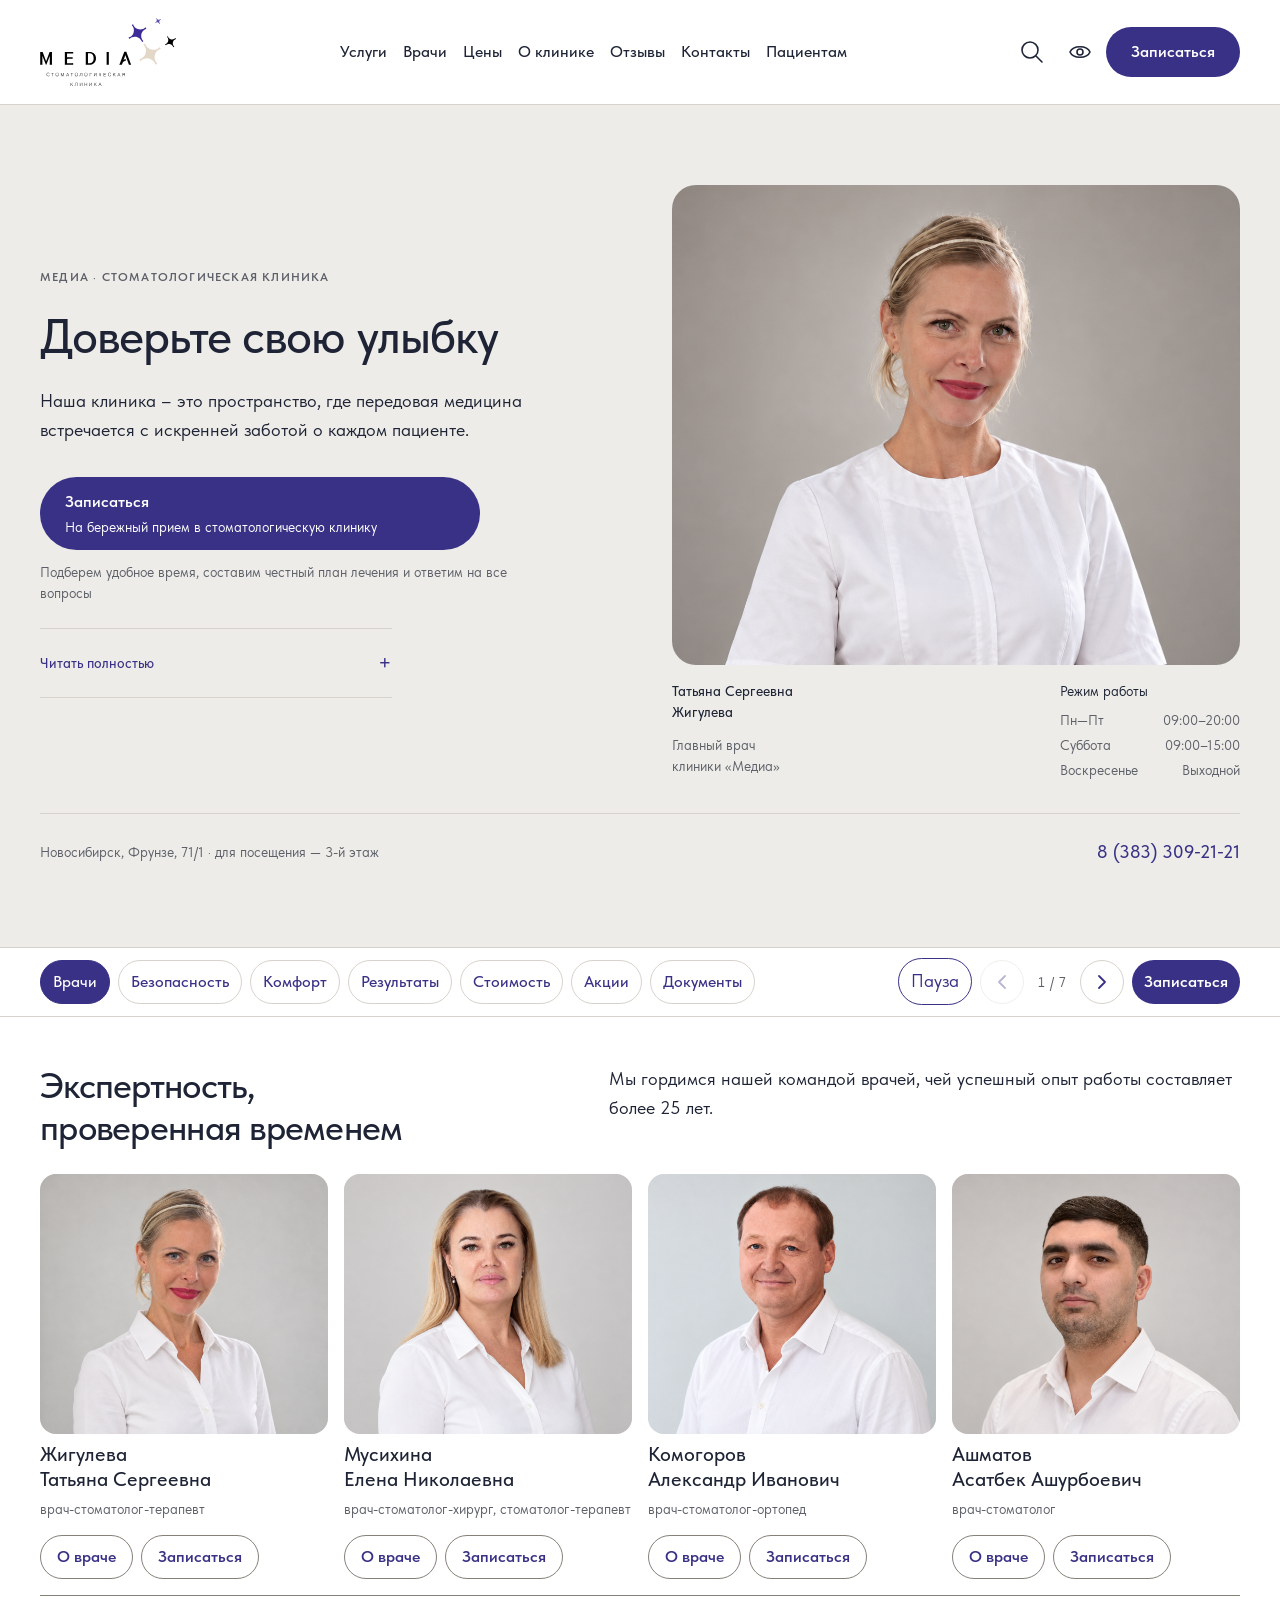
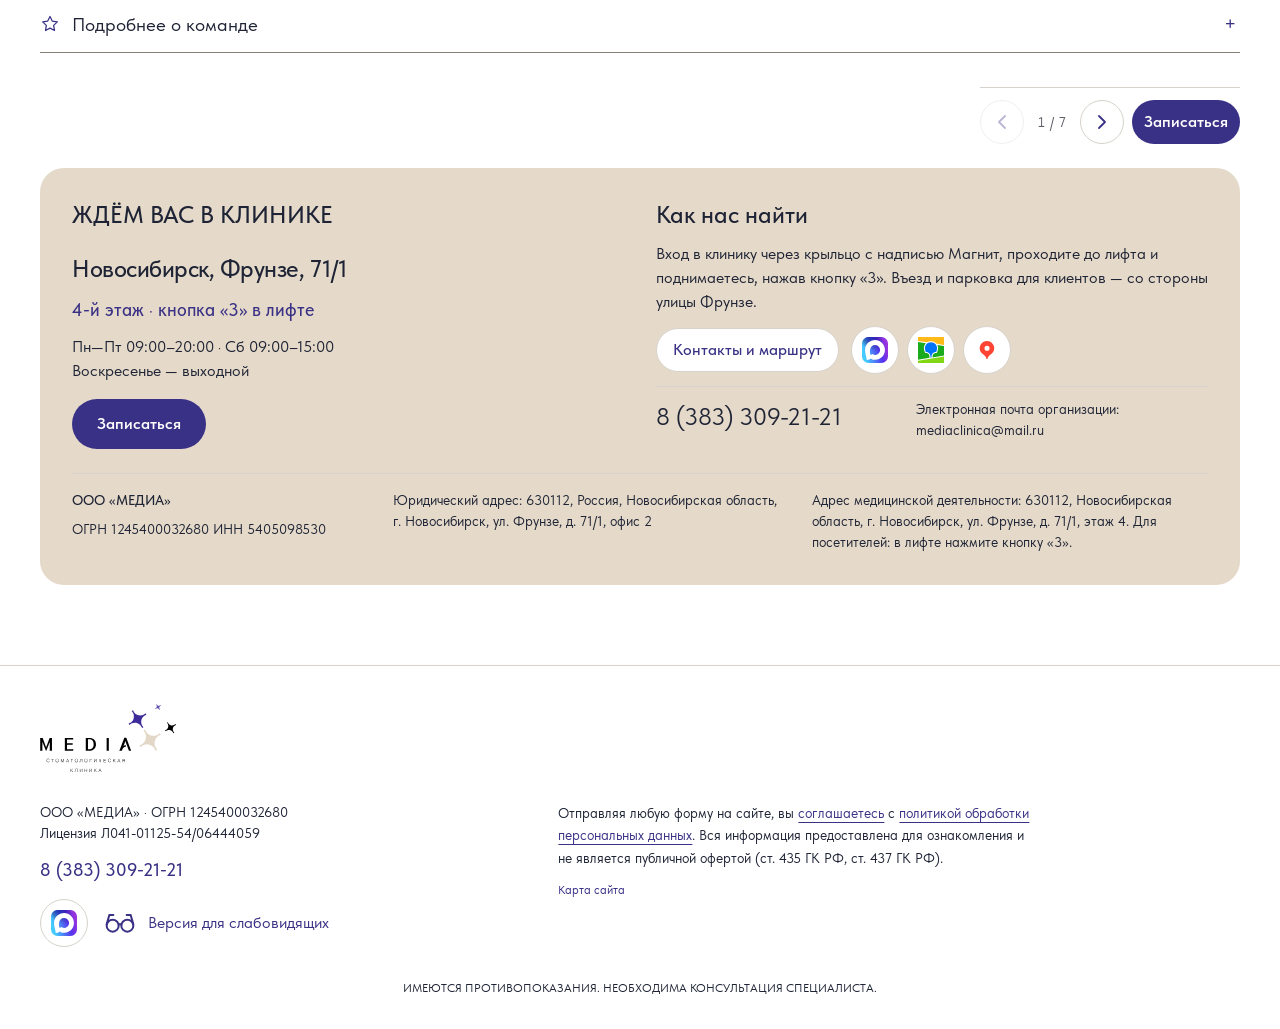
<file: index.html>
<!doctype html>
<html lang="ru"><head><meta charset="utf-8"><meta name="viewport" content="width=device-width,initial-scale=1"><meta name="robots" content="noindex,nofollow"><title>Стоматология Медиа — прототип сайта · этап 3</title><link rel="stylesheet" href="tokens.css"><link rel="stylesheet" href="page.css"><link rel="stylesheet" href="components.css?v=20261102b"><link rel="stylesheet" href="accessibility.css"></head><body>























<a class="skip" href="#main">Перейти к содержанию</a>























<header class="header"><div class="container header-inner"><button class="icon-button menu-open" aria-label="Открыть меню" aria-expanded="false" id="menu-open"><span class="menu-icon"></span></button><a href="index.html" class="brand" aria-label="Медиа — главная"><img src="media-current.svg" alt="Медиа, стоматологическая клиника" width="136" height="80"></a><nav class="desktop-nav" aria-label="Основная навигация"><a href="services.html">Услуги</a><a href="doctors.html">Врачи</a><a href="prices.html">Цены</a><a href="about.html">О клинике</a><a href="reviews.html">Отзывы</a><a href="contacts.html">Контакты</a><a href="patients.html">Пациентам</a></nav><div class="header-actions"><button class="icon-button search-open" aria-label="Поиск по сайту" id="search-open"><img src="search.svg" alt=""></button><button class="icon-button" aria-label="Настройки доступности" data-accessibility="" aria-haspopup="dialog" aria-controls="accessibility-dialog"><img src="eye.svg" alt=""></button><button class="button" data-book>Записаться</button><button class="icon-button contact-open" id="contact-open" aria-label="Связаться с клиникой" aria-haspopup="dialog" aria-controls="contact-dialog"><img src="phone.svg" alt=""></button></div></div></header>























<main id="main" data-page-id="P01"><section class="hero section" id="HP01"><div class="container"><div class="hero-grid"><div class="hero-copy"><p class="eyebrow">МЕДИА · СТОМАТОЛОГИЧЕСКАЯ КЛИНИКА</p><h1>Доверьте свою улыбку</h1><p class="lead">Наша клиника – это пространство, где передовая медицина встречается с искренней заботой о каждом пациенте.</p><button class="button hero-cta hero-book" data-book=""><span class="cta-main">Записаться</span><span class="cta-sub">На бережный прием в стоматологическую клинику</span></button><p class="small hero-caption">Подберем удобное время, составим честный план лечения и ответим на все вопросы</p><details class="greeting"><summary data-collapsible-label="Читать полностью">Читать полностью</summary><p class="original-headline">Доверьте свою улыбку профессионалам с большим опытом работы и безупречной репутацией!</p><p class="greeting">«Здравствуйте! Меня зовут Татьяна Сергеевна Жигулева, я главный врач стоматологической клиники «Медиа». Наша клиника – это пространство, где современная медицина встречается с искренней заботой о каждом пациенте. Уже более 25 лет мы помогаем взрослым людям обретать уверенность в себе, полностью избавившись от страха перед стоматологами. Мы создаем место, где ваше лечение будет абсолютно безопасным и результативным. Наша главная цель – сделать ваше лечение именно таким. Добро пожаловать в стоматологическую клинику «Медиа», где лечат с уважением и заботой!»</p></details></div><figure class="hero-figure"><img class="hero-image content-photo" src="hero-concept-color-v2.5.png" alt="Синтетический портретный концепт по референсу Жигулевой" width="1024" height="1536"><figcaption><div class="signature"><span>Татьяна Сергеевна<br>Жигулева</span><span>Главный врач<br>клиники «Медиа»</span></div><div class="hours"><span>Режим работы</span><div><b>Пн—Пт</b><span>09:00–20:00</span></div><div><b>Суббота</b><span>09:00–15:00</span></div><div><b>Воскресенье</b><span>Выходной</span></div></div></figcaption></figure></div><div class="hero-bottom"><span>Новосибирск, Фрунзе, 71/1 · для посещения — 3-й этаж</span><a href="tel:+73833092121">8 (383) 309-21-21</a></div></div></section>























<div class="story-deck" id="clinic-sections" aria-label="Разделы клиники"><div class="story-toolbar" hidden=""><div class="container"><div class="story-tabs" aria-label="Разделы клиники"><button class="story-tab" type="button" data-story-target="HP03" id="story-tab-HP03">Врачи</button><button class="story-tab" type="button" data-story-target="HP02" id="story-tab-HP02">Безопасность</button><button class="story-tab" type="button" data-story-target="HP04" id="story-tab-HP04">Комфорт</button><button class="story-tab" type="button" data-story-target="HP05" id="story-tab-HP05">Результаты</button><button class="story-tab" type="button" data-story-target="HP06" id="story-tab-HP06">Стоимость</button><button class="story-tab" type="button" data-story-target="HP07" id="story-tab-HP07">Акции</button><button class="story-tab" type="button" data-story-target="HP08" id="story-tab-HP08">Документы</button></div><div class="story-controls" data-story-controls="top"><button class="story-play" type="button" data-story-play aria-pressed="false">Пауза</button><button class="icon-button story-arrow" type="button" data-story-prev="" aria-label="Предыдущий раздел"><svg xmlns="http://www.w3.org/2000/svg" viewbox="0 0 24 24" aria-hidden="true" focusable="false"><path d="M15 6l-6 6 6 6" fill="none" stroke="currentColor" stroke-width="1.8" stroke-linecap="round" stroke-linejoin="round"></path></svg></button><span class="story-count" data-story-count="" aria-hidden="true">1 / 7</span><button class="icon-button story-arrow" type="button" data-story-next="" aria-label="Следующий раздел"><svg xmlns="http://www.w3.org/2000/svg" viewbox="0 0 24 24" aria-hidden="true" focusable="false"><path d="M9 6l6 6-6 6" fill="none" stroke="currentColor" stroke-width="1.8" stroke-linecap="round" stroke-linejoin="round"></path></svg></button><button class="button story-book" type="button" data-book="">Записаться</button></div></div></div><div class="story-viewport"><section id="HP03" class="section team-section story-slide" data-story-slide=""><div class="container"><header class="slide-heading"><div class="slide-title"><h2>Экспертность, проверенная временем</h2></div><div class="slide-intro"><p class="block-intro">Мы гордимся нашей командой врачей, чей успешный опыт работы составляет более 25 лет.</p></div></header><div class="slide-main template-doctors"><div class="doctors"><article class="doctor" aria-labelledby="doctor-name-0"><div class="doctor-photo" data-photo><img src="zhiguleva-formal-v2.6.png" alt="Жигулева Татьяна Сергеевна: синтетический деловой портрет по предоставленному фото" class="content-photo"><img src="zhiguleva.webp" alt="Жигулева Татьяна Сергеевна: предоставленный фотореференс" class="alternate content-photo"></div><h3 id="doctor-name-0">Жигулева<br> Татьяна Сергеевна</h3><p class="role">врач-стоматолог-терапевт</p><div class="doctor-actions"><button type="button" class="button secondary" data-profile-dialog="zhiguleva-dialog-0">О враче</button><button class="button secondary" data-book data-doctor="Жигулева Татьяна Сергеевна">Записаться</button></div></article><article class="doctor" aria-labelledby="doctor-name-1"><div class="doctor-photo" data-photo><img src="musikhina-formal-v2.6.png" alt="Мусихина Елена Николаевна: синтетический деловой портрет по предоставленному фото" class="content-photo"><img src="musikhina.jpg" alt="Мусихина Елена Николаевна: предоставленный фотореференс" class="alternate content-photo"></div><h3 id="doctor-name-1">Мусихина<br> Елена Николаевна</h3><p class="role">врач-стоматолог-хирург, стоматолог-терапевт</p><div class="doctor-actions"><button type="button" class="button secondary" data-profile-dialog="musikhina-dialog-0">О враче</button><button class="button secondary" data-book data-doctor="Мусихина Елена Николаевна">Записаться</button></div></article><article class="doctor" aria-labelledby="doctor-name-2"><div class="doctor-photo" data-photo><img src="komogorov-formal-v2.6.png" alt="Комогоров Александр Иванович: синтетический деловой портрет по предоставленному фото" class="content-photo"><img src="komogorov.jpg" alt="Комогоров Александр Иванович: предоставленный фотореференс" class="alternate content-photo"></div><h3 id="doctor-name-2">Комогоров<br> Александр Иванович</h3><p class="role">врач-стоматолог-ортопед</p><div class="doctor-actions"><button type="button" class="button secondary" data-profile-dialog="komogorov-dialog-0">О враче</button><button class="button secondary" data-book data-doctor="Комогоров Александр Иванович">Записаться</button></div></article><article class="doctor" aria-labelledby="doctor-name-3"><div class="doctor-photo" data-photo><img src="ashmatov-formal-v2.6.png" alt="Ашматов Асатбек Ашурбоевич: синтетический деловой портрет по предоставленному фото" class="content-photo"><img src="ashmatov.jpg" alt="Ашматов Асатбек Ашурбоевич: предоставленный фотореференс" class="alternate content-photo"></div><h3 id="doctor-name-3">Ашматов<br> Асатбек Ашурбоевич</h3><p class="role">врач-стоматолог</p><div class="doctor-actions"><button type="button" class="button secondary" data-profile-dialog="ashmatov-dialog-0">О враче</button><button class="button secondary" data-book data-doctor="Ашматов Асатбек Ашурбоевич">Записаться</button></div></article></div><details class="team-details"><summary data-collapsible-label="Подробнее о команде" class="disclosure-row"><img src="bullet-expertise.svg" alt="" class="bullet-icon disclosure-icon"><span class="disclosure-label">Подробнее о команде</span><span class="disclosure-symbol" aria-hidden="true">+</span></summary><ul class="bullet-list"><li><img src="bullet-expertise.svg" class="bullet-icon" alt=""><div class="bullet-text">Высокая квалификация: наши специалисты регулярно проходят стажировки и владеют самыми современными методиками лечения.</div></li><li><img src="bullet-expertise.svg" class="bullet-icon" alt=""><div class="bullet-text">Индивидуальный подход: мы не предлагаем шаблонных решений — для каждого пациента разрабатывается персональный, понятный и честный план лечения.</div></li><li><img src="bullet-expertise.svg" class="bullet-icon" alt=""><div class="bullet-text">Преемственность и наставничество: наши ведущие эксперты не просто лечат, но и передают свой многолетний опыт коллегам, формируя единый высочайший стандарт качества в клинике.</div></li><li><img src="bullet-expertise.svg" class="bullet-icon" alt=""><div class="bullet-text">Доверие поколений: за 25 лет работы наши первые пациенты уже приводят к нам своих взрослых детей и внуков, доверяя «Медиа» самое ценное — здоровье своей семьи.</div></li></ul></details></div></div></section>







































































<section id="HP02" class="section safety story-slide" data-story-slide=""><div class="container"><header class="slide-heading"><div class="slide-title"><h2>Абсолютная безопасность</h2></div><div class="slide-intro"><p class="block-intro">Ваше здоровье — наш главный приоритет. В нашей клинике внедрены строжайшие международные протоколы стерилизации.</p></div></header><div class="slide-main template-standard"><div class="section-visual media-figure media-figure--gallery" aria-label="Временная фотогалерея стерилизации">























<figure><img class="content-photo" src="sterile-equipment.jpg" width="1200" height="800" alt="Стоковый пример: загрузка стерилизационного оборудования"><figcaption>Стерилизационное оборудование</figcaption></figure>























<figure><img class="content-photo" src="sterile-preparation.jpg" width="1200" height="800" alt="Стоковый пример: подготовка упакованных инструментов"><figcaption>Подготовка и упаковка</figcaption></figure>























<figure><img class="content-photo" src="sterile-tools.jpg" width="1200" height="801" alt="Стоковый пример: инструменты в индивидуальной упаковке"><figcaption>Стерильные инструменты</figcaption></figure>























</div><div class="copy slide-copy"><ul class="bullet-list"><li class="disclosure-item"><div class="bullet-text"><p class="visible-point"><strong>Стерильная чистота.</strong> использование сертифицированного оборудования нового поколения и одноразовых расходных материалов для каждого пациента.</p></div></li><li class="disclosure-item"><div class="bullet-text"><p class="visible-point"><strong>Многоступенчатый контроль.</strong> каждый инструмент проходит полный цикл дезинфекции и запечатывается в индивидуальный крафт-пакет, который вскрывается строго при вас.</p></div></li></ul><a class="text-link" href="patients.html">Информация для пациентов </a></div></div></div></section>







































































<section id="HP04" class="section comfort story-slide" data-story-slide=""><div class="container"><header class="slide-heading"><div class="slide-title"><h2>Безупречный комфорт на пути к идеальной улыбке</h2></div><div class="slide-intro"><p class="block-intro">В стоматологической клинике «Медиа» мы продумали каждую деталь, чтобы лечение проходило в спокойной и комфортной обстановке.</p></div></header><div class="slide-main template-standard"><figure class="section-visual media-figure media-figure--photo" data-crop="room"><img src="room-concept-color-v2.5.png" alt="Иллюстративный концепт спокойной атмосферы приёма" class="content-photo"></figure><div class="copy slide-copy"><ul class="bullet-list"><li class="disclosure-item"><div class="bullet-text"><p class="visible-point"><strong>Лечение без страха.</strong> Индивидуально подбираем современные анестетики, чтобы минимизировать неприятные ощущения.</p></div></li><li class="disclosure-item"><div class="bullet-text"><p class="visible-point"><strong>Моделируем вашу улыбку.</strong> Вы сможете заранее оценить и согласовать форму и цвет зубов.</p></div></li><li class="disclosure-item"><div class="bullet-text"><p class="visible-point"><strong>Атмосфера релакса.</strong> Удобные анатомические кресла, уютный интерьер и просмотр фильмов во время процедур.</p></div></li><li class="disclosure-item"><div class="bullet-text"><p class="visible-point"><strong>Ценим ваше время.</strong> Принимаем по записи, без лишнего ожидания, и напоминаем о предстоящем визите.</p></div></li></ul></div></div></div></section>







































































<section id="HP05" class="section results story-slide" data-story-slide=""><div class="container"><header class="slide-heading"><div class="slide-title"><h2>Результаты преображений: улыбки, которые меняют жизнь</h2></div><div class="slide-intro"><p class="block-intro">За каждой работой — ювелирная точность, восстановленное здоровье и абсолютная уверенность пациента в себе:</p></div></header><div class="slide-main template-standard"><figure class="section-visual media-figure media-figure--photo" data-crop="smile"><img src="smile-concept-color-v2.5.png" alt="Иллюстрация эстетики улыбки; не документальный результат лечения пациента" class="content-photo"></figure><div class="results-content slide-copy"><ul class="bullet-list"><li class="disclosure-item"><div class="bullet-text"><p class="visible-point"><strong>Керамические виниры.</strong> исправление формы, маскировка сколов и создание естественного цвета, который не потускнеет со временем.</p></div></li><li class="disclosure-item"><div class="bullet-text"><p class="visible-point"><strong>Художественная реставрация.</strong> незаметное восстановление зубов после кариеса материалами премиум-класса.</p></div></li><li class="disclosure-item"><div class="bullet-text"><p class="visible-point"><strong>Безопасное отбеливание.</strong> бережное осветление эмали до 8 оттенков без повышения чувствительности.</p></div></li></ul></div></div></div></section>







































































<section id="HP06" class="section transparency information story-slide" data-story-slide=""><div class="container"><header class="slide-heading"><div class="slide-title"><h2>Честная медицина: прозрачность и открытость</h2></div><div class="slide-intro"><p class="block-intro">Мы ценим ваше доверие и строим отношения на принципах открытости. В стоматологической клинике «Медиа» вы защищены от скрытых доплат:</p></div></header><div class="slide-main template-standard"><aside class="price-panel section-visual media-figure media-figure--panel"><h3>Понятная стоимость.<br>Открытый прайс.</h3><div class="panel-links"><a class="panel-link" href="#HP03">Врачи </a><a class="panel-link" href="prices.html">Прайс</a><a class="panel-link" href="reviews.html">Отзывы пациентов </a><a class="panel-link" href="patients.html#paid">Правила оказания платных услуг </a></div></aside><div class="copy slide-copy"><ul class="bullet-list"><li class="disclosure-item"><div class="bullet-text"><p class="visible-point"><strong>Фиксированная стоимость.</strong> цена фиксируется в официальном плане лечения до начала любых манипуляций. Она не изменится, даже если курс лечения займет несколько месяцев.</p></div></li><li class="disclosure-item"><div class="bullet-text"><p class="visible-point"><strong>Поэтапная оплата.</strong> вам не нужно оплачивать всё лечение сразу. Мы предлагаем удобную оплату по факту выполненных работ или комфортные условия рассрочки.</p></div></li><li class="disclosure-item"><div class="bullet-text"><p class="visible-point"><strong>Никаких лишних услуг.</strong> наши врачи с 25-летним опытом назначают только то, что действительно необходимо для здоровья и эстетики вашей улыбки. Каждое действие аргументировано.</p></div></li></ul></div></div></div></section>







































































<section id="HP07" class="section offers story-slide" data-story-slide=""><div class="container"><header class="slide-heading"><div class="slide-title"><h2>Акции</h2></div><div class="slide-intro"><p class="offers-intro">Мы хотим, чтобы ваше знакомство со стоматологической клиникой «Медиа» было максимально приятным и выгодным:</p></div></header><div class="slide-main template-offers"><div class="offer-list"><article class="offer" data-offer-card="1"><figure class="offer-visual"><img class="offer-image content-photo" src="safety-concept-color-v2.5.png" alt="Иллюстрация предложения клиники"></figure><div class="offer-copy"><h3>Профессиональная гигиена</h3><details class="offer-details"><summary data-collapsible-label="Тест-драйв на профилактику:" aria-label="Тест-драйв на профилактику: — раскрыть условия" class="disclosure-row disclosure-plain"><span class="disclosure-label">Тест-драйв на профилактику:</span><span class="disclosure-symbol" aria-hidden="true">+</span></summary><p class="offer-short">Профессиональная гигиена</p><p>Специальные выгодные условия на комплексную профессиональную гигиену для всех! Познакомьтесь с нашими стандартами бережного ухода и оцените чистоту и свежесть с первого визита</p></details><details class="offer-details"><summary data-collapsible-label="Комплексная гигиена «Все включено»:" aria-label="Комплексная гигиена «Все включено»: — раскрыть условия" class="disclosure-row disclosure-plain"><span class="disclosure-label">Комплексная гигиена «Все включено»:</span><span class="disclosure-symbol" aria-hidden="true">+</span></summary><p class="offer-short">Очищение + ProfiFlex + фторирование</p><p>Бережное ультразвуковое очищение + ProfiFlex + фторирование по специальной фиксированной цене 4599 ₽ для новых пациентов</p></details><div class="offer-bottom"><div class="price-stack"><span class="price-context">Комплексная гигиена «Все включено»</span><strong>4 599 ₽</strong></div><button class="button" data-book data-doctor="" data-offer="Профессиональная гигиена — тест-драйв и «Все включено»">Записаться </button></div></div></article><article class="offer" data-offer-card="2"><figure class="offer-visual"><img class="offer-image content-photo" src="offer-restoration-color-v2.5.png" alt="Иллюстрация предложения клиники"></figure><div class="offer-copy"><h3>Тест-драйв «Лечение без страха»:</h3><details class="offer-details"><summary data-collapsible-label="Первое лечение кариеса" aria-label="Первое лечение кариеса — раскрыть подробности" class="disclosure-row disclosure-plain"><span class="disclosure-label">Первое лечение кариеса</span><span class="disclosure-symbol" aria-hidden="true">+</span></summary><p>Скидка 20% на лечение вашего первого кариеса! Оцените безупречное качество премиальных пломбировочных материалов, абсолютное отсутствие боли и экспертность врачей с 25-летним опытом по максимально привлекательной цене.</p></details><div class="offer-bottom"><div class="price-stack"><strong>−20%</strong></div><button class="button" data-book data-doctor="" data-offer="Тест-драйв «Лечение без страха»:">Записаться </button></div></div></article><article class="offer" aria-describedby="whitening-restriction" data-offer-card="3"><figure class="offer-visual"><img class="offer-image content-photo" src="smile-concept-color-v2.5.png" alt="Иллюстрация предложения клиники"></figure><div class="offer-copy"><h3>Тест-драйв «Белоснежная улыбка»:</h3><details class="offer-details"><summary data-collapsible-label="Экспресс-отбеливание" aria-label="Экспресс-отбеливание — раскрыть подробности" class="disclosure-row disclosure-plain"><span class="disclosure-label">Экспресс-отбеливание</span><span class="disclosure-symbol" aria-hidden="true">+</span></summary><p>Профессиональное экспресс отбеливание зоны улыбки по фиксированной цене в честь открытия 10999 ₽ вместо 17000 ₽. Попробуйте бережное осветление эмали, чтобы получить мгновенный результат!</p></details><p class="offer-restriction" id="whitening-restriction">*Имеются противопоказания. Необходима консультация специалиста.</p><div class="offer-bottom"><div class="price-stack"><del>17 000 ₽</del><strong>10 999 ₽</strong></div><button class="button" data-book data-doctor="" data-offer="Тест-драйв «Белоснежная улыбка»:">Записаться </button></div></div></article></div></div></div></section><section id="HP08" class="section official story-slide" data-story-slide=""><div class="container"><header class="slide-heading"><div class="slide-title"><h2>Официально и надежно</h2></div><div class="slide-intro"><p class="official-intro">Стоматологическая клиника «Медиа» работает на основании медицинской лицензии и соблюдает установленные требования.</p></div></header><div class="slide-main template-standard"><aside class="license-panel section-visual media-figure media-figure--panel"><span>ООО «МЕДИА»</span><h3>Лицензия на медицинскую деятельность</h3><p>Л041-01125-54/06444059<br>от 04.09.2026</p><p>Министерство здравоохранения<br>Новосибирской области</p><a class="panel-link" href="patients.html#license">Открыть выписку PDF </a><a class="panel-link" href="patients.html">Обязательная информация </a></aside><div class="copy slide-copy"><ul class="bullet-list"><li class="disclosure-item"><div class="bullet-text"><p class="visible-point"><strong>Официальная лицензия.</strong> Ознакомиться с лицензией и приложениями можно в клинике или на нашем сайте.</p></div></li><li class="disclosure-item"><div class="bullet-text"><p class="visible-point"><strong>Сертификаты качества.</strong> Используем материалы с необходимыми документами, подтверждающими их соответствие установленным требованиям.</p></div></li><li class="disclosure-item"><div class="bullet-text"><p class="visible-point"><strong>Налоговый вычет.</strong> Подготавливаем документы, необходимые для оформления налогового вычета за лечение.</p></div></li></ul></div></div></div></section></div><div class="story-bottom container" hidden=""><div class="story-controls" data-story-controls="bottom"><button class="icon-button story-arrow" type="button" data-story-prev="" aria-label="Предыдущий раздел"><svg xmlns="http://www.w3.org/2000/svg" viewbox="0 0 24 24" aria-hidden="true" focusable="false"><path d="M15 6l-6 6 6 6" fill="none" stroke="currentColor" stroke-width="1.8" stroke-linecap="round" stroke-linejoin="round"></path></svg></button><span class="story-count" data-story-count="" aria-hidden="true">1 / 7</span><button class="icon-button story-arrow" type="button" data-story-next="" aria-label="Следующий раздел"><svg xmlns="http://www.w3.org/2000/svg" viewbox="0 0 24 24" aria-hidden="true" focusable="false"><path d="M9 6l6 6-6 6" fill="none" stroke="currentColor" stroke-width="1.8" stroke-linecap="round" stroke-linejoin="round"></path></svg></button><button class="button story-book" type="button" data-book="">Записаться</button></div></div><p class="story-sr-only" data-story-status="" aria-live="polite" aria-atomic="true"></p></div><section class="section contacts-section" aria-label="Ждём вас в клинике"><div class="container"><div class="contact" id="contact"><div class="contact-primary"><span>ЖДЁМ ВАС В КЛИНИКЕ</span><h2>Новосибирск, Фрунзе, 71/1</h2><p class="floor">4-й этаж · кнопка «3» в лифте</p><p>Пн—Пт 09:00–20:00 · Сб 09:00–15:00<br>Воскресенье — выходной</p><div class="contact-actions"><button class="button" data-book data-doctor="" data-offer="">Записаться </button></div></div><div class="contact-side"><h3>Как нас найти</h3><p>Вход в клинику через крыльцо с надписью Магнит, проходите до лифта и поднимаетесь, нажав кнопку «3». Въезд и парковка для клиентов — со стороны улицы Фрунзе.</p><div class="contact-route-actions"><a class="text-link" href="contacts.html">Контакты и маршрут </a><div class="service-icons"><button class="social-circle" data-service-pending="MAX" aria-label="MAX: ссылка будет добавлена"><img src="MAX.svg" alt=""></button><button class="social-circle" data-service-pending="2ГИС" aria-label="2ГИС: ссылка будет добавлена"><img src="2gis.svg" alt=""></button><button class="social-circle" data-service-pending="Яндекс Карты" aria-label="Яндекс Карты: ссылка будет добавлена"><img src="yandex-maps.svg" alt=""></button></div></div><div class="contact-direct"><p class="contact-phone"><a href="tel:+73833092121">8 (383) 309-21-21</a></p><p>Электронная почта организации:<br><a href="mailto:mediaclinica@mail.ru">mediaclinica@mail.ru</a></p></div></div><div class="contact-requisites" aria-label="Реквизиты организации"><div class="requisites-identity"><p class="requisites-name">ООО «МЕДИА»</p><p>ОГРН 1245400032680 ИНН 5405098530</p></div><p>Юридический адрес: 630112, Россия, Новосибирская область, г. Новосибирск, ул. Фрунзе, д. 71/1, офис 2</p><p>Адрес медицинской деятельности: 630112, Новосибирская область, г. Новосибирск, ул. Фрунзе, д. 71/1, этаж 4. Для посетителей: в лифте нажмите кнопку «3».</p></div></div></div></section></main>























<footer class="site-footer"><div class="container"><div class="footer-top"><img src="media-current.svg" alt="Медиа"></div><div class="footer-bottom"><div class="footer-org">ООО «МЕДИА» · ОГРН 1245400032680<br>Лицензия Л041-01125-54/06444059<a class="footer-phone" href="tel:+73833092121">8 (383) 309-21-21</a><div class="footer-max"><button class="social-circle" data-service-pending="MAX" aria-label="MAX: ссылка будет добавлена"><img src="MAX.svg" alt=""></button><button class="accessibility-button" id="readability" aria-label="Настройки доступности" data-accessibility="" aria-haspopup="dialog" aria-controls="accessibility-dialog"><img src="accessibility-glasses.svg" alt=""><span>Версия для слабовидящих</span></button></div></div><div><div class="footer-legal-content"><p class="footer-legal">Отправляя любую форму на сайте, вы <a href="patients.html#consent">соглашаетесь</a> с <a href="privacy.html">политикой обработки персональных данных</a>. Вся информация предоставлена для ознакомления и не является публичной офертой (ст. 435 ГК РФ, ст. 437 ГК РФ).</p><a class="sitemap-link" href="sitemap.html">Карта сайта</a></div></div></div><p class="warning">ИМЕЮТСЯ ПРОТИВОПОКАЗАНИЯ. НЕОБХОДИМА КОНСУЛЬТАЦИЯ СПЕЦИАЛИСТА.</p></div></footer>







































































<dialog id="menu-dialog" aria-label="Меню сайта"><button class="close" aria-label="Закрыть меню">×</button><h2>Медиа</h2><div class="menu-tools"><button data-mobile-search class="button secondary menu-search">Поиск по сайту</button></div><nav class="mobile-nav"><a href="services.html">Услуги</a><a href="doctors.html">Врачи</a><a href="prices.html">Цены</a><a href="about.html">О клинике</a><a href="reviews.html">Отзывы</a><a href="contacts.html">Контакты</a><a href="patients.html">Пациентам</a></nav><button class="button" data-book data-doctor="" data-offer="">Записаться </button></dialog>







































































<dialog id="booking-dialog" aria-labelledby="booking-title"><button class="close" aria-label="Закрыть запись">×</button><p class="eyebrow">ДЕМОНСТРАЦИЯ ЗАПИСИ</p><h2 id="booking-title">Запись на приём</h2><p id="booking-context"></p><p>Онлайн-запись в этом макете не подключена. Для записи позвоните: <a href="tel:+73833092121">8 (383) 309-21-21</a>.</p><button class="button" id="fallback-open">Оставить заявку администратору</button><form id="fallback-form" hidden novalidate><p>Демонстрационная форма. Не вводите настоящие контактные данные.</p><label for="visitor-name">Имя</label><input id="visitor-name" name="name" autocomplete="off" placeholder="Тестовое имя" required><label for="visitor-phone">Телефон</label><input id="visitor-phone" name="phone" type="tel" autocomplete="off" placeholder="Тестовый номер" required><div class="checkbox"><input type="checkbox" name="consent" required id="demo-consent"><span><label for="demo-consent" class="consent-label">Демонстрационное согласие. </label><a class="text-link" href="patients.html#consent">Текст согласия </a> и <a class="text-link" href="privacy.html">Политика </a></span></div><p class="form-error" role="alert" id="form-error"></p><button class="button" type="submit">Проверить форму без отправки</button><p role="status" id="form-status"></p></form></dialog>







































































<dialog id="page-dialog" aria-labelledby="page-title"><button class="close" aria-label="Закрыть">×</button><p class="eyebrow">ПРОТОТИП ГЛАВНОЙ</p><h2 id="page-title"></h2><p id="page-info"></p><button class="button close-page">Вернуться к главной</button></dialog>







































































<dialog id="search-dialog" aria-labelledby="search-title"><button class="close" aria-label="Закрыть поиск">×</button><h2 id="search-title">Поиск по сайту</h2><label for="search-query">Что найти?</label><input id="search-query" type="search" placeholder="Например: гигиена"><div id="search-results" role="status"></div></dialog>







































































<dialog id="contact-dialog" aria-labelledby="contact-title"><button class="close" aria-label="Закрыть окно связи">×</button><h2 id="contact-title">Как вам удобно связаться с нами?</h2><div class="contact-choices"><button class="button secondary" data-service-pending="MAX">MAX — пока не подключён</button><a class="button" href="tel:+73833092121">Позвонить<br>8 (383) 309-21-21</a></div><p class="small">Ссылка на официальный чат MAX будет добавлена после получения от клиники.</p></dialog><dialog id="accessibility-dialog" aria-labelledby="accessibility-title"><button class="close" aria-label="Закрыть настройки доступности">×</button><h2 id="accessibility-title">Настройки доступности</h2><p class="small">Настройки общие для всех разделов и сохраняются в этом браузере.</p><form id="accessibility-form">























<label for="a11y-size">Размер текста</label><select id="a11y-size" name="size"><option value="100">100%</option><option value="125">125%</option><option value="150">150%</option><option value="200">200%</option></select>























<label for="a11y-theme">Цветовая схема</label><select id="a11y-theme" name="theme"><option value="normal">Фирменная</option><option value="light">Чёрный на белом</option><option value="dark">Белый на чёрном</option><option value="cream">Тёмно-синий на кремовом</option></select>























<label for="a11y-images">Фотографии</label><select id="a11y-images" name="images"><option value="show">Показывать</option><option value="gray">Чёрно-белые</option><option value="hide">Скрыть фотографии</option></select>























<label for="a11y-lines">Межстрочный интервал</label><select id="a11y-lines" name="lines"><option value="normal">Обычный</option><option value="wide">Увеличенный</option><option value="extra">Большой</option></select>























<label class="linear-choice" for="a11y-linear"><input id="a11y-linear" name="linear" type="checkbox">Все семь разделов одной лентой</label><p class="small">Последовательное чтение без переключения слайдов. Содержание не дублируется.</p><div class="a11y-actions"><button type="button" class="button secondary" id="a11y-reset">Сбросить настройки</button><button type="button" class="button" id="a11y-done">Готово</button></div><p id="a11y-status" role="status" class="small"></p></form></dialog><script src="app.js"></script><script src="slider.js?v=20261102b"></script><script src="final-inner.js" defer></script><script src="accessibility.js"></script><script src="frame.js"></script></body></html>
</file>
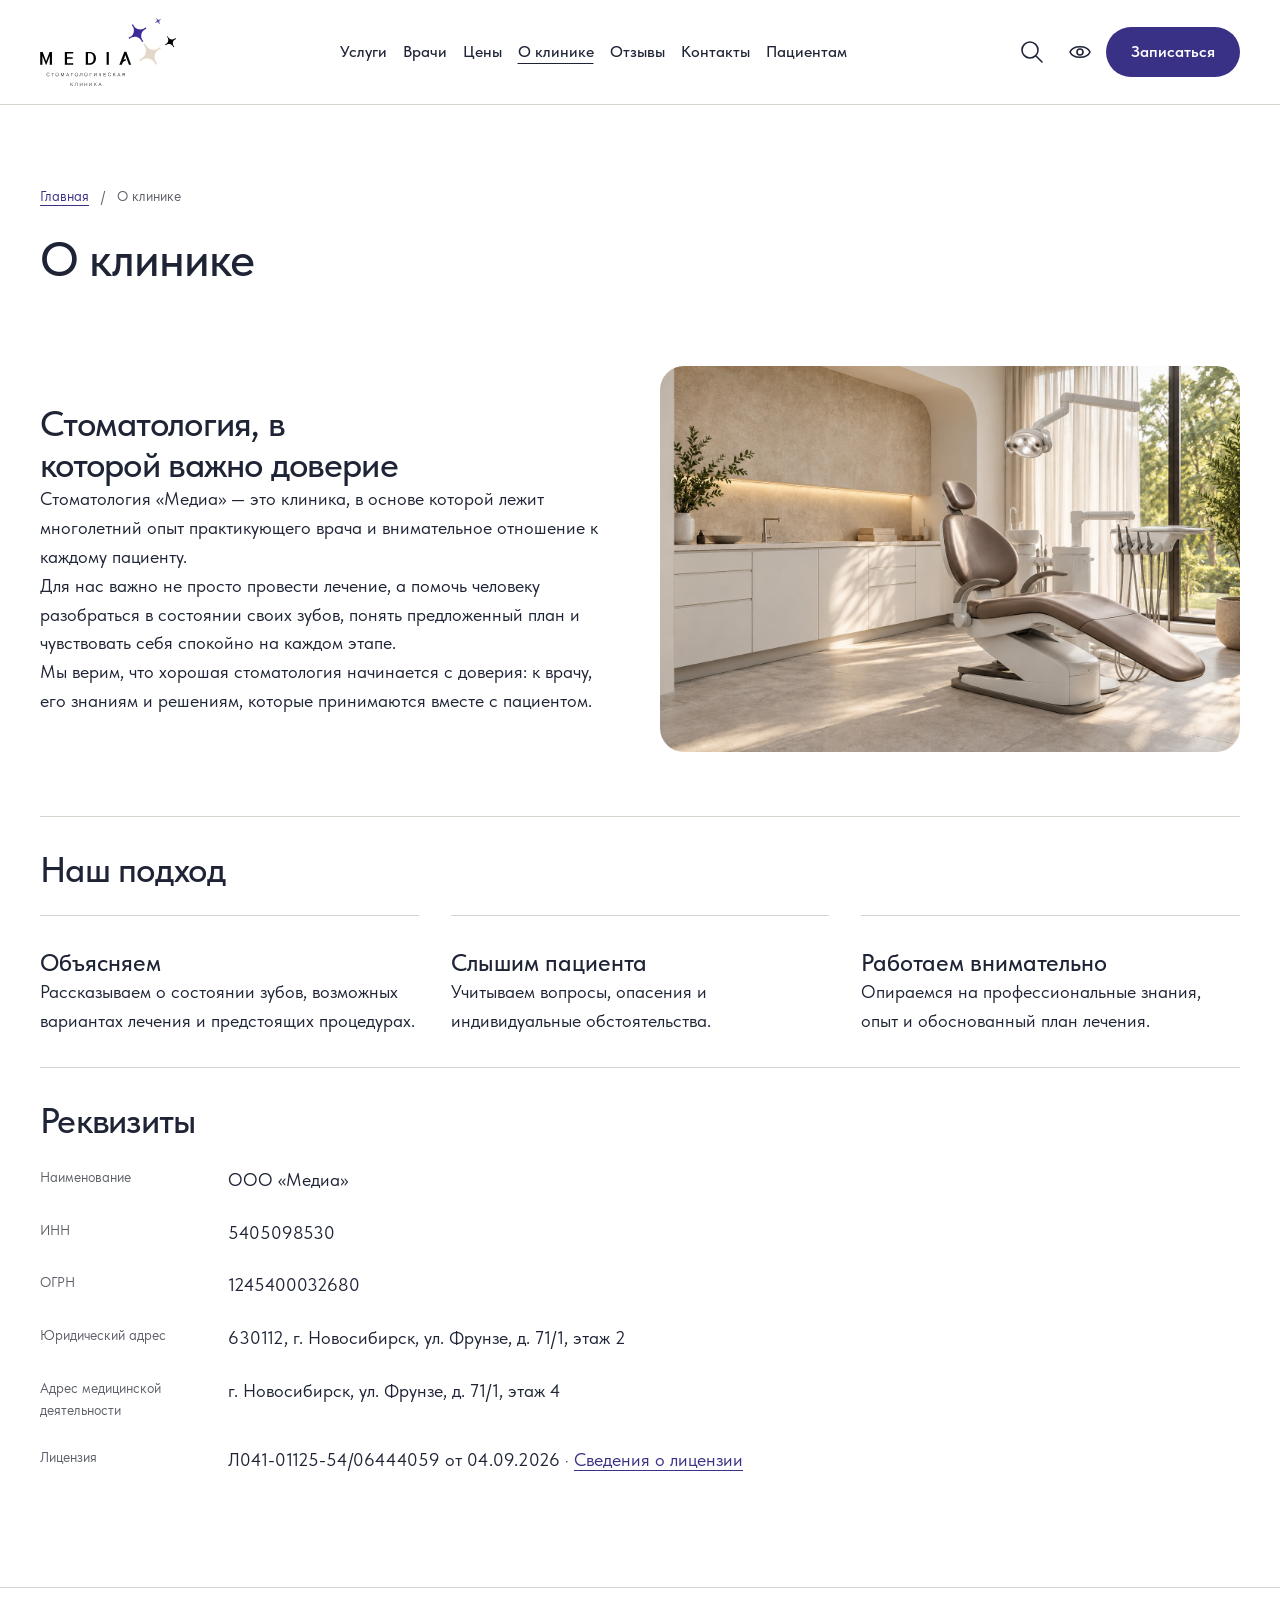
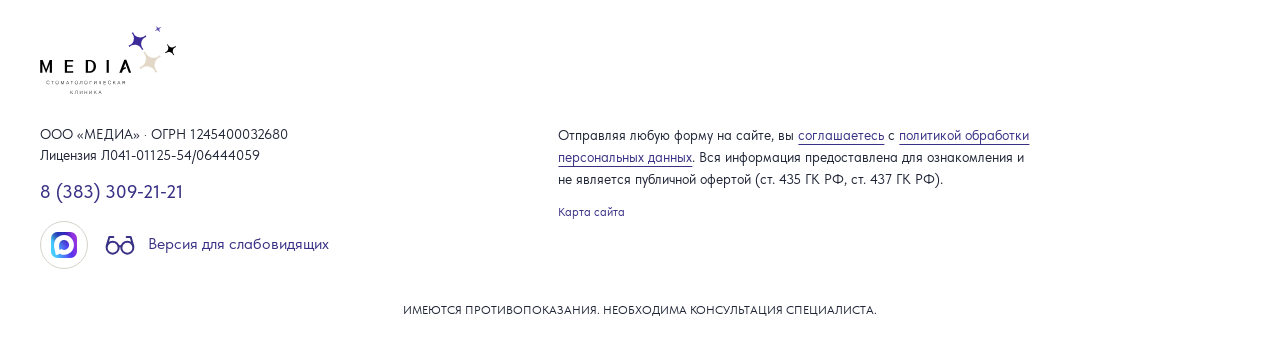
<file: about.html>
<!doctype html>
<html lang="ru"><head><meta charset="utf-8"><meta name="viewport" content="width=device-width,initial-scale=1"><meta name="robots" content="noindex,nofollow"><title>О клинике — Стоматология Медиа · прототип</title><link rel="stylesheet" href="tokens.css"><link rel="stylesheet" href="page.css"><link rel="stylesheet" href="components.css"><link rel="stylesheet" href="accessibility.css"><link rel="stylesheet" href="inner.css"><link rel="stylesheet" href="final-inner.css"></head><body>























<a class="skip" href="#main">Перейти к содержанию</a>























<header class="header"><div class="container header-inner"><button class="icon-button menu-open" aria-label="Открыть меню" aria-expanded="false" id="menu-open"><span class="menu-icon"></span></button><a href="index.html" class="brand" aria-label="Медиа — главная"><img src="media-current.svg" alt="Медиа, стоматологическая клиника" width="136" height="80"></a><nav class="desktop-nav" aria-label="Основная навигация"><a href="services.html">Услуги</a><a href="doctors.html">Врачи</a><a href="prices.html">Цены</a><a href="about.html" aria-current="page">О клинике</a><a href="reviews.html">Отзывы</a><a href="contacts.html">Контакты</a><a href="patients.html">Пациентам</a></nav><div class="header-actions"><button class="icon-button search-open" aria-label="Поиск по сайту" id="search-open"><img src="search.svg" alt=""></button><button class="icon-button" aria-label="Настройки доступности" data-accessibility="" aria-haspopup="dialog" aria-controls="accessibility-dialog"><img src="eye.svg" alt=""></button><button class="button" data-book>Записаться</button><button class="icon-button contact-open" id="contact-open" aria-label="Связаться с клиникой" aria-haspopup="dialog" aria-controls="contact-dialog"><img src="phone.svg" alt=""></button></div></div></header>























<main id="main" class="inner-main container" data-page-id="P05"><div class="page-intro" data-component="C-04"><nav class="breadcrumbs" aria-label="Хлебные крошки"><a href="index.html">Главная</a><span aria-hidden="true">/</span><span aria-current="page">О клинике</span></nav><h1>О клинике</h1></div><section class="about-story"><div><h2>Стоматология, в которой важно доверие</h2><p>Стоматология «Медиа» — это клиника, в основе которой лежит многолетний опыт практикующего врача и внимательное отношение к каждому пациенту.</p><p>Для нас важно не просто провести лечение, а помочь человеку разобраться в состоянии своих зубов, понять предложенный план и чувствовать себя спокойно на каждом этапе.</p><p>Мы верим, что хорошая стоматология начинается с доверия: к врачу, его знаниям и решениям, которые принимаются вместе с пациентом.</p></div><figure><img src="room-concept-color-v2.5.png" alt="" loading="lazy"></figure></section><section class="content-section"><h2>Наш подход</h2><div class="approach-grid"><div><h3>Объясняем</h3><p>Рассказываем о состоянии зубов, возможных вариантах лечения и предстоящих процедурах.</p></div><div><h3>Слышим пациента</h3><p>Учитываем вопросы, опасения и индивидуальные обстоятельства.</p></div><div><h3>Работаем внимательно</h3><p>Опираемся на профессиональные знания, опыт и обоснованный план лечения.</p></div></div></section><section class="content-section"><h2>Реквизиты</h2><dl class="facts"><div><dt>Наименование</dt><dd>ООО «Медиа»</dd></div><div><dt>ИНН</dt><dd>5405098530</dd></div><div><dt>ОГРН</dt><dd>1245400032680</dd></div><div><dt>Юридический адрес</dt><dd>630112, г. Новосибирск, ул. Фрунзе, д. 71/1, этаж 2</dd></div><div><dt>Адрес медицинской деятельности</dt><dd>г. Новосибирск, ул. Фрунзе, д. 71/1, этаж 4</dd></div><div><dt>Лицензия</dt><dd>Л041-01125-54/06444059 от 04.09.2026 · <a href="patients.html#license">Сведения о лицензии</a></dd></div></dl></section></main><footer class="site-footer"><div class="container"><div class="footer-top"><img src="media-current.svg" alt="Медиа"></div><div class="footer-bottom"><div class="footer-org">ООО «МЕДИА» · ОГРН 1245400032680<br>Лицензия Л041-01125-54/06444059<a class="footer-phone" href="tel:+73833092121">8 (383) 309-21-21</a><div class="footer-max"><button class="social-circle" data-service-pending="MAX" aria-label="MAX: ссылка будет добавлена"><img src="MAX.svg" alt=""></button><button class="accessibility-button" id="readability" aria-label="Настройки доступности" data-accessibility="" aria-haspopup="dialog" aria-controls="accessibility-dialog"><img src="accessibility-glasses.svg" alt=""><span>Версия для слабовидящих</span></button></div></div><div><div class="footer-legal-content"><p class="footer-legal">Отправляя любую форму на сайте, вы <a href="patients.html#consent">соглашаетесь</a> с <a href="privacy.html">политикой обработки персональных данных</a>. Вся информация предоставлена для ознакомления и не является публичной офертой (ст. 435 ГК РФ, ст. 437 ГК РФ).</p><a class="sitemap-link" href="sitemap.html">Карта сайта</a></div></div></div><p class="warning">ИМЕЮТСЯ ПРОТИВОПОКАЗАНИЯ. НЕОБХОДИМА КОНСУЛЬТАЦИЯ СПЕЦИАЛИСТА.</p></div></footer>







































































<dialog id="menu-dialog" aria-label="Меню сайта"><button class="close" aria-label="Закрыть меню">×</button><h2>Медиа</h2><div class="menu-tools"><button data-mobile-search class="button secondary menu-search">Поиск по сайту</button></div><nav class="mobile-nav"><a href="services.html">Услуги</a><a href="doctors.html">Врачи</a><a href="prices.html">Цены</a><a href="about.html" aria-current="page">О клинике</a><a href="reviews.html">Отзывы</a><a href="contacts.html">Контакты</a><a href="patients.html">Пациентам</a></nav><button class="button" data-book data-doctor="" data-offer="">Записаться </button></dialog>







































































<dialog id="booking-dialog" aria-labelledby="booking-title"><button class="close" aria-label="Закрыть запись">×</button><p class="eyebrow">ДЕМОНСТРАЦИЯ ЗАПИСИ</p><h2 id="booking-title">Запись на приём</h2><p id="booking-context"></p><p>Онлайн-запись в этом макете не подключена. Для записи позвоните: <a href="tel:+73833092121">8 (383) 309-21-21</a>.</p><button class="button" id="fallback-open">Оставить заявку администратору</button><form id="fallback-form" hidden novalidate><p>Демонстрационная форма. Не вводите настоящие контактные данные.</p><label for="visitor-name">Имя</label><input id="visitor-name" name="name" autocomplete="off" placeholder="Тестовое имя" required><label for="visitor-phone">Телефон</label><input id="visitor-phone" name="phone" type="tel" autocomplete="off" placeholder="Тестовый номер" required><div class="checkbox"><input type="checkbox" name="consent" required id="demo-consent"><span><label for="demo-consent" class="consent-label">Демонстрационное согласие. </label><a class="text-link" href="patients.html#consent">Текст согласия </a> и <a class="text-link" href="privacy.html">Политика </a></span></div><p class="form-error" role="alert" id="form-error"></p><button class="button" type="submit">Проверить форму без отправки</button><p role="status" id="form-status"></p></form></dialog>







































































<dialog id="page-dialog" aria-labelledby="page-title"><button class="close" aria-label="Закрыть">×</button><p class="eyebrow">ПРОТОТИП ГЛАВНОЙ</p><h2 id="page-title"></h2><p id="page-info"></p><button class="button close-page">Вернуться к главной</button></dialog>







































































<dialog id="search-dialog" aria-labelledby="search-title"><button class="close" aria-label="Закрыть поиск">×</button><h2 id="search-title">Поиск по сайту</h2><label for="search-query">Что найти?</label><input id="search-query" type="search" placeholder="Например: гигиена"><div id="search-results" role="status"></div></dialog>







































































<dialog id="contact-dialog" aria-labelledby="contact-title"><button class="close" aria-label="Закрыть окно связи">×</button><h2 id="contact-title">Как вам удобно связаться с нами?</h2><div class="contact-choices"><button class="button secondary" data-service-pending="MAX">MAX — пока не подключён</button><a class="button" href="tel:+73833092121">Позвонить<br>8 (383) 309-21-21</a></div><p class="small">Ссылка на официальный чат MAX будет добавлена после получения от клиники.</p></dialog><dialog id="accessibility-dialog" aria-labelledby="accessibility-title"><button class="close" aria-label="Закрыть настройки доступности">×</button><h2 id="accessibility-title">Настройки доступности</h2><p class="small">Настройки общие для всех разделов и сохраняются в этом браузере.</p><form id="accessibility-form">























<label for="a11y-size">Размер текста</label><select id="a11y-size" name="size"><option value="100">100%</option><option value="125">125%</option><option value="150">150%</option><option value="200">200%</option></select>























<label for="a11y-theme">Цветовая схема</label><select id="a11y-theme" name="theme"><option value="normal">Фирменная</option><option value="light">Чёрный на белом</option><option value="dark">Белый на чёрном</option><option value="cream">Тёмно-синий на кремовом</option></select>























<label for="a11y-images">Фотографии</label><select id="a11y-images" name="images"><option value="show">Показывать</option><option value="gray">Чёрно-белые</option><option value="hide">Скрыть фотографии</option></select>























<label for="a11y-lines">Межстрочный интервал</label><select id="a11y-lines" name="lines"><option value="normal">Обычный</option><option value="wide">Увеличенный</option><option value="extra">Большой</option></select>























<label class="linear-choice" for="a11y-linear" hidden=""><input id="a11y-linear" name="linear" type="checkbox">Все семь разделов одной лентой</label><p class="small">Последовательное чтение без переключения слайдов. Содержание не дублируется.</p><div class="a11y-actions"><button type="button" class="button secondary" id="a11y-reset">Сбросить настройки</button><button type="button" class="button" id="a11y-done">Готово</button></div><p id="a11y-status" role="status" class="small"></p></form></dialog><script src="app.js"></script><script src="accessibility.js"></script><script src="common.js"></script><script src="inner.js"></script><script src="final-inner.js" defer></script></body></html>
</file>
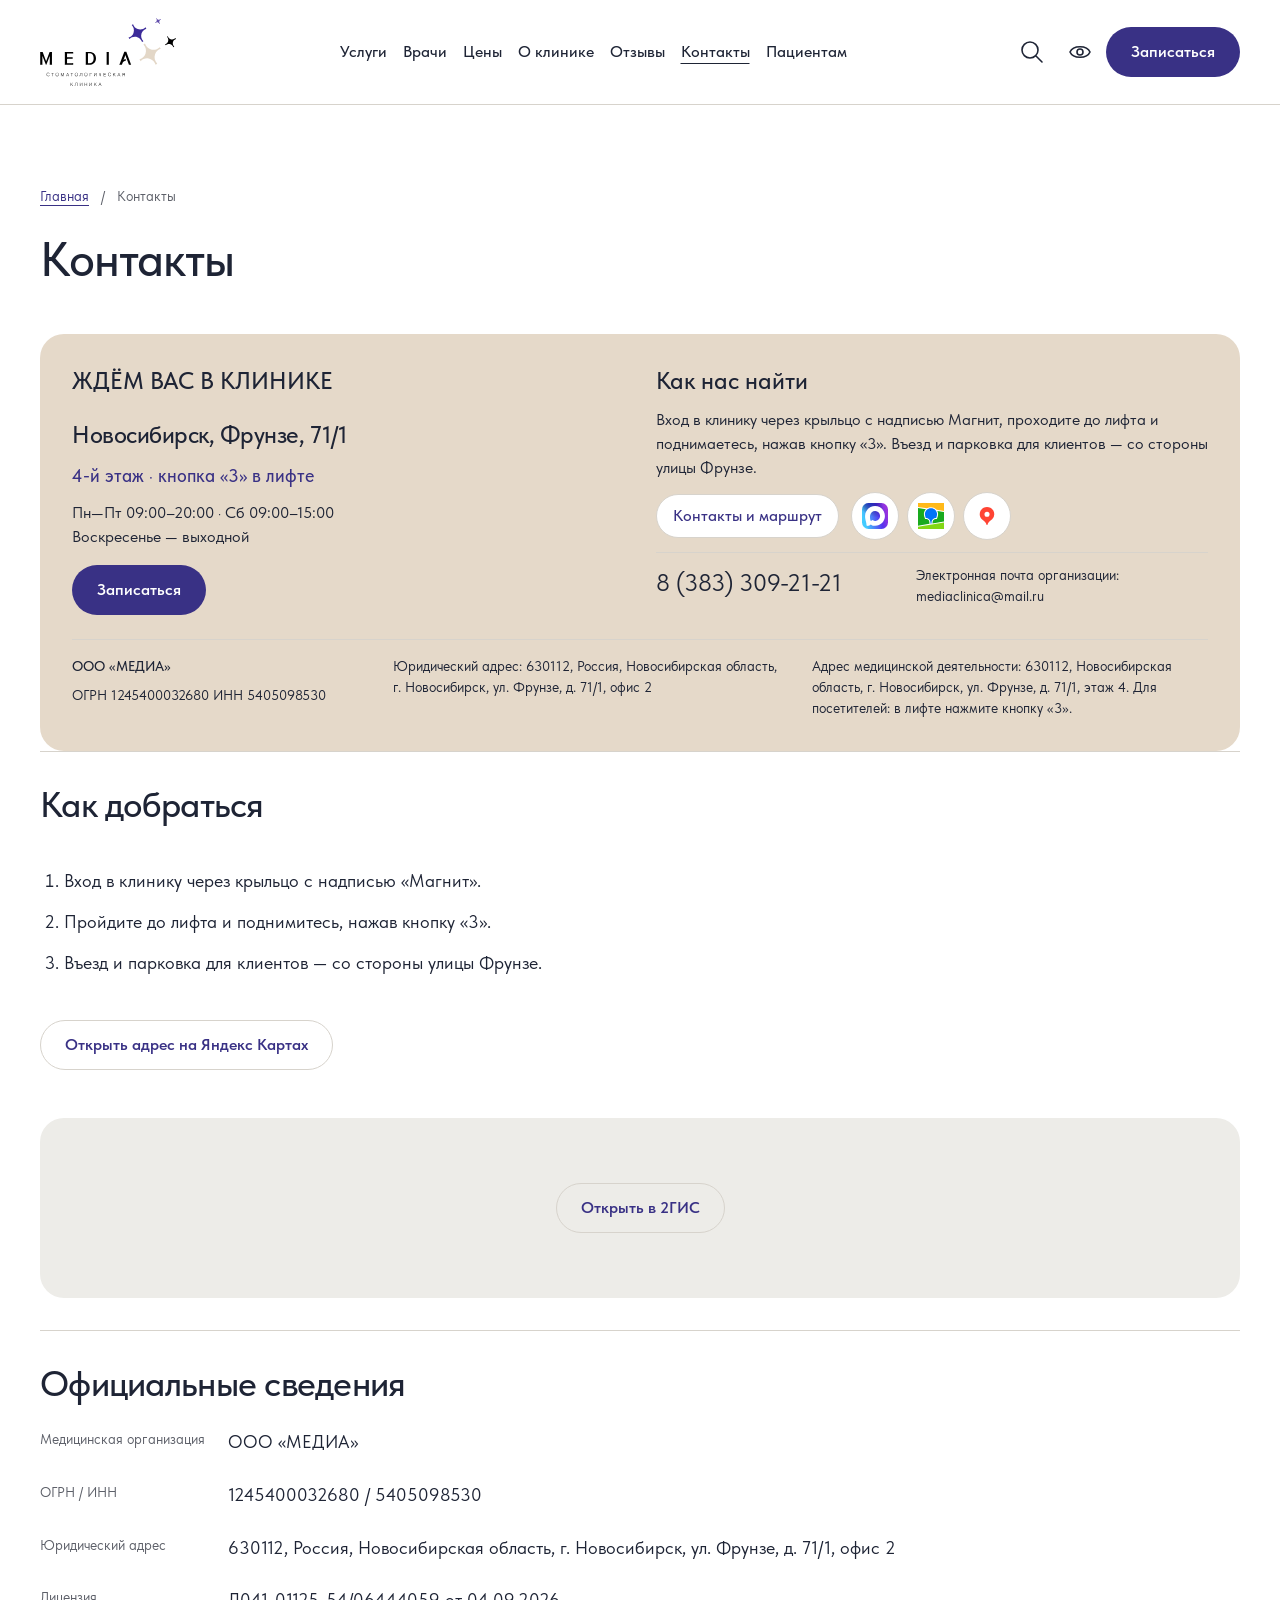
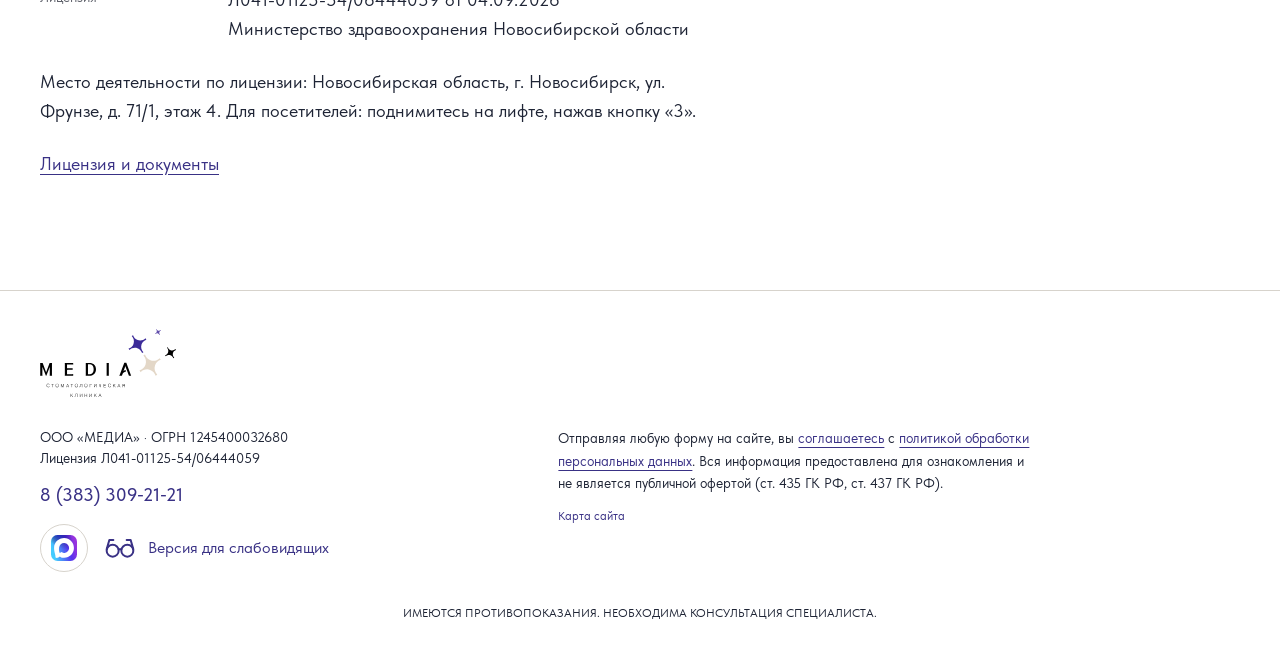
<file: contacts.html>
<!doctype html>
<html lang="ru"><head><meta charset="utf-8"><meta name="viewport" content="width=device-width,initial-scale=1"><meta name="robots" content="noindex,nofollow"><title>Контакты — Стоматология Медиа · прототип</title><link rel="stylesheet" href="tokens.css"><link rel="stylesheet" href="page.css"><link rel="stylesheet" href="components.css"><link rel="stylesheet" href="accessibility.css"><link rel="stylesheet" href="inner.css"><link rel="stylesheet" href="final-inner.css"></head><body>























<a class="skip" href="#main">Перейти к содержанию</a>























<header class="header"><div class="container header-inner"><button class="icon-button menu-open" aria-label="Открыть меню" aria-expanded="false" id="menu-open"><span class="menu-icon"></span></button><a href="index.html" class="brand" aria-label="Медиа — главная"><img src="media-current.svg" alt="Медиа, стоматологическая клиника" width="136" height="80"></a><nav class="desktop-nav" aria-label="Основная навигация"><a href="services.html">Услуги</a><a href="doctors.html">Врачи</a><a href="prices.html">Цены</a><a href="about.html">О клинике</a><a href="reviews.html">Отзывы</a><a href="contacts.html" aria-current="page">Контакты</a><a href="patients.html">Пациентам</a></nav><div class="header-actions"><button class="icon-button search-open" aria-label="Поиск по сайту" id="search-open"><img src="search.svg" alt=""></button><button class="icon-button" aria-label="Настройки доступности" data-accessibility="" aria-haspopup="dialog" aria-controls="accessibility-dialog"><img src="eye.svg" alt=""></button><button class="button" data-book>Записаться</button><button class="icon-button contact-open" id="contact-open" aria-label="Связаться с клиникой" aria-haspopup="dialog" aria-controls="contact-dialog"><img src="phone.svg" alt=""></button></div></div></header>























<main id="main" class="inner-main container" data-page-id="P07"><div class="page-intro" data-component="C-04"><nav class="breadcrumbs" aria-label="Хлебные крошки"><a href="index.html">Главная</a><span aria-hidden="true">/</span><span aria-current="page">Контакты</span></nav><h1>Контакты</h1></div><div class="contact" data-component="C-14"><div class="contact-primary"><span>ЖДЁМ ВАС В КЛИНИКЕ</span><h2>Новосибирск, Фрунзе, 71/1</h2><p class="floor">4-й этаж · кнопка «3» в лифте</p><p>Пн—Пт 09:00–20:00 · Сб 09:00–15:00<br>Воскресенье — выходной</p><div class="contact-actions"><button class="button" data-book data-doctor="" data-offer="">Записаться </button></div></div><div class="contact-side"><h3>Как нас найти</h3><p>Вход в клинику через крыльцо с надписью Магнит, проходите до лифта и поднимаетесь, нажав кнопку «3». Въезд и парковка для клиентов — со стороны улицы Фрунзе.</p><div class="contact-route-actions"><a class="text-link" href="contacts.html#route">Контакты и маршрут </a><div class="service-icons"><button class="social-circle" data-service-pending="MAX" aria-label="MAX: ссылка будет добавлена"><img src="MAX.svg" alt=""></button><button class="social-circle" data-service-pending="2ГИС" aria-label="2ГИС: ссылка будет добавлена"><img src="2gis.svg" alt=""></button><button class="social-circle" data-service-pending="Яндекс Карты" aria-label="Яндекс Карты: ссылка будет добавлена"><img src="yandex-maps.svg" alt=""></button></div></div><div class="contact-direct"><p class="contact-phone"><a href="tel:+73833092121">8 (383) 309-21-21</a></p><p>Электронная почта организации:<br><a href="mailto:mediaclinica@mail.ru">mediaclinica@mail.ru</a></p></div></div><div class="contact-requisites" aria-label="Реквизиты организации"><div class="requisites-identity"><p class="requisites-name">ООО «МЕДИА»</p><p>ОГРН 1245400032680 ИНН 5405098530</p></div><p>Юридический адрес: 630112, Россия, Новосибирская область, г. Новосибирск, ул. Фрунзе, д. 71/1, офис 2</p><p>Адрес медицинской деятельности: 630112, Новосибирская область, г. Новосибирск, ул. Фрунзе, д. 71/1, этаж 4. Для посетителей: в лифте нажмите кнопку «3».</p></div></div><section class="content-section" id="route" data-component="C-11"><h2>Как добраться</h2><ol class="evidence-list"><li>Вход в клинику через крыльцо с надписью «Магнит».</li><li>Пройдите до лифта и поднимитесь, нажав кнопку «3».</li><li>Въезд и парковка для клиентов — со стороны улицы Фрунзе.</li></ol><div class="action-links"><a class="button secondary" href="https://yandex.ru/maps/?text=%D0%9D%D0%BE%D0%B2%D0%BE%D1%81%D0%B8%D0%B1%D0%B8%D1%80%D1%81%D0%BA%20%D0%A4%D1%80%D1%83%D0%BD%D0%B7%D0%B5%2071/1">Открыть адрес на Яндекс Картах</a></div><div class="map-slot"><a class="button secondary" href="https://2gis.ru/novosibirsk/firm/70000001118914927" target="_blank" rel="noopener noreferrer">Открыть в 2ГИС</a></div></section><section class="content-section" id="legal-address" data-component="C-11"><h2>Официальные сведения</h2><dl class="facts"><div><dt>Медицинская организация</dt><dd>ООО «МЕДИА»</dd></div><div><dt>ОГРН / ИНН</dt><dd>1245400032680 / 5405098530</dd></div><div><dt>Юридический адрес</dt><dd>630112, Россия, Новосибирская область, г. Новосибирск, ул. Фрунзе, д. 71/1, офис 2</dd></div><div><dt>Лицензия</dt><dd>Л041-01125-54/06444059 от 04.09.2026<br>Министерство здравоохранения Новосибирской области</dd></div></dl><p>Место деятельности по лицензии: Новосибирская область, г. Новосибирск, ул. Фрунзе, д. 71/1, этаж 4. Для посетителей: поднимитесь на лифте, нажав кнопку «3».</p><a class="text-link" href="patients.html#license">Лицензия и документы</a></section></main><footer class="site-footer"><div class="container"><div class="footer-top"><img src="media-current.svg" alt="Медиа"></div><div class="footer-bottom"><div class="footer-org">ООО «МЕДИА» · ОГРН 1245400032680<br>Лицензия Л041-01125-54/06444059<a class="footer-phone" href="tel:+73833092121">8 (383) 309-21-21</a><div class="footer-max"><button class="social-circle" data-service-pending="MAX" aria-label="MAX: ссылка будет добавлена"><img src="MAX.svg" alt=""></button><button class="accessibility-button" id="readability" aria-label="Настройки доступности" data-accessibility="" aria-haspopup="dialog" aria-controls="accessibility-dialog"><img src="accessibility-glasses.svg" alt=""><span>Версия для слабовидящих</span></button></div></div><div><div class="footer-legal-content"><p class="footer-legal">Отправляя любую форму на сайте, вы <a href="patients.html#consent">соглашаетесь</a> с <a href="privacy.html">политикой обработки персональных данных</a>. Вся информация предоставлена для ознакомления и не является публичной офертой (ст. 435 ГК РФ, ст. 437 ГК РФ).</p><a class="sitemap-link" href="sitemap.html">Карта сайта</a></div></div></div><p class="warning">ИМЕЮТСЯ ПРОТИВОПОКАЗАНИЯ. НЕОБХОДИМА КОНСУЛЬТАЦИЯ СПЕЦИАЛИСТА.</p></div></footer>







































































<dialog id="menu-dialog" aria-label="Меню сайта"><button class="close" aria-label="Закрыть меню">×</button><h2>Медиа</h2><div class="menu-tools"><button data-mobile-search class="button secondary menu-search">Поиск по сайту</button></div><nav class="mobile-nav"><a href="services.html">Услуги</a><a href="doctors.html">Врачи</a><a href="prices.html">Цены</a><a href="about.html">О клинике</a><a href="reviews.html">Отзывы</a><a href="contacts.html" aria-current="page">Контакты</a><a href="patients.html">Пациентам</a></nav><button class="button" data-book data-doctor="" data-offer="">Записаться </button></dialog>







































































<dialog id="booking-dialog" aria-labelledby="booking-title"><button class="close" aria-label="Закрыть запись">×</button><p class="eyebrow">ДЕМОНСТРАЦИЯ ЗАПИСИ</p><h2 id="booking-title">Запись на приём</h2><p id="booking-context"></p><p>Онлайн-запись в этом макете не подключена. Для записи позвоните: <a href="tel:+73833092121">8 (383) 309-21-21</a>.</p><button class="button" id="fallback-open">Оставить заявку администратору</button><form id="fallback-form" hidden novalidate><p>Демонстрационная форма. Не вводите настоящие контактные данные.</p><label for="visitor-name">Имя</label><input id="visitor-name" name="name" autocomplete="off" placeholder="Тестовое имя" required><label for="visitor-phone">Телефон</label><input id="visitor-phone" name="phone" type="tel" autocomplete="off" placeholder="Тестовый номер" required><div class="checkbox"><input type="checkbox" name="consent" required id="demo-consent"><span><label for="demo-consent" class="consent-label">Демонстрационное согласие. </label><a class="text-link" href="patients.html#consent">Текст согласия </a> и <a class="text-link" href="privacy.html">Политика </a></span></div><p class="form-error" role="alert" id="form-error"></p><button class="button" type="submit">Проверить форму без отправки</button><p role="status" id="form-status"></p></form></dialog>







































































<dialog id="page-dialog" aria-labelledby="page-title"><button class="close" aria-label="Закрыть">×</button><p class="eyebrow">ПРОТОТИП ГЛАВНОЙ</p><h2 id="page-title"></h2><p id="page-info"></p><button class="button close-page">Вернуться к главной</button></dialog>







































































<dialog id="search-dialog" aria-labelledby="search-title"><button class="close" aria-label="Закрыть поиск">×</button><h2 id="search-title">Поиск по сайту</h2><label for="search-query">Что найти?</label><input id="search-query" type="search" placeholder="Например: гигиена"><div id="search-results" role="status"></div></dialog>







































































<dialog id="contact-dialog" aria-labelledby="contact-title"><button class="close" aria-label="Закрыть окно связи">×</button><h2 id="contact-title">Как вам удобно связаться с нами?</h2><div class="contact-choices"><button class="button secondary" data-service-pending="MAX">MAX — пока не подключён</button><a class="button" href="tel:+73833092121">Позвонить<br>8 (383) 309-21-21</a></div><p class="small">Ссылка на официальный чат MAX будет добавлена после получения от клиники.</p></dialog><dialog id="accessibility-dialog" aria-labelledby="accessibility-title"><button class="close" aria-label="Закрыть настройки доступности">×</button><h2 id="accessibility-title">Настройки доступности</h2><p class="small">Настройки общие для всех разделов и сохраняются в этом браузере.</p><form id="accessibility-form">























<label for="a11y-size">Размер текста</label><select id="a11y-size" name="size"><option value="100">100%</option><option value="125">125%</option><option value="150">150%</option><option value="200">200%</option></select>























<label for="a11y-theme">Цветовая схема</label><select id="a11y-theme" name="theme"><option value="normal">Фирменная</option><option value="light">Чёрный на белом</option><option value="dark">Белый на чёрном</option><option value="cream">Тёмно-синий на кремовом</option></select>























<label for="a11y-images">Фотографии</label><select id="a11y-images" name="images"><option value="show">Показывать</option><option value="gray">Чёрно-белые</option><option value="hide">Скрыть фотографии</option></select>























<label for="a11y-lines">Межстрочный интервал</label><select id="a11y-lines" name="lines"><option value="normal">Обычный</option><option value="wide">Увеличенный</option><option value="extra">Большой</option></select>























<label class="linear-choice" for="a11y-linear" hidden=""><input id="a11y-linear" name="linear" type="checkbox">Все семь разделов одной лентой</label><p class="small">Последовательное чтение без переключения слайдов. Содержание не дублируется.</p><div class="a11y-actions"><button type="button" class="button secondary" id="a11y-reset">Сбросить настройки</button><button type="button" class="button" id="a11y-done">Готово</button></div><p id="a11y-status" role="status" class="small"></p></form></dialog><script src="app.js"></script><script src="accessibility.js"></script><script src="common.js"></script><script src="inner.js"></script><script src="final-inner.js" defer></script></body></html>
</file>
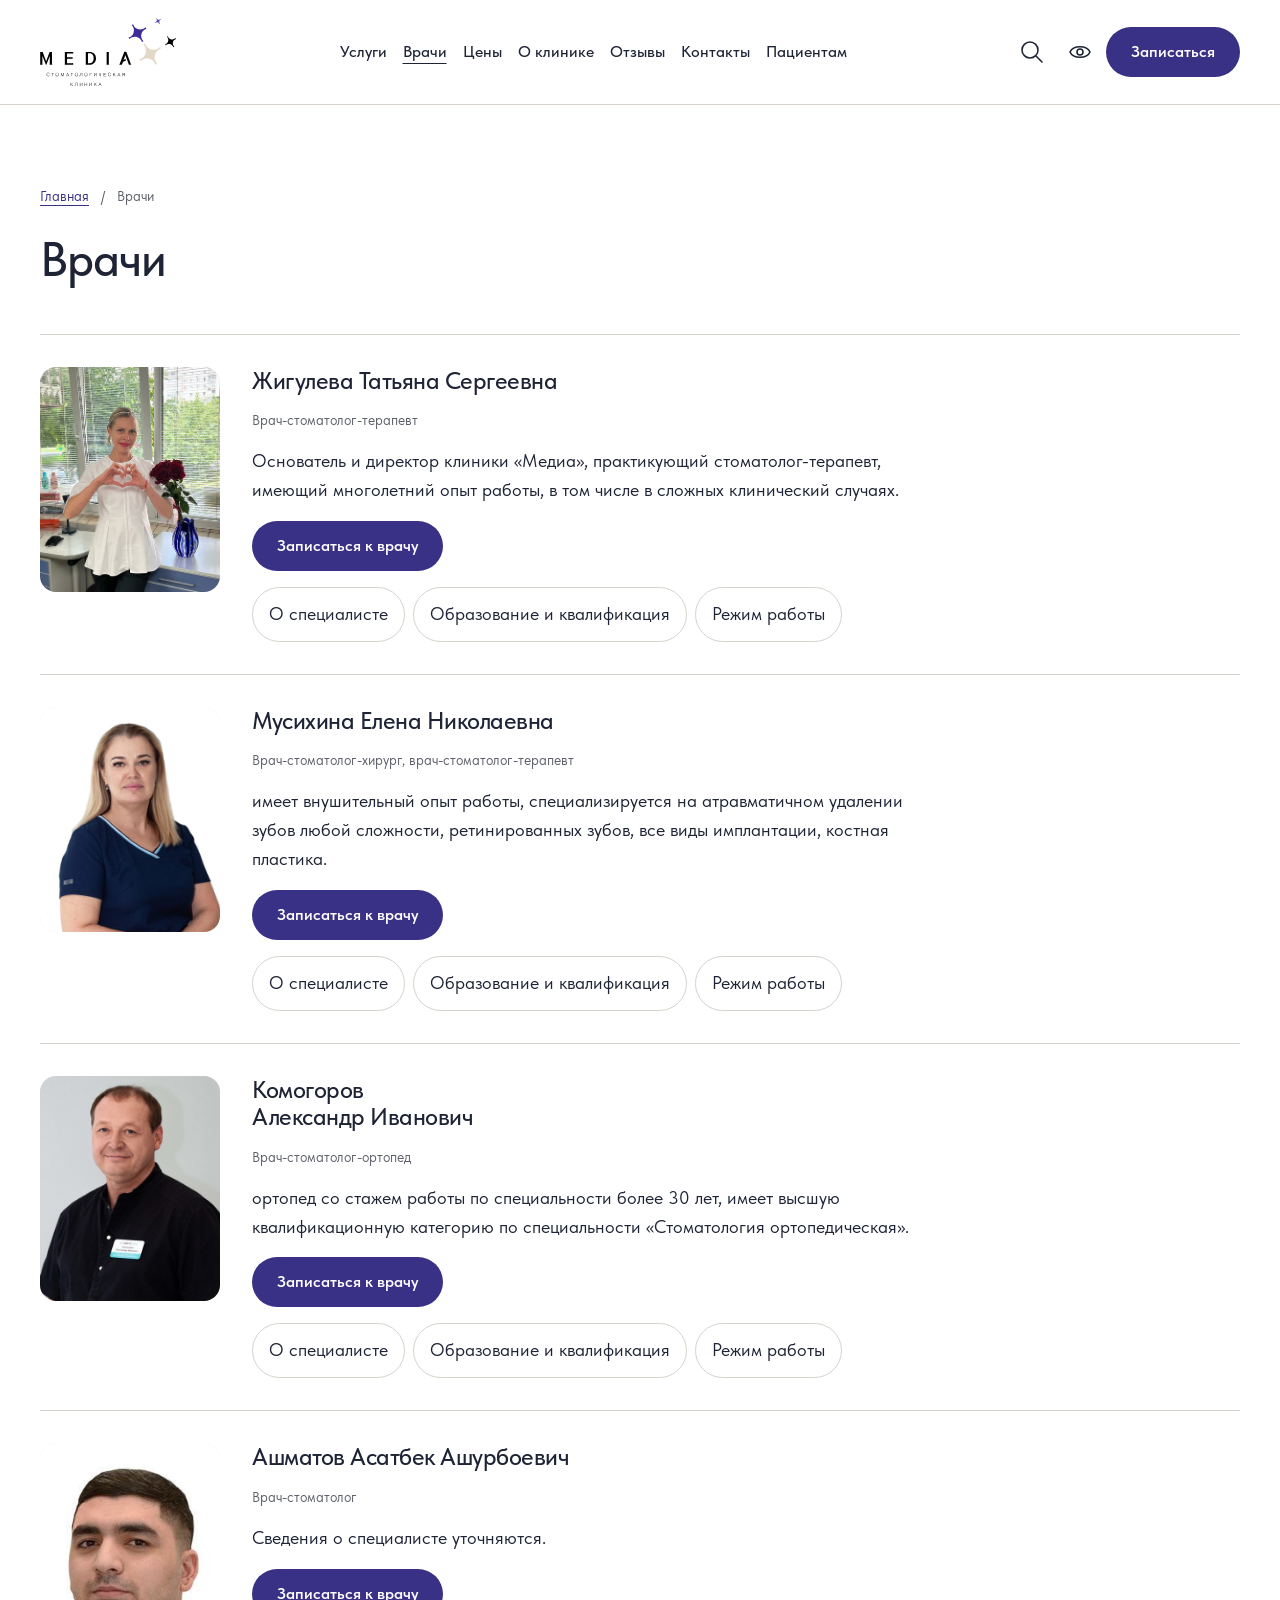
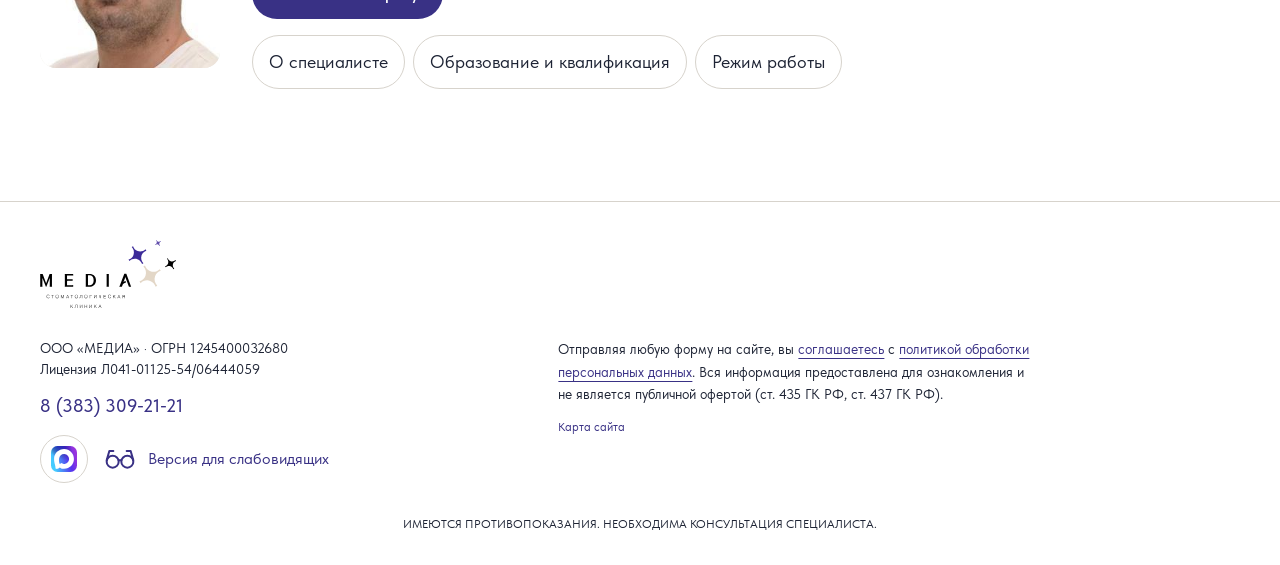
<file: doctors.html>
<!doctype html>
<html lang="ru"><head><meta charset="utf-8"><meta name="viewport" content="width=device-width,initial-scale=1"><meta name="robots" content="noindex,nofollow"><title>Врачи — Стоматология Медиа · прототип</title><link rel="stylesheet" href="tokens.css"><link rel="stylesheet" href="page.css"><link rel="stylesheet" href="components.css"><link rel="stylesheet" href="accessibility.css"><link rel="stylesheet" href="inner.css"><link rel="stylesheet" href="content-fixes.css"><link rel="stylesheet" href="final-inner.css"></head><body>























<a class="skip" href="#main">Перейти к содержанию</a>























<header class="header"><div class="container header-inner"><button class="icon-button menu-open" aria-label="Открыть меню" aria-expanded="false" id="menu-open"><span class="menu-icon"></span></button><a href="index.html" class="brand" aria-label="Медиа — главная"><img src="media-current.svg" alt="Медиа, стоматологическая клиника" width="136" height="80"></a><nav class="desktop-nav" aria-label="Основная навигация"><a href="services.html">Услуги</a><a href="doctors.html" aria-current="page">Врачи</a><a href="prices.html">Цены</a><a href="about.html">О клинике</a><a href="reviews.html">Отзывы</a><a href="contacts.html">Контакты</a><a href="patients.html">Пациентам</a></nav><div class="header-actions"><button class="icon-button search-open" aria-label="Поиск по сайту" id="search-open"><img src="search.svg" alt=""></button><button class="icon-button" aria-label="Настройки доступности" data-accessibility="" aria-haspopup="dialog" aria-controls="accessibility-dialog"><img src="eye.svg" alt=""></button><button class="button" data-book>Записаться</button><button class="icon-button contact-open" id="contact-open" aria-label="Связаться с клиникой" aria-haspopup="dialog" aria-controls="contact-dialog"><img src="phone.svg" alt=""></button></div></div></header>























<main id="main" class="inner-main container" data-page-id="P03"><div class="page-intro" data-component="C-04"><nav class="breadcrumbs" aria-label="Хлебные крошки"><a href="index.html">Главная</a><span aria-hidden="true">/</span><span aria-current="page">Врачи</span></nav><h1>Врачи</h1></div><article class="doctor-profile" id="zhiguleva" data-component="C-06" data-requirements="R13 R18"><figure class="profile-photo"><img class="content-photo" src="zhiguleva.webp" alt="Жигулева Татьяна Сергеевна — предоставленное фото" loading="lazy"></figure><div class="profile-copy"><h2>Жигулева Татьяна Сергеевна</h2><p class="small">Врач-стоматолог-терапевт</p><p class="profile-teaser">Основатель и директор клиники «Медиа», практикующий стоматолог-терапевт, имеющий многолетний опыт работы, в том числе в сложных клинический случаях.</p><div class="action-links"><button class="button" data-book data-doctor="Жигулева Татьяна Сергеевна">Записаться к врачу</button></div></div><div class="profile-disclosures"><button type="button" class="profile-pill" data-profile-dialog="zhiguleva-dialog-0">О специалисте</button><button type="button" class="profile-pill" data-profile-dialog="zhiguleva-dialog-1">Образование и квалификация</button><button type="button" class="profile-pill" data-profile-dialog="zhiguleva-dialog-2">Режим работы</button></div></article><article class="doctor-profile" id="musikhina" data-component="C-06" data-requirements="R13 R18"><figure class="profile-photo"><img class="content-photo" src="musikhina.jpg" alt="Мусихина Елена Николаевна — предоставленное фото" loading="lazy"></figure><div class="profile-copy"><h2>Мусихина Елена Николаевна</h2><p class="small">Врач-стоматолог-хирург, врач-стоматолог-терапевт</p><p class="profile-teaser">имеет внушительный опыт работы, специализируется на атравматичном удалении зубов любой сложности, ретинированных зубов, все виды имплантации, костная пластика.</p><div class="action-links"><button class="button" data-book data-doctor="Мусихина Елена Николаевна">Записаться к врачу</button></div></div><div class="profile-disclosures"><button type="button" class="profile-pill" data-profile-dialog="musikhina-dialog-0">О специалисте</button><button type="button" class="profile-pill" data-profile-dialog="musikhina-dialog-1">Образование и квалификация</button><button type="button" class="profile-pill" data-profile-dialog="musikhina-dialog-2">Режим работы</button></div></article><article class="doctor-profile" id="komogorov" data-component="C-06" data-requirements="R13 R18"><figure class="profile-photo"><img class="content-photo" src="komogorov.jpg" alt="Комогоров Александр Иванович — предоставленное фото" loading="lazy"></figure><div class="profile-copy"><h2>Комогоров Александр Иванович</h2><p class="small">Врач-стоматолог-ортопед</p><p class="profile-teaser">ортопед со стажем работы по специальности более 30 лет, имеет высшую квалификационную категорию по специальности «Стоматология ортопедическая».</p><div class="action-links"><button class="button" data-book data-doctor="Комогоров Александр Иванович">Записаться к врачу</button></div></div><div class="profile-disclosures"><button type="button" class="profile-pill" data-profile-dialog="komogorov-dialog-0">О специалисте</button><button type="button" class="profile-pill" data-profile-dialog="komogorov-dialog-1">Образование и квалификация</button><button type="button" class="profile-pill" data-profile-dialog="komogorov-dialog-2">Режим работы</button></div></article><article class="doctor-profile" id="ashmatov" data-component="C-06" data-requirements="R13 R18"><figure class="profile-photo"><img class="content-photo" src="ashmatov.jpg" alt="Ашматов Асатбек Ашурбоевич — предоставленное фото" loading="lazy"></figure><div class="profile-copy"><h2>Ашматов Асатбек Ашурбоевич</h2><p class="small">Врач-стоматолог</p><p class="profile-teaser">Сведения о специалисте уточняются.</p><div class="action-links"><button class="button" data-book data-doctor="Ашматов Асатбек Ашурбоевич">Записаться к врачу</button></div></div><div class="profile-disclosures"><button type="button" class="profile-pill" data-profile-dialog="ashmatov-dialog-0">О специалисте</button><button type="button" class="profile-pill" data-profile-dialog="ashmatov-dialog-1">Образование и квалификация</button><button type="button" class="profile-pill" data-profile-dialog="ashmatov-dialog-2">Режим работы</button></div></article></main><footer class="site-footer"><div class="container"><div class="footer-top"><img src="media-current.svg" alt="Медиа"></div><div class="footer-bottom"><div class="footer-org">ООО «МЕДИА» · ОГРН 1245400032680<br>Лицензия Л041-01125-54/06444059<a class="footer-phone" href="tel:+73833092121">8 (383) 309-21-21</a><div class="footer-max"><button class="social-circle" data-service-pending="MAX" aria-label="MAX: ссылка будет добавлена"><img src="MAX.svg" alt=""></button><button class="accessibility-button" id="readability" aria-label="Настройки доступности" data-accessibility="" aria-haspopup="dialog" aria-controls="accessibility-dialog"><img src="accessibility-glasses.svg" alt=""><span>Версия для слабовидящих</span></button></div></div><div><div class="footer-legal-content"><p class="footer-legal">Отправляя любую форму на сайте, вы <a href="patients.html#consent">соглашаетесь</a> с <a href="privacy.html">политикой обработки персональных данных</a>. Вся информация предоставлена для ознакомления и не является публичной офертой (ст. 435 ГК РФ, ст. 437 ГК РФ).</p><a class="sitemap-link" href="sitemap.html">Карта сайта</a></div></div></div><p class="warning">ИМЕЮТСЯ ПРОТИВОПОКАЗАНИЯ. НЕОБХОДИМА КОНСУЛЬТАЦИЯ СПЕЦИАЛИСТА.</p></div></footer>







































































<dialog id="menu-dialog" aria-label="Меню сайта"><button class="close" aria-label="Закрыть меню">×</button><h2>Медиа</h2><div class="menu-tools"><button data-mobile-search class="button secondary menu-search">Поиск по сайту</button></div><nav class="mobile-nav"><a href="services.html">Услуги</a><a href="doctors.html" aria-current="page">Врачи</a><a href="prices.html">Цены</a><a href="about.html">О клинике</a><a href="reviews.html">Отзывы</a><a href="contacts.html">Контакты</a><a href="patients.html">Пациентам</a></nav><button class="button" data-book data-doctor="" data-offer="">Записаться </button></dialog>







































































<dialog id="booking-dialog" aria-labelledby="booking-title"><button class="close" aria-label="Закрыть запись">×</button><p class="eyebrow">ДЕМОНСТРАЦИЯ ЗАПИСИ</p><h2 id="booking-title">Запись на приём</h2><p id="booking-context"></p><p>Онлайн-запись в этом макете не подключена. Для записи позвоните: <a href="tel:+73833092121">8 (383) 309-21-21</a>.</p><button class="button" id="fallback-open">Оставить заявку администратору</button><form id="fallback-form" hidden novalidate><p>Демонстрационная форма. Не вводите настоящие контактные данные.</p><label for="visitor-name">Имя</label><input id="visitor-name" name="name" autocomplete="off" placeholder="Тестовое имя" required><label for="visitor-phone">Телефон</label><input id="visitor-phone" name="phone" type="tel" autocomplete="off" placeholder="Тестовый номер" required><div class="checkbox"><input type="checkbox" name="consent" required id="demo-consent"><span><label for="demo-consent" class="consent-label">Демонстрационное согласие. </label><a class="text-link" href="patients.html#consent">Текст согласия </a> и <a class="text-link" href="privacy.html">Политика </a></span></div><p class="form-error" role="alert" id="form-error"></p><button class="button" type="submit">Проверить форму без отправки</button><p role="status" id="form-status"></p></form></dialog>







































































<dialog id="page-dialog" aria-labelledby="page-title"><button class="close" aria-label="Закрыть">×</button><p class="eyebrow">ПРОТОТИП ГЛАВНОЙ</p><h2 id="page-title"></h2><p id="page-info"></p><button class="button close-page">Вернуться к главной</button></dialog>







































































<dialog id="search-dialog" aria-labelledby="search-title"><button class="close" aria-label="Закрыть поиск">×</button><h2 id="search-title">Поиск по сайту</h2><label for="search-query">Что найти?</label><input id="search-query" type="search" placeholder="Например: гигиена"><div id="search-results" role="status"></div></dialog>







































































<dialog id="contact-dialog" aria-labelledby="contact-title"><button class="close" aria-label="Закрыть окно связи">×</button><h2 id="contact-title">Как вам удобно связаться с нами?</h2><div class="contact-choices"><button class="button secondary" data-service-pending="MAX">MAX — пока не подключён</button><a class="button" href="tel:+73833092121">Позвонить<br>8 (383) 309-21-21</a></div><p class="small">Ссылка на официальный чат MAX будет добавлена после получения от клиники.</p></dialog><dialog id="accessibility-dialog" aria-labelledby="accessibility-title"><button class="close" aria-label="Закрыть настройки доступности">×</button><h2 id="accessibility-title">Настройки доступности</h2><p class="small">Настройки общие для всех разделов и сохраняются в этом браузере.</p><form id="accessibility-form">























<label for="a11y-size">Размер текста</label><select id="a11y-size" name="size"><option value="100">100%</option><option value="125">125%</option><option value="150">150%</option><option value="200">200%</option></select>























<label for="a11y-theme">Цветовая схема</label><select id="a11y-theme" name="theme"><option value="normal">Фирменная</option><option value="light">Чёрный на белом</option><option value="dark">Белый на чёрном</option><option value="cream">Тёмно-синий на кремовом</option></select>























<label for="a11y-images">Фотографии</label><select id="a11y-images" name="images"><option value="show">Показывать</option><option value="gray">Чёрно-белые</option><option value="hide">Скрыть фотографии</option></select>























<label for="a11y-lines">Межстрочный интервал</label><select id="a11y-lines" name="lines"><option value="normal">Обычный</option><option value="wide">Увеличенный</option><option value="extra">Большой</option></select>























<label class="linear-choice" for="a11y-linear" hidden=""><input id="a11y-linear" name="linear" type="checkbox">Все семь разделов одной лентой</label><p class="small">Последовательное чтение без переключения слайдов. Содержание не дублируется.</p><div class="a11y-actions"><button type="button" class="button secondary" id="a11y-reset">Сбросить настройки</button><button type="button" class="button" id="a11y-done">Готово</button></div><p id="a11y-status" role="status" class="small"></p></form></dialog><script src="app.js"></script><script src="accessibility.js"></script><script src="common.js"></script><script src="inner.js"></script><script src="final-inner.js" defer></script></body></html>
</file>
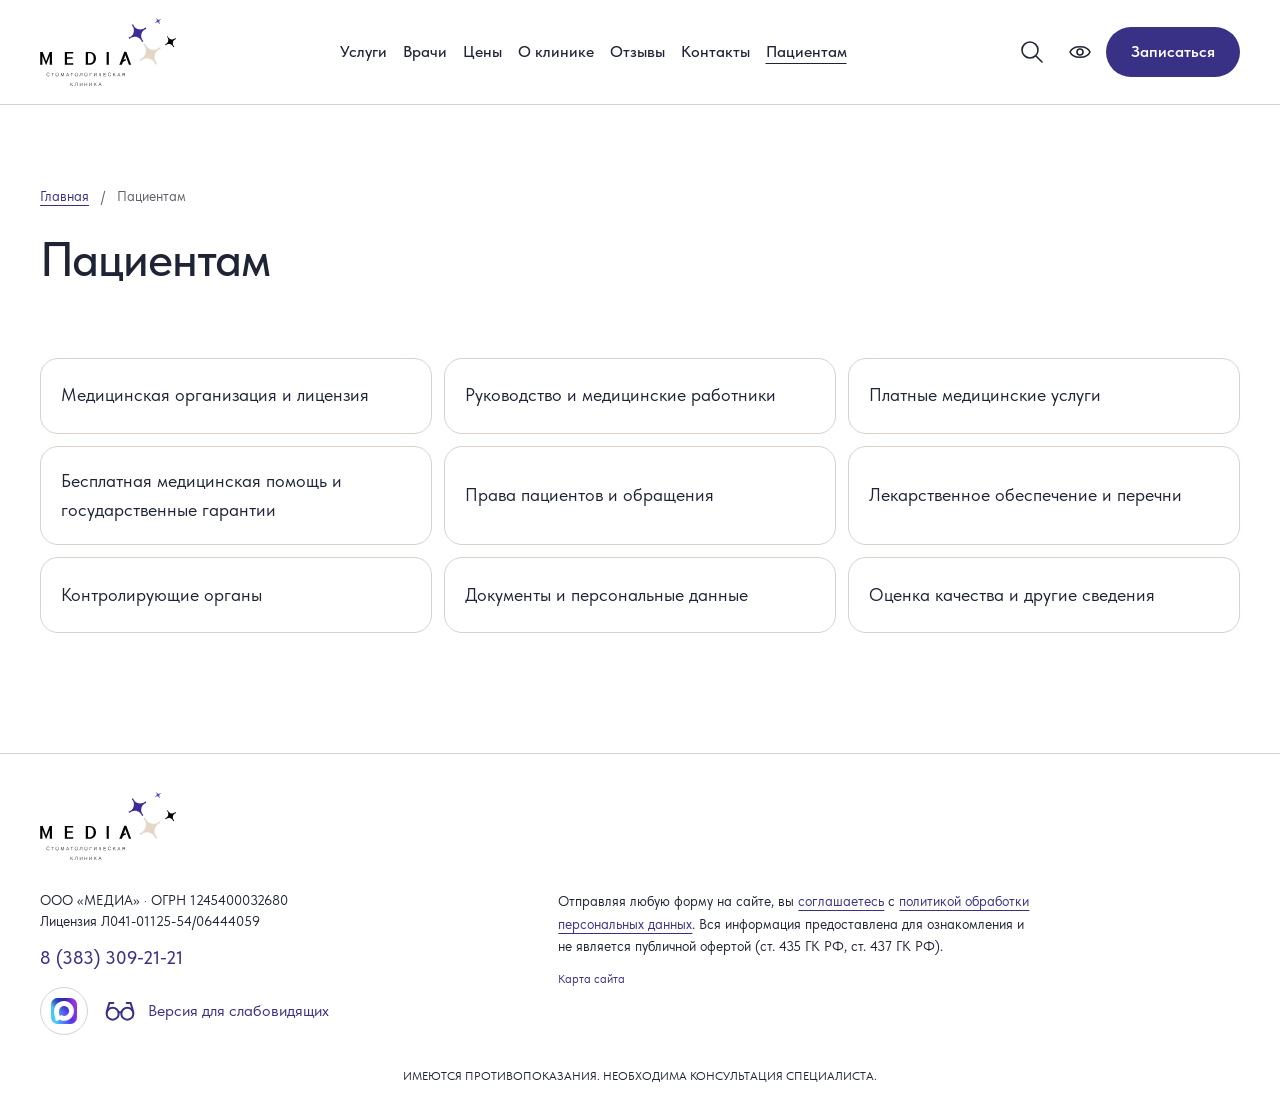
<file: patients.html>
<!doctype html>
<html lang="ru"><head><meta charset="utf-8"><meta name="viewport" content="width=device-width,initial-scale=1"><meta name="robots" content="noindex,nofollow"><title>Пациентам — Стоматология Медиа · прототип</title><link rel="stylesheet" href="tokens.css"><link rel="stylesheet" href="page.css"><link rel="stylesheet" href="components.css"><link rel="stylesheet" href="accessibility.css"><link rel="stylesheet" href="inner.css"><link rel="stylesheet" href="final-inner.css"><link rel="stylesheet" href="final-inner.css"><link rel="stylesheet" href="critical-inner.css"></head><body>























<a class="skip" href="#main">Перейти к содержанию</a>























<header class="header"><div class="container header-inner"><button class="icon-button menu-open" aria-label="Открыть меню" aria-expanded="false" id="menu-open"><span class="menu-icon"></span></button><a href="index.html" class="brand" aria-label="Медиа — главная"><img src="media-current.svg" alt="Медиа, стоматологическая клиника" width="136" height="80"></a><nav class="desktop-nav" aria-label="Основная навигация"><a href="services.html">Услуги</a><a href="doctors.html">Врачи</a><a href="prices.html">Цены</a><a href="about.html">О клинике</a><a href="reviews.html">Отзывы</a><a href="contacts.html">Контакты</a><a href="patients.html" aria-current="page">Пациентам</a></nav><div class="header-actions"><button class="icon-button search-open" aria-label="Поиск по сайту" id="search-open"><img src="search.svg" alt=""></button><button class="icon-button" aria-label="Настройки доступности" data-accessibility="" aria-haspopup="dialog" aria-controls="accessibility-dialog"><img src="eye.svg" alt=""></button><button class="button" data-book>Записаться</button><button class="icon-button contact-open" id="contact-open" aria-label="Связаться с клиникой" aria-haspopup="dialog" aria-controls="contact-dialog"><img src="phone.svg" alt=""></button></div></div></header>























<main id="main" class="inner-main container" data-page-id="P08"><div class="page-intro" data-component="C-04"><nav class="breadcrumbs" aria-label="Хлебные крошки"><a href="index.html">Главная</a><span aria-hidden="true">/</span><span aria-current="page">Пациентам</span></nav><h1>Пациентам</h1></div><div class="patient-groups"><nav class="patient-nav" aria-label="Разделы для пациентов"><button class="patient-card" type="button" data-patient-dialog="patient-org" aria-haspopup="dialog" aria-controls="patient-org">Медицинская организация и лицензия</button><button class="patient-card" type="button" data-patient-dialog="patient-team" aria-haspopup="dialog" aria-controls="patient-team">Руководство и медицинские работники</button><button class="patient-card" type="button" data-patient-dialog="patient-paid-care" aria-haspopup="dialog" aria-controls="patient-paid-care">Платные медицинские услуги</button><button class="patient-card" type="button" data-patient-dialog="patient-free" aria-haspopup="dialog" aria-controls="patient-free">Бесплатная медицинская помощь и государственные гарантии</button><button class="patient-card" type="button" data-patient-dialog="patient-patient-rights" aria-haspopup="dialog" aria-controls="patient-patient-rights">Права пациентов и обращения</button><button class="patient-card" type="button" data-patient-dialog="patient-drugs" aria-haspopup="dialog" aria-controls="patient-drugs">Лекарственное обеспечение и перечни</button><button class="patient-card" type="button" data-patient-dialog="patient-authorities" aria-haspopup="dialog" aria-controls="patient-authorities">Контролирующие органы</button><button class="patient-card" type="button" data-patient-dialog="patient-patient-docs" aria-haspopup="dialog" aria-controls="patient-patient-docs">Документы и персональные данные</button><button class="patient-card" type="button" data-patient-dialog="patient-quality" aria-haspopup="dialog" aria-controls="patient-quality">Оценка качества и другие сведения</button></nav><dialog id="patient-org" class="patient-modal" aria-labelledby="patient-org-title"><div class="patient-modal-shell"><header class="patient-modal-header"><h2 id="patient-org-title">Медицинская организация и лицензия</h2><button type="button" class="patient-modal-close" aria-label="Закрыть">×</button></header><div class="patient-modal-body"><section class="content-section" id="organization" data-component="C-11" data-section-id="P08-S01"><h2>Организация и управление</h2><dl class="facts"><div><dt>Медицинская организация</dt><dd>ООО «МЕДИА»</dd></div><div><dt>ОГРН / ИНН</dt><dd>1245400032680 / 5405098530</dd></div><div><dt>Юридический адрес</dt><dd>630112, Россия, Новосибирская область, г. Новосибирск, ул. Фрунзе, д. 71/1, офис 2</dd></div><div><dt>Лицензия</dt><dd>Л041-01125-54/06444059 от 04.09.2026<br>Министерство здравоохранения Новосибирской области</dd></div></dl><p>Пн—Пт 09:00–20:00 · Сб 09:00–15:00 · Воскресенье — выходной.</p><p><a href="tel:+73833092121">8 (383) 309-21-21</a> · <a href="mailto:mediaclinica@mail.ru">mediaclinica@mail.ru</a></p><a class="text-link" href="contacts.html">Контакты и схема проезда</a><p>Генеральный директор — Жигулева Татьяна Сергеевна. Порядок обращений и часы личного приёма: <a class="text-link" href="#appeals-document">ознакомиться</a>.</p></section><section class="content-section" id="license" data-component="C-11" data-section-id="P08-S02"><h2>Лицензия и медицинская деятельность</h2><p>Л041-01125-54/06444059 от 04.09.2026. Министерство здравоохранения Новосибирской области.</p><p>Официальное место медицинской деятельности: г. Новосибирск, ул. Фрунзе, 71/1, этаж 4.</p><p>Для посетителей: поднимитесь на лифте, нажав кнопку «3».</p></section></div></div></dialog><dialog id="patient-team" class="patient-modal" aria-labelledby="patient-team-title"><div class="patient-modal-shell"><header class="patient-modal-header"><h2 id="patient-team-title">Руководство и медицинские работники</h2><button type="button" class="patient-modal-close" aria-label="Закрыть">×</button></header><div class="patient-modal-body"><section class="content-section" id="staff" data-component="C-11" data-section-id="P08-S06"><h2>Медицинские работники</h2><p>Сведения о медицинских работниках находятся на уточнении.</p><a class="text-link" href="doctors.html">Специалисты клиники</a></section></div></div></dialog><dialog id="patient-paid-care" class="patient-modal" aria-labelledby="patient-paid-care-title"><div class="patient-modal-shell"><header class="patient-modal-header"><h2 id="patient-paid-care-title">Платные медицинские услуги</h2><button type="button" class="patient-modal-close" aria-label="Закрыть">×</button></header><div class="patient-modal-body"><section class="content-section" id="paid" data-component="C-11" data-section-id="P08-S04"><h2>Платная помощь и документы договора</h2><p><a class="text-link" href="#paid-notice">Информация о платной и бесплатной медицинской помощи</a></p><p><a class="text-link" href="prices.html">Услуги и цены</a></p><p>Документы договора и условия оплаты уточняйте в клинике по телефону <a href="tel:+73833092121">8 (383) 309-21-21</a>.</p></section><section class="content-section" id="prices" data-component="C-11" data-section-id="P08-S05"><h2>Услуги и цены</h2><p>Полный текст исходного прайса, все строки, цены, коды и оговорки доступны без регистрации. Применимость для ООО «МЕДИА» подтверждена собственником.</p><a class="text-link" href="prices.html">Перейти к полному прайсу</a><br><a class="text-link" href="services.html">Направления помощи</a></section><section class="content-section" id="booking" data-component="C-11" data-section-id="P08-S07"><h2>Запись и подготовка к приёму</h2><p>Для записи позвоните по телефону <a href="tel:+73833092121">8 (383) 309-21-21</a>. Онлайн-запись в этом прототипе демонстрационная.</p><button class="button" data-book data-offer="Первичный приём">Записаться на приём</button><p>Порядок подготовки к приёму уточните при записи по телефону 8 (383) 309-21-21.</p></section></div></div></dialog><dialog id="patient-free" class="patient-modal" aria-labelledby="patient-free-title"><div class="patient-modal-shell"><header class="patient-modal-header"><h2 id="patient-free-title">Бесплатная медицинская помощь и государственные гарантии</h2><button type="button" class="patient-modal-close" aria-label="Закрыть">×</button></header><div class="patient-modal-body"><section class="content-section" id="free-care" data-component="C-11" data-section-id="P08-S08"><h2>Бесплатная помощь, ОМС и качество</h2><details open id="paid-notice"><summary>Информация о платной и бесплатной медицинской помощи</summary><div class="legal-text"><h3>Уважаемые пациенты</h3><p>ООО «Медиа» оказывает платные стоматологические услуги на основании лицензии № Л041-01125-54/06444059, дата предоставления — 04.09.2026.</p><p>Адрес медицинской деятельности: 630112, Новосибирская область, г. Новосибирск, ул. Фрунзе, д. 71/1, этаж 4.</p><p>ООО «Медиа» не участвует в реализации территориальной программы государственных гарантий</p><p>Порядок предоставления платных медицинских услуг регулируется статьей 84 Федерального закона № 323-ФЗ и Правилами, утвержденными постановлением Правительства РФ от 30.05.2026 № 659.</p><p>До заключения договора пациенту предоставляется информация о возможности получения соответствующих видов и объемов медицинской помощи бесплатно в рамках программы государственных гарантий и территориальной программы государственных гарантий.</p><p>Пациент вправе обратиться за бесплатной помощью в медицинскую организацию, участвующую в соответствующей программе, с учетом предусмотренных ею условий.</p><h3>Где ознакомиться с программой и получить информацию</h3><p>Программа государственных гарантий на текущий год: <a href="http://government.ru/docs/57499/">http://government.ru/docs/57499/</a></p><p>Территориальная программа Новосибирской области на текущий год: <a href="https://www.nso.ru/npa/74900">https://www.nso.ru/npa/74900</a></p><p>Медицинская организация для получения стоматологической помощи по программе:</p><p>Стоматологическая поликлиника №9 по адресу: г. Новосибирск, ул.​ Кошурникова, 10, этаж 1</p><p>Условия записи уточняйте по телефону: +7 (383) 278‒49‒19</p><p>График работы:
Понедельник -пятница с 08:00 до 20:00</p><p>Суббота с 09:00 до 15:00</p><p>Воскресенье Выходной</p><p>Дополнительная информация о записи и стоимости услуг ООО «Медиа»:</p><p>медиаклиника.рф; 8 (383) 309-21-21; mediaclinica@mail.ru</p></div></details></section><section class="content-section" id="screening-hospital" data-component="C-11" data-section-id="P08-S09"><h2>Дополнительные сведения</h2><p>Информация о диспансеризации и госпитализации уточняется.</p></section></div></div></dialog><dialog id="patient-patient-rights" class="patient-modal" aria-labelledby="patient-patient-rights-title"><div class="patient-modal-shell"><header class="patient-modal-header"><h2 id="patient-patient-rights-title">Права пациентов и обращения</h2><button type="button" class="patient-modal-close" aria-label="Закрыть">×</button></header><div class="patient-modal-body"><section class="content-section" id="rights" data-component="C-11" data-section-id="P08-S03"><h2>Права пациентов и правила клиники</h2><p>Права пациентов и правила клиники уточняйте по телефону 8 (383) 309-21-21.</p></section></div></div></dialog><dialog id="patient-drugs" class="patient-modal" aria-labelledby="patient-drugs-title"><div class="patient-modal-shell"><header class="patient-modal-header"><h2 id="patient-drugs-title">Лекарственное обеспечение и перечни</h2><button type="button" class="patient-modal-close" aria-label="Закрыть">×</button></header><div class="patient-modal-body"><section class="content-section" id="medicines" data-component="C-11" data-section-id="P08-S10"><h2>Лекарственные перечни</h2><ol class="evidence-list"><li>Перечень жизненно необходимых и важнейших лекарственных препаратов.</li><li>Перечень лекарственных препаратов для отдельных заболеваний и после трансплантации.</li><li>Перечень препаратов, включая назначаемые по решению врачебных комиссий.</li><li>Препараты для бесплатного отпуска и отпуска со скидкой 50% по постановлению № 890.</li></ol><p>Сведения о лекарственных перечнях уточняются.</p><div><p><a href="https://www.consultant.ru/document/cons_doc_LAW_522588/">Перечень ЖНВЛП на 2026 год</a></p><p><a href="https://base.garant.ru/413404928/">Территориальная программа Новосибирской области на 2026 год</a></p></div></section></div></div></dialog><dialog id="patient-authorities" class="patient-modal" aria-labelledby="patient-authorities-title"><div class="patient-modal-shell"><header class="patient-modal-header"><h2 id="patient-authorities-title">Контролирующие органы</h2><button type="button" class="patient-modal-close" aria-label="Закрыть">×</button></header><div class="patient-modal-body"><section class="content-section" id="supervision" data-component="C-11" data-section-id="P08-S11"><h2>Контролирующие органы</h2><p>Контактные сведения контролирующих органов уточняются.</p><div class="authority-grid"><article><h3>Министерство здравоохранения Российской Федерации</h3><p>127994, Москва, Рахмановский пер., д. 3</p><p>+7 (495) 628-44-53</p><a href="https://minzdrav.gov.ru/">minzdrav.gov.ru</a></article><article><h3>Росздравнадзор</h3><p>109012, Москва, Славянская площадь, д. 4, стр. 1</p><p>8 (800) 550-99-03</p><a href="https://roszdravnadzor.gov.ru/">roszdravnadzor.gov.ru</a></article><article><h3>Министерство здравоохранения Новосибирской области</h3><p>Новосибирск, Красный проспект, д. 18</p><p>+7 (383) 296-97-14</p><a href="https://zdrav.nso.ru/">zdrav.nso.ru</a></article><article><h3>Территориальный орган Росздравнадзора по Новосибирской области</h3><p>630007, Новосибирск, Красный проспект, д. 11</p><p>+7 (383) 223-23-15</p><a href="https://54reg.roszdravnadzor.gov.ru/">54reg.roszdravnadzor.gov.ru</a></article><article><h3>Управление Роспотребнадзора по Новосибирской области</h3><p>630132, Новосибирск, ул. Челюскинцев, д. 7а</p><p>+7 (383) 220-26-78</p><a href="https://54.rospotrebnadzor.ru/">54.rospotrebnadzor.ru</a></article></div></section></div></div></dialog><dialog id="patient-patient-docs" class="patient-modal" aria-labelledby="patient-patient-docs-title"><div class="patient-modal-shell"><header class="patient-modal-header"><h2 id="patient-patient-docs-title">Документы и персональные данные</h2><button type="button" class="patient-modal-close" aria-label="Закрыть">×</button></header><div class="patient-modal-body"><section class="content-section" id="documents" data-component="C-11" data-section-id="P08-S14"><h2>Документы и персональные данные</h2><ul class="document-list"><li><a class="text-link" href="documents/01_policy_organization.txt">Политика обработки персональных данных ООО «Медиа» · TXT</a></li><li><a class="text-link" href="documents/02_appeals.txt">Порядок приёма и рассмотрения обращений · TXT</a></li><li><a class="text-link" href="documents/03_paid_services_notice.txt">Информация о платной и бесплатной медицинской помощи · TXT</a></li><li><a class="text-link" href="documents/05_policy_website.txt">Политика обработки персональных данных на сайте · TXT</a></li><li><a class="text-link" href="documents/06_consent_website.txt">Согласие на обработку персональных данных · TXT</a></li></ul><p><a class="text-link" href="privacy.html">Полный текст политики сайта</a></p><p><a class="text-link" href="#consent">Отдельное согласие на обработку данных</a></p><details open id="organization-policy"><summary>Политика обработки персональных данных ООО «Медиа»</summary><div class="legal-text"><h3>1 Введение</h3><p>Настоящая Политика определяет цели, правовые основания и порядок обработки персональных данных в ООО «Медиа», права субъектов персональных данных и обязанности Оператора. Политика предназначена для ознакомления пациентов, их представителей, посетителей сайта, работников и иных лиц, сведения которых обрабатывает Оператор.</p><p>Оператор: Общество с ограниченной ответственностью «Медиа» (ООО «Медиа»).</p><p>ИНН: 5405098530. ОГРН: 1245400032680.</p><p>Юридический адрес: 630112, Новосибирская область, г.о. город Новосибирск, г. Новосибирск, ул. Фрунзе, д. 71/1, офис 2</p><p>Адрес медицинской деятельности по предоставленным сведениям: 630112, Новосибирская область, г. Новосибирск, ул. Фрунзе, д. 71/1, этаж 4.</p><p>Сайт: https://медиаклиника.рф.</p><p>Электронная почта: mediaclinica@mail.ru</p><p>Телефон: 8 (383) 309-21-21</p><p>Политика применяется к автоматизированной и неавтоматизированной обработке персональных данных. Она не заменяет согласия, документы о врачебной тайне и локальные документы, определяющие конкретные меры защиты информации.</p><p>Правовая основа: Федеральный закон от 27.07.2006 № 152-ФЗ «О персональных данных», Федеральный закон от 21.11.2011 № 323-ФЗ «Об основах охраны здоровья граждан в Российской Федерации», трудовое, налоговое, гражданское и архивное законодательство в применимой части.</p><h3>2 Основные понятия</h3><p>Персональные данные — сведения, которые прямо или косвенно относятся к определенному либо определяемому физическому лицу. Оператор определяет цели обработки, состав данных и действия с ними.</p><p>Обработка включает получение, запись, систематизацию, накопление, хранение, уточнение, извлечение, использование, предоставление, блокирование, удаление и уничтожение данных. Передача определенному получателю и распространение неограниченному кругу лиц являются разными действиями и требуют самостоятельной оценки правовых оснований.</p><p>Сведения о здоровье относятся к специальной категории персональных данных. Сведения, составляющие врачебную тайну, защищаются также в соответствии с законодательством об охране здоровья граждан.</p><h3>3 Принципы обработки</h3><p>Оператор обрабатывает персональные данные законно и для заранее определенных целей. Состав сведений ограничивается тем, что необходимо для соответствующей цели. Не допускаются несовместимое объединение баз данных, избыточный сбор и использование данных в целях, не связанных с основанием их получения.</p><p>Оператор обеспечивает точность и актуальность сведений, ограничивает доступ работников их должностными обязанностями и прекращает обработку после достижения цели, если дальнейшее хранение не требуется по закону или иному применимому основанию.</p><p>Само посещение сайта или ознакомление с настоящей Политикой не рассматривается как согласие на любые операции с персональными данными.</p><h3>4 Цели и категории данных</h3><p>Обращения и предварительная запись</p><p>Субъекты: заявители и лица, желающие записаться на прием. Данные: имя, контактный телефон, при необходимости электронная почта, выбранный врач, желаемые дата и время приема, содержание организационного обращения. Цели: ответ на запрос, согласование записи и организационное сопровождение приема.</p><p>Основания: согласие, когда оно необходимо, а также действия по инициативе субъекта для заключения договора в случаях, предусмотренных законом. Паспортные данные, СНИЛС и медицинские документы не запрашиваются в обычной форме обратного звонка.</p><p>Медицинская помощь и исполнение договора</p><p>Субъекты: пациенты, законные представители и заказчики медицинских услуг. Данные: идентификационные и контактные сведения, сведения о полномочиях представителей, договоре и расчетах, состоянии здоровья, обследовании и лечении — в объеме, необходимом для медицинской помощи и исполнения требований законодательства.</p><p>Основания: договор, обязанности медицинской организации и применимые основания обработки сведений о здоровье. Если для отдельного действия требуется согласие, оно оформляется в установленной законом форме. Согласие на обратный звонок не заменяет документы, необходимые для медицинского вмешательства.</p><p>Кадровое и договорное делопроизводство</p><p>Субъекты: работники, бывшие работники, соискатели, представители контрагентов; родственники работников — только в случаях, предусмотренных законом. Состав данных определяется трудовыми, налоговыми и иными обязанностями, конкретной вакансией либо договором. Избыточные сведения не собираются.</p><p>Сайт и технические сведения</p><p>Субъекты: посетители сайта медиаклиника.рф. Сведения и цели обработки определяются фактически подключенными сервисами. Состав cookie, журналов доступа, аналитики и получателей раскрывается в политике сайта. Неподключенные сервисы не включаются в документ как действующие.</p><h3>5 Условия обработки и передачи</h3><p>Данные поступают от субъекта, его уполномоченного представителя или из иных источников при наличии законного основания. Обработка производится на бумажных носителях и в информационных системах с доступом только уполномоченных лиц.</p><p>Обработка на основании согласия осуществляется в пределах его целей, состава данных, действий и срока. Согласие оформляется отдельно от иных подтверждаемых или подписываемых документов. Оператор сохраняет доказательства получения согласия и примененную редакцию текста.</p><p>Передача данных государственным органам и другим получателям производится при наличии установленного законом основания. Передача обработчику по поручению Оператора оформляется договором с определением состава данных, целей, операций, требований к защите и конфиденциальности.</p><p>При сборе данных граждан Российской Федерации обеспечивается соблюдение требований законодательства о локализации баз данных. До начала использования сервиса Оператор проверяет расположение баз и договорные условия поставщика.</p><p>Распространение данных пациентов, отзывов с персональными данными, фотографий и сведений о лечении не допускается лишь на том основании, что сведения ранее появились в интернете. Для публикации устанавливается надлежащее правовое основание.</p><h3>6 Хранение и уничтожение</h3><p>Сроки устанавливаются отдельно по целям и видам документов. Для медицинской, кадровой, бухгалтерской и договорной документации применяются обязательные сроки хранения. Для заявок и технических данных устанавливаются сроки, соответствующие их назначению.</p><p>Бумажные носители хранятся с ограничением доступа. Электронные данные защищаются разграничением прав и иными необходимыми мерами. Порядок работы с резервными копиями должен учитывать установленные сроки хранения.</p><p>При достижении цели, утрате основания либо обоснованном требовании субъекта данные блокируются, уточняются или уничтожаются в предусмотренных законом случаях и сроках. Отзыв согласия не отменяет хранение, обязательное по закону. Уничтожение подтверждается в установленном порядке.</p><h3>7 Защита персональных данных</h3><p>Оператор назначает ответственного за организацию обработки персональных данных, утверждает необходимые локальные документы, определяет круг допущенных работников и организует их ознакомление с правилами обработки.</p><p>Меры защиты включают определение угроз, управление доступом, учет носителей, защиту информационных систем, обнаружение инцидентов, восстановление данных и контроль соблюдения требований. Конкретные меры определяются для фактических систем Оператора и закрепляются во внутренних документах.</p><p>При выявлении неправомерного доступа или передачи данных Оператор организует расследование, принимает меры по устранению последствий и выполняет обязанности по уведомлению уполномоченных органов в случаях и сроки, установленные законом.</p><h3>8 Права субъектов и порядок обращения</h3><p>Субъект вправе получить сведения об обработке своих данных, потребовать уточнения, блокирования или уничтожения данных при наличии оснований, отозвать согласие и обжаловать действия Оператора в Роскомнадзор или суд.</p><p>Запрос направляется по электронной почте mediaclinica@mail.ru либо по адресу 630112, Новосибирская область, г.о. город Новосибирск, г. Новосибирск, ул. Фрунзе, д. 71/1, офис 2.</p><p>Для получения сведений, составляющих врачебную тайну, Оператор проверяет личность заявителя и полномочия представителя. Для обычного организационного обращения избыточные документы не запрашиваются.</p><p>Оператор рассматривает запросы и предоставляет информацию в сроки, установленные Федеральным законом № 152-ФЗ. Ограничение доступа или отказ должны иметь законное основание. Произвольный единый срок ответа для всех видов обращений не применяется.</p><h3>9 Ответственность и актуализация</h3><p>Лица, нарушившие требования к обработке и защите данных, несут ответственность в соответствии с законодательством Российской Федерации. Политика пересматривается при изменении процессов обработки, сервисов или нормативных требований.</p><p>Действующая утвержденная редакция размещается в открытом доступе на сайте медиаклиника.рф и предоставляется для ознакомления в клинике. Изменение Политики не заменяет получение нового согласия, если оно необходимо для новой цели обработки.</p></div></details></section><section class="content-section" id="consent" data-component="C-11"><h2>Согласие на обработку персональных данных</h2><div class="legal-text"><p>Я свободно, своей волей и в своем интересе даю Общество с ограниченной ответственностью «Медиа» (ООО «Медиа») согласие на обработку предоставленных мной персональных данных для ответа на мое организационное обращение, обратного звонка и согласования предварительной записи на прием.</p><p>Юридический адрес Оператора 630112, Россия, Новосибирская область, г. Новосибирск, ул. Фрунзе, д. 71/1, офис 2</p><p>ИНН: 5405098530. ОГРН: 1245400032680. Сайт: https://медиаклиника.рф.</p><p>Контакт для вопросов об обработке данных 8 (383) 309-21-21</p><p>Состав данных: имя и номер телефона; электронная почта, выбранный врач, желаемые дата и время приема — только если я заполняю соответствующие поля. Содержание обращения используется только в объеме, необходимом для ответа на организационный вопрос.</p><p>В рамках этого согласия я не передаю сведения о здоровье, медицинские документы, паспортные данные и СНИЛС. Для обработки таких сведений при необходимости используются отдельные основания и документы.</p><p>Разрешенные действия: получение, запись, систематизация, накопление, хранение, уточнение, извлечение, использование для связи со мной, блокирование, удаление и уничтожение данных. Обработка осуществляется с применением средств автоматизации и без их использования.</p><p>Согласие не разрешает публикацию моих данных в открытом доступе, передачу для самостоятельного рекламного использования третьими лицами либо отправку рекламных сообщений.</p><p>Срок действия: до завершения обработки обращения и согласования записи, но не более 5 лет с момента предоставления согласия. Если после обращения заключается договор, обработка для исполнения договора и обязательного хранения документов осуществляется на соответствующих законных основаниях.</p><p>Я могу отозвать согласие, направив заявление на mediaclinica@mail.ru или по адресу 630112, Россия, Новосибирская область, г. Новосибирск, ул. Фрунзе, д. 71/1, офис 2. В заявлении указываю имя и контактные данные, позволяющие определить мою заявку. Оператор прекращает обработку и уничтожает данные в предусмотренных законом случаях и сроках. При наличии другого законного основания допускается дальнейшая обработка в его пределах.</p><p>Согласие оформляется отдельно от Политики и иных подтверждаемых документов. Я могу ознакомиться с Политикой на сайте медиаклиника.рф до отправки заявки.</p></div></section></div></div></dialog><dialog id="patient-quality" class="patient-modal" aria-labelledby="patient-quality-title"><div class="patient-modal-shell"><header class="patient-modal-header"><h2 id="patient-quality-title">Оценка качества и другие сведения</h2><button type="button" class="patient-modal-close" aria-label="Закрыть">×</button></header><div class="patient-modal-body"><section class="content-section" id="feedback" data-component="C-11" data-section-id="P08-S13"><h2>Отзывы, обращения и оценка условий</h2><details open id="appeals-document"><summary>Порядок приёма и рассмотрения обращений</summary><div class="legal-text"><h3>1 Куда направить обращение</h3><p>Пациенты, их представители и заказчики услуг могут направить предложение, заявление или жалобу в ООО «Медиа»:</p><p>лично через администратора по адресу: 630112, Новосибирская область, г. Новосибирск, ул. Фрунзе, д. 71/1, этаж 4;</p><p>письмом по адресу: 630112, Новосибирская область, г.о. город Новосибирск, г. Новосибирск, ул. Фрунзе, д. 71/1, офис 2;</p><p>по электронной почте: mediaclinica@mail.ru</p><p>на личном приеме у руководителя: Жигулевой Татьяны Сергеевны, в часы работы клиники по предварительной записи.</p><p>Телефон для уточнения порядка обращения: 8 (383) 309-21-21. Для посетителей: в здании следует подняться на лифте на 3-й этаж.</p><h3>2 Что указать в обращении</h3><p>Обращение составляется в свободной форме. Рекомендуется указать ФИО заявителя, способ и адрес для ответа, суть вопроса и желаемый результат рассмотрения. Для бумажного обращения указываются дата и подпись.</p><p>Если вопрос касается конкретного приема, можно указать дату посещения и ФИО врача. При необходимости прилагаются подтверждающие документы. Не следует направлять через открытую форму сайта лишние паспортные сведения, медицинские снимки и иные чувствительные данные.</p><p>Представитель указывает сведения о своих полномочиях. Перед передачей медицинской информации клиника проверяет личность и полномочия получателя. Состав подтверждающих сведений зависит от характера запроса.</p><h3>3 Как рассматривается обращение</h3><p>Обращение регистрируется и передается ответственному сотруднику. При необходимости клиника запрашивает уточнения, изучает документы и готовит ответ по существу. Ответ направляется способом, который позволяет соблюсти конфиденциальность и требования закона.</p><p>Срок зависит от содержания требования. Претензии потребителей рассматриваются с учетом сроков, установленных Законом РФ «О защите прав потребителей». Запросы о персональных данных — в сроки Федерального закона № 152-ФЗ; запросы медицинских документов — по применимому специальному порядку.</p><p>Единый срок «30 дней для всех обращений» настоящим документом не устанавливается. Применимость Федерального закона № 59-ФЗ оценивается с учетом статуса организации и характера обращения; правила для государственных органов автоматически не переносятся на частную клинику.</p><p>Если отсутствует контакт для ответа, клиника не может направить индивидуальный ответ, но вправе использовать содержание сообщения для внутренней проверки. Отсутствие отдельных необязательных реквизитов само по себе не является основанием игнорировать потребительское требование.</p><h3>4 Конфиденциальность и дальнейшее обращение</h3><p>Сведения об обращении доступны только сотрудникам, которым они необходимы для рассмотрения вопроса. Публикация обращения или медицинских сведений в открытом доступе не производится без надлежащего основания.</p><p>Заявитель вправе обратиться в компетентные государственные органы или суд. Внутреннее обращение в клинику не ограничивает это право. Актуальные контакты надзорных органов размещаются в разделе «Пациентам» сайта.</p><h3>5 Ответственные лица</h3><p>Ответственный за прием и регистрацию Генеральный директор Жигулева Татьяна Сергеевна.</p><p>Ответственный за рассмотрение жалоб на медицинскую помощь: Главный врач Жигулева Татьяна Сергеевна</p><p>График личного приема:</p><p>Понедельник, среда 15:00-20:00                                                                                  
Вторник, четверг, суббота 9:00-15:00
Воскресенье Выходной.</p><p>Адрес электронной почты для обращений: mediaclinica@mail.ru</p><p>Правовая основа: законодательство о защите прав потребителей, Федеральные законы № 323-ФЗ и № 152-ФЗ; Правила платных медицинских услуг, утвержденные постановлением Правительства РФ от 30.05.2026 № 659; специальные правила выдачи медицинских документов и ознакомления с ними в действующей редакции.</p></div></details><p><a class="text-link" href="reviews.html">Отзывы на независимых площадках</a></p></section><section class="content-section" id="vacancies" data-component="C-11" data-section-id="P08-S12"><h2>Вакансии</h2><p>Информацию о вакансиях уточняйте по телефону 8 (383) 309-21-21.</p></section></div></div></dialog></div></main><footer class="site-footer"><div class="container"><div class="footer-top"><img src="media-current.svg" alt="Медиа"></div><div class="footer-bottom"><div class="footer-org">ООО «МЕДИА» · ОГРН 1245400032680<br>Лицензия Л041-01125-54/06444059<a class="footer-phone" href="tel:+73833092121">8 (383) 309-21-21</a><div class="footer-max"><button class="social-circle" data-service-pending="MAX" aria-label="MAX: ссылка будет добавлена"><img src="MAX.svg" alt=""></button><button class="accessibility-button" id="readability" aria-label="Настройки доступности" data-accessibility="" aria-haspopup="dialog" aria-controls="accessibility-dialog"><img src="accessibility-glasses.svg" alt=""><span>Версия для слабовидящих</span></button></div></div><div><div class="footer-legal-content"><p class="footer-legal">Отправляя любую форму на сайте, вы <a href="patients.html#consent">соглашаетесь</a> с <a href="privacy.html">политикой обработки персональных данных</a>. Вся информация предоставлена для ознакомления и не является публичной офертой (ст. 435 ГК РФ, ст. 437 ГК РФ).</p><a class="sitemap-link" href="sitemap.html">Карта сайта</a></div></div></div><p class="warning">ИМЕЮТСЯ ПРОТИВОПОКАЗАНИЯ. НЕОБХОДИМА КОНСУЛЬТАЦИЯ СПЕЦИАЛИСТА.</p></div></footer>







































































<dialog id="menu-dialog" aria-label="Меню сайта"><button class="close" aria-label="Закрыть меню">×</button><h2>Медиа</h2><div class="menu-tools"><button data-mobile-search class="button secondary menu-search">Поиск по сайту</button></div><nav class="mobile-nav"><a href="services.html">Услуги</a><a href="doctors.html">Врачи</a><a href="prices.html">Цены</a><a href="about.html">О клинике</a><a href="reviews.html">Отзывы</a><a href="contacts.html">Контакты</a><a href="patients.html" aria-current="page">Пациентам</a></nav><button class="button" data-book data-doctor="" data-offer="">Записаться </button></dialog>







































































<dialog id="booking-dialog" aria-labelledby="booking-title"><button class="close" aria-label="Закрыть запись">×</button><p class="eyebrow">ДЕМОНСТРАЦИЯ ЗАПИСИ</p><h2 id="booking-title">Запись на приём</h2><p id="booking-context"></p><p>Онлайн-запись в этом макете не подключена. Для записи позвоните: <a href="tel:+73833092121">8 (383) 309-21-21</a>.</p><button class="button" id="fallback-open">Оставить заявку администратору</button><form id="fallback-form" hidden novalidate><p>Демонстрационная форма. Не вводите настоящие контактные данные.</p><label for="visitor-name">Имя</label><input id="visitor-name" name="name" autocomplete="off" placeholder="Тестовое имя" required><label for="visitor-phone">Телефон</label><input id="visitor-phone" name="phone" type="tel" autocomplete="off" placeholder="Тестовый номер" required><div class="checkbox"><input type="checkbox" name="consent" required id="demo-consent"><span><label for="demo-consent" class="consent-label">Демонстрационное согласие. </label><a class="text-link" href="patients.html#consent">Текст согласия </a> и <a class="text-link" href="privacy.html">Политика </a></span></div><p class="form-error" role="alert" id="form-error"></p><button class="button" type="submit">Проверить форму без отправки</button><p role="status" id="form-status"></p></form></dialog>







































































<dialog id="page-dialog" aria-labelledby="page-title"><button class="close" aria-label="Закрыть">×</button><p class="eyebrow">ПРОТОТИП ГЛАВНОЙ</p><h2 id="page-title"></h2><p id="page-info"></p><button class="button close-page">Вернуться к главной</button></dialog>







































































<dialog id="search-dialog" aria-labelledby="search-title"><button class="close" aria-label="Закрыть поиск">×</button><h2 id="search-title">Поиск по сайту</h2><label for="search-query">Что найти?</label><input id="search-query" type="search" placeholder="Например: гигиена"><div id="search-results" role="status"></div></dialog>







































































<dialog id="contact-dialog" aria-labelledby="contact-title"><button class="close" aria-label="Закрыть окно связи">×</button><h2 id="contact-title">Как вам удобно связаться с нами?</h2><div class="contact-choices"><button class="button secondary" data-service-pending="MAX">MAX — пока не подключён</button><a class="button" href="tel:+73833092121">Позвонить<br>8 (383) 309-21-21</a></div><p class="small">Ссылка на официальный чат MAX будет добавлена после получения от клиники.</p></dialog><dialog id="accessibility-dialog" aria-labelledby="accessibility-title"><button class="close" aria-label="Закрыть настройки доступности">×</button><h2 id="accessibility-title">Настройки доступности</h2><p class="small">Настройки общие для всех разделов и сохраняются в этом браузере.</p><form id="accessibility-form">























<label for="a11y-size">Размер текста</label><select id="a11y-size" name="size"><option value="100">100%</option><option value="125">125%</option><option value="150">150%</option><option value="200">200%</option></select>























<label for="a11y-theme">Цветовая схема</label><select id="a11y-theme" name="theme"><option value="normal">Фирменная</option><option value="light">Чёрный на белом</option><option value="dark">Белый на чёрном</option><option value="cream">Тёмно-синий на кремовом</option></select>























<label for="a11y-images">Фотографии</label><select id="a11y-images" name="images"><option value="show">Показывать</option><option value="gray">Чёрно-белые</option><option value="hide">Скрыть фотографии</option></select>























<label for="a11y-lines">Межстрочный интервал</label><select id="a11y-lines" name="lines"><option value="normal">Обычный</option><option value="wide">Увеличенный</option><option value="extra">Большой</option></select>























<label class="linear-choice" for="a11y-linear" hidden=""><input id="a11y-linear" name="linear" type="checkbox">Все семь разделов одной лентой</label><p class="small">Последовательное чтение без переключения слайдов. Содержание не дублируется.</p><div class="a11y-actions"><button type="button" class="button secondary" id="a11y-reset">Сбросить настройки</button><button type="button" class="button" id="a11y-done">Готово</button></div><p id="a11y-status" role="status" class="small"></p></form></dialog><script src="app.js"></script><script src="accessibility.js"></script><script src="common.js"></script><script src="inner.js"></script><script src="final-inner.js" defer></script><script src="final-inner.js" defer></script><script src="critical-inner.js" defer></script></body></html>
</file>
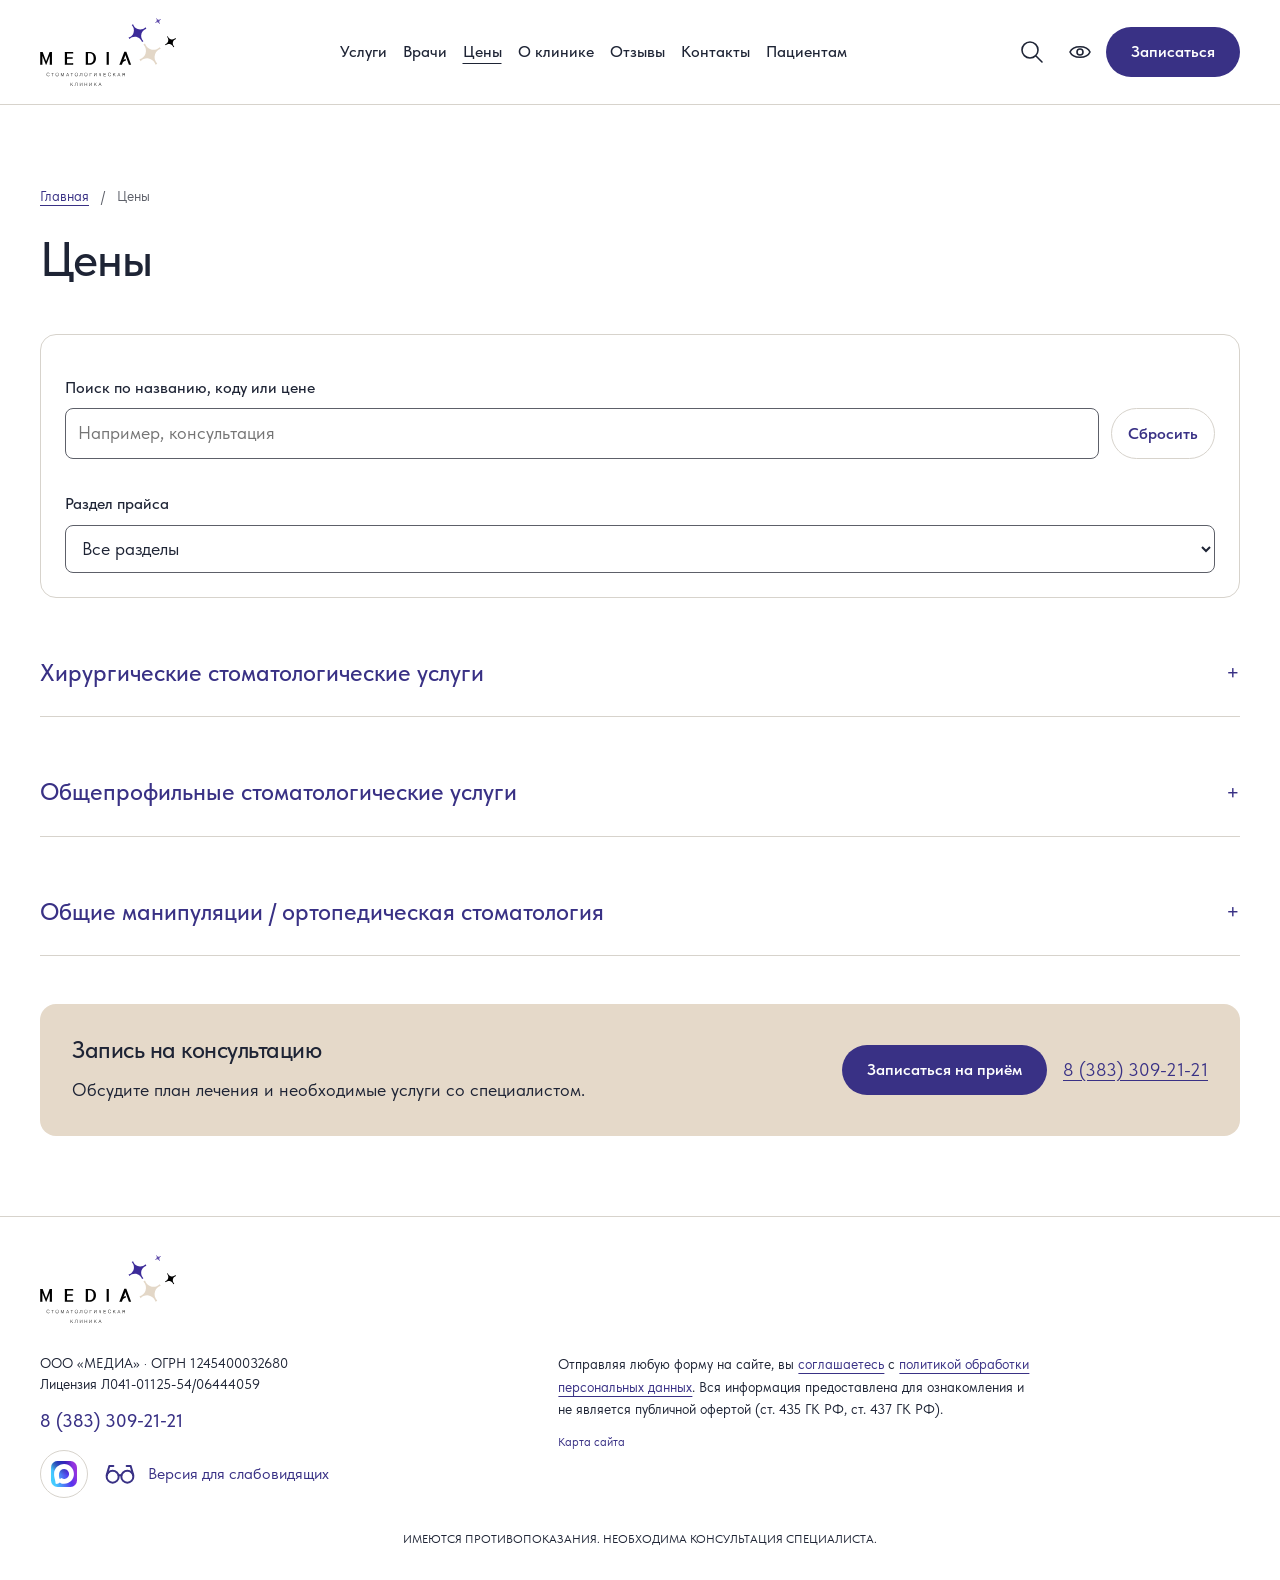
<file: prices.html>
<!doctype html>
<html lang="ru"><head><meta charset="utf-8"><meta name="viewport" content="width=device-width,initial-scale=1"><meta name="robots" content="noindex,nofollow"><title>Цены — Стоматология Медиа · прототип</title><link rel="stylesheet" href="tokens.css"><link rel="stylesheet" href="page.css"><link rel="stylesheet" href="components.css"><link rel="stylesheet" href="accessibility.css"><link rel="stylesheet" href="inner.css"><link rel="stylesheet" href="content-fixes.css"><link rel="stylesheet" href="final-inner.css"><link rel="stylesheet" href="critical-inner.css"></head><body>























<a class="skip" href="#main">Перейти к содержанию</a>























<header class="header"><div class="container header-inner"><button class="icon-button menu-open" aria-label="Открыть меню" aria-expanded="false" id="menu-open"><span class="menu-icon"></span></button><a href="index.html" class="brand" aria-label="Медиа — главная"><img src="media-current.svg" alt="Медиа, стоматологическая клиника" width="136" height="80"></a><nav class="desktop-nav" aria-label="Основная навигация"><a href="services.html">Услуги</a><a href="doctors.html">Врачи</a><a href="prices.html" aria-current="page">Цены</a><a href="about.html">О клинике</a><a href="reviews.html">Отзывы</a><a href="contacts.html">Контакты</a><a href="patients.html">Пациентам</a></nav><div class="header-actions"><button class="icon-button search-open" aria-label="Поиск по сайту" id="search-open"><img src="search.svg" alt=""></button><button class="icon-button" aria-label="Настройки доступности" data-accessibility="" aria-haspopup="dialog" aria-controls="accessibility-dialog"><img src="eye.svg" alt=""></button><button class="button" data-book>Записаться</button><button class="icon-button contact-open" id="contact-open" aria-label="Связаться с клиникой" aria-haspopup="dialog" aria-controls="contact-dialog"><img src="phone.svg" alt=""></button></div></div></header>























<main id="main" class="inner-main container" data-page-id="P04"><div class="page-intro" data-component="C-04"><nav class="breadcrumbs" aria-label="Хлебные крошки"><a href="index.html">Главная</a><span aria-hidden="true">/</span><span aria-current="page">Цены</span></nav><h1>Цены</h1></div><div class="filter-panel" data-component="C-09"><div><label for="price-search">Поиск по названию, коду или цене</label><div class="field-row"><input id="price-search" type="search" placeholder="Например, консультация"><button class="button secondary" id="price-reset">Сбросить</button></div></div><div><label for="price-category">Раздел прайса</label><select id="price-category"><option value="">Все разделы</option><option value="price-1">Хирургические услуги</option><option value="price-2">Общепрофильные услуги</option><option value="price-3">Общие манипуляции / ортопедия</option></select></div></div><p id="price-empty" class="empty-result" hidden>Ничего не найдено. Измените запрос или сбросьте фильтры.</p><section class="price-group" id="price-1" data-component="C-08" data-requirements="R09 R10"><details class="price-accordion point-details"><summary data-collapsible-label="Хирургические стоматологические услуги" aria-expanded="false"><span class="disclosure-label">Хирургические стоматологические услуги</span></summary><table class="price-table"><caption class="story-sr-only">Хирургические стоматологические услуги. Стоимость в рублях.</caption><thead><tr><th scope="col">Код услуги</th><th scope="col">Наименование услуги</th><th scope="col">Цена, ₽</th></tr></thead><tbody class="price-subgroup"><tr data-source-row="T01-R002"><td>02.06.01</td><td>Прием (осмотр, консультация) врача-стоматолога-хирурга первичный</td><td>1000</td></tr><tr data-source-row="T01-R003"><td>02.06.02</td><td>Прием (осмотр, консультация) врача – стоматолога-хирурга повторный</td><td>750</td></tr><tr data-source-row="T01-R004"><td>02.06.02</td><td>Прием врача стоматолога-хирурга</td><td>750</td></tr><tr data-source-row="T01-R005"><td>02.06.03</td><td>Прицельная внутриротовая контактная рентгенография</td><td>650</td></tr><tr data-source-row="T01-R006"><td>02.06.04</td><td>Аппликационная анастезия</td><td>200</td></tr><tr data-source-row="T01-R007"><td>02.06.05</td><td>Инфильтрационная анастезия</td><td>700</td></tr><tr data-source-row="T01-R008"><td>02.06.06</td><td>Проводниковая анастезия</td><td>900</td></tr><tr data-source-row="T01-R009"><td>02.06.04</td><td>Инъекционное введение лекарственных препаратов в челюстно-лицевую область</td><td>500</td></tr><tr data-source-row="T01-R010"><td>02.06.08</td><td>Удаление зуба, подвижной стенки</td><td>1500</td></tr><tr data-source-row="T01-R011"><td>02.06.09</td><td>Удаление временного зуба</td><td>1500</td></tr><tr data-source-row="T01-R012"><td>02.06.10</td><td>Удаление постоянного зуба однокорневого</td><td>3900</td></tr><tr data-source-row="T01-R013"><td>02.06.11</td><td>Удаление постоянного зуба многокорневого</td><td>5900</td></tr><tr data-source-row="T01-R014"><td>02.06.12</td><td>Операция удаления ретинированного, дистопированного или сверхкомплектного зуба</td><td>8900</td></tr><tr data-source-row="T01-R015"><td>02.06.13</td><td>Удаление зуба сложное с разъединением корней, 1-я категория сложности</td><td>7000</td></tr><tr data-source-row="T01-R016"><td>02.06.09.01</td><td>Удаление зуба сложное с разъединением корней, 2-я категория сложности</td><td>15000</td></tr><tr data-source-row="T01-R017"><td>02.06.14</td><td>Отсроченный кюретаж лунки удаленного зуба</td><td>450</td></tr><tr data-source-row="T01-R018"><td>02.06.15</td><td>Лечение перикоронита (промывание, рассечение и/или иссечение капюшона)</td><td>2700</td></tr><tr data-source-row="T01-R019"><td>02.06.16</td><td>Вскрытие и дренирование одонтогенного обсцесса</td><td>900</td></tr><tr data-source-row="T01-R020"><td>02.06.17</td><td>Вскрытие подслизистого или поднадкостничного очага воспаления в полости рта</td><td>750</td></tr><tr data-source-row="T01-R021"><td>02.06.18</td><td>Хирургическая обработка раны или инфицированной  ткани</td><td>500</td></tr><tr data-source-row="T01-R022"><td>02.06.19</td><td>Цистотомия или цистэктомия</td><td>4500</td></tr><tr data-source-row="T01-R023"><td>02.06.20</td><td>Гингивэктомия в области 1 зуба</td><td>1000</td></tr><tr data-source-row="T01-R024"><td>02.06.21</td><td>Резекция верхушки корня фронтального зуба</td><td>6000</td></tr><tr data-source-row="T01-R025"><td>02.06.22</td><td>Резекция верхушки корня бокового зуба</td><td>10000</td></tr><tr data-source-row="T01-R026"><td>02.06.23</td><td>Закрытый кюретаж при заболеваниях пародонта в области 1 зуба</td><td>1000</td></tr><tr data-source-row="T01-R027"><td>02.06.24</td><td>Открытый кюретаж при заболеваниях пародонта в области 1 зуба</td><td>2000</td></tr><tr data-source-row="T01-R028"><td>02.06.25</td><td>Наложение шва (1-3) на слизистую оболочку рта</td><td>1500</td></tr><tr data-source-row="T01-R029"><td>02.06.26</td><td>Снятие послеоперационных швов (лигатур)</td><td>400</td></tr><tr data-source-row="T01-R030"><td>02.06.27</td><td>Введение лекарственных препаратов в пародонтальный карман в области 1 зуба</td><td>300</td></tr><tr data-source-row="T01-R031"><td>02.06.28</td><td>Пластика перфорации верхнечелюстной пазухи</td><td>5000</td></tr><tr data-source-row="T01-R032"><td>02.06.29</td><td>Вестибулопластика</td><td>22000</td></tr><tr data-source-row="T01-R033"><td>02.06.30</td><td>Костная пластика челюстно-лицевой области, остеогингивопластика сегмента челюсти аутокостью</td><td>18000</td></tr><tr data-source-row="T01-R034"><td>02.06.31</td><td>Костная пластика челюстно-лицевой области с применением биодеградируемых материалов (0,25г)</td><td>5000</td></tr><tr data-source-row="T01-R035"><td>02.06.32</td><td>Костная пластика челюстно-лицевой области с применением биодеградируемых материалов (0,5г)</td><td>8500</td></tr><tr data-source-row="T01-R036"><td>02.06.33</td><td>Костная пластика челюстно-лицевой области с применением биодеградируемых материалов (1г)</td><td>15000</td></tr><tr data-source-row="T01-R037"><td>02.06.34</td><td>Пластика мягких тканей ЧЛО с использованием биодеградируемых материалов 10*20</td><td>10000</td></tr><tr data-source-row="T01-R038"><td>02.06.35</td><td>Пластика мягких тканей ЧЛО с использованием биодеградируемых материалов 20*30</td><td>20000</td></tr><tr data-source-row="T01-R039"><td>02.06.36</td><td>Пластика мягких тканей ЧЛО с использованием биодеградируемых материалов 30*40</td><td>30000</td></tr><tr data-source-row="T01-R040"><td>02.06.37</td><td>Внутрикостная дентальная имплантация, хирургический шаблон (1ед)</td><td>20000</td></tr><tr data-source-row="T01-R041"><td>02.06.38</td><td>Синус-лифтинг (костная пластика, остеопластика) открытый</td><td>13000</td></tr><tr data-source-row="T01-R042"><td>02.06.39</td><td>Синус-лифтинг (костная пластика, остеопластика) закрытый</td><td>10000</td></tr><tr data-source-row="T01-R043"><td>02.06.40</td><td>Протезирование зуба с использованием имплантата, установка формирователя десны</td><td>4000/5500</td></tr><tr data-source-row="T01-R044"><td>02.06.41</td><td>Внутрикостная дентальная имплантация, Оsstem</td><td>29600</td></tr><tr data-source-row="T01-R045"><td>02.06.42</td><td>Внутрикостная дентальная имплантация, Neobiotech</td><td>29600</td></tr><tr data-source-row="T01-R046"><td>02.06.43</td><td>Удаление импланта, трансплантата</td><td>4500</td></tr><tr data-source-row="T01-R047"><td>02.06.44</td><td>Формирование собственного сгустка и мембраны с помощью АПРФ</td><td>5500</td></tr><tr data-source-row="T01-R048"><td>02.06.45</td><td>Внутрикостная дентальная имплантация ASTRA TECH</td><td>45650</td></tr><tr data-source-row="T01-R049"><td>02.06.46</td><td>Костная смесь Bio-Oss spongiosa (L) 1-2 мм, 0,5 гр (открытый синус)</td><td>15580</td></tr><tr data-source-row="T01-R050"><td>02.06.47</td><td>Мембрана Evolution Std, резорбируемая 20*20 (открытый синус)</td><td>17770</td></tr></tbody></table></details></section><section class="price-group" id="price-2" data-component="C-08" data-requirements="R09 R10"><details class="price-accordion point-details"><summary data-collapsible-label="Общепрофильные стоматологические услуги" aria-expanded="false"><span class="disclosure-label">Общепрофильные стоматологические услуги</span></summary><table class="price-table"><caption class="story-sr-only">Общепрофильные стоматологические услуги. Стоимость в рублях.</caption><thead><tr><th scope="col">Код услуги</th><th scope="col">Наименование услуги</th><th scope="col">Цена, ₽</th></tr></thead><tbody class="price-subgroup"><tr data-source-row="T02-R003"><td>01.01.02</td><td>Приём (осмотр, консультация) врача-стоматолога-терапевта первичный</td><td>2000</td></tr><tr data-source-row="T02-R004"><td>01.01.02</td><td>Приём (осмотр, консультация) врача-стоматолога-терапевта повторный</td><td>750</td></tr><tr data-source-row="T02-R005"><td>01.01.03</td><td>Профилактический приём (осмотр, консультация) врача-стоматолога</td><td>750</td></tr><tr data-source-row="T02-R006"><td>01.01.04</td><td>Приём (осмотр, консультация) врача-стоматолога первичный (предоперационное обследование)</td><td>1000</td></tr><tr data-source-row="T02-R007"><td>01.01.05</td><td>Прицельная внутриротовая контактная рентгенография</td><td>650</td></tr><tr data-source-row="T02-R008"><td>01.01.07</td><td>Аппликационная анестезия</td><td>200</td></tr><tr data-source-row="T02-R009"><td>01.01.08</td><td>Инфильтрационная анестезия</td><td>700</td></tr><tr data-source-row="T02-R010"><td>01.01.09</td><td>Проводниковая анестезия</td><td>900</td></tr></tbody><tbody class="price-subgroup"><tr class="price-subheading"><th colspan="3" scope="rowgroup">ТЕРАПЕВТИЧЕСКИЕ СТОМАТОЛОГИЧЕСКИЕ УСЛУГИ</th></tr><tr data-source-row="T02-R012"><td>01.02.01</td><td>Восстановление зуба пломбой I, V, VI класс по Блэку с использованием материалов из фотополимеров, объём поражения коронки 1/5 – 1/4</td><td>2800</td></tr><tr data-source-row="T02-R013"><td>01.02.02</td><td>Восстановление зуба пломбой I, V, VI класс по Блэку с использованием материалов из фотополимеров, объём поражения коронки 1/3</td><td>4200</td></tr><tr data-source-row="T02-R014"><td>01.02.03</td><td>Восстановление зуба пломбой с нарушением контактного пункта II, III класс по Блэку с использованием материалов из фотополимеров, объём поражения коронки от 1/3 до 1/2</td><td>5100</td></tr><tr data-source-row="T02-R015"><td>01.02.04</td><td>Восстановление зуба пломбой II-IV класс по Блэку с использованием материалов из фотополимеров, объем поражения коронки &gt;1/2</td><td>6500</td></tr><tr data-source-row="T02-R016"><td>01.02.05</td><td>Восстановление зуба пломбой IV класс по Блэку с использованием материалов из фотополимеров, эстетическая реставрация</td><td>10300</td></tr><tr data-source-row="T02-R017"><td>01.02.06</td><td>Восстановление зуба пломбой, кариес депульпированного зуба</td><td>6500</td></tr><tr data-source-row="T02-R018"><td>01.02.07</td><td>Восстановление зуба пломбой, глубокий кариес</td><td>7000</td></tr><tr data-source-row="T02-R019"><td>01.02.08</td><td>Наложение временной пломбы, лечение глубокого кариеса</td><td>3800</td></tr><tr data-source-row="T02-R020"><td>01.02.09</td><td>Восстановление зуба пломбой I, II, III, V, VI класс по Блэку с использованием стоматологических цементов</td><td>3700</td></tr><tr data-source-row="T02-R021"><td>01.02.10</td><td>Восстановление зуба пломбой I, II, III, V, VI класс по Блэку с использованием материалов химического отверждения</td><td>2800</td></tr></tbody><tbody class="price-subgroup"><tr class="price-subheading"><th colspan="3" scope="rowgroup">ЭНДОДОНТИЧЕСКОЕ ЛЕЧЕНИЕ</th></tr><tr data-source-row="T02-R023"><td>01.03.01</td><td>Инструментальная и медикаментозная обработка хорошо проходимого корневого канала</td><td>2820</td></tr><tr data-source-row="T02-R024"><td>01.03.02</td><td>Инструментальная и медикаментозная обработка плохо проходимого корневого канала</td><td>3440</td></tr><tr data-source-row="T02-R025"><td>01.03.03</td><td>Инструментальная и медикаментозная обработка корневого канала, неполная/частичная</td><td>1300</td></tr><tr data-source-row="T02-R026"><td>01.03.04</td><td>Ультразвуковое расширение корневого канала зуба</td><td>650</td></tr><tr data-source-row="T02-R027"><td>01.03.05</td><td>Временное пломбирование лекарственным препаратом корневого канала</td><td>1950</td></tr><tr data-source-row="T02-R028"><td>01.03.06</td><td>Пломбирование корневого канала зуба гуттаперчивыми штифтами, горячей гуттаперчей</td><td>2070</td></tr><tr data-source-row="T02-R029"><td>01.03.07</td><td>Пломбирование корневого канала зуба пастой</td><td>1100</td></tr><tr data-source-row="T02-R030"><td>01.03.08</td><td>Распломбировка корневого канала ранее леченного пастой</td><td>2300</td></tr><tr data-source-row="T02-R031"><td>01.03.09</td><td>Распломбировка корневого канала ранее леченного фосфат-цементом/ резорцин-формальдегидным методом, гуттаперчей</td><td>3000</td></tr><tr data-source-row="T02-R032"><td>01.03.10</td><td>Закрытие перфорации стенки корневого канала зуба</td><td>1100</td></tr></tbody><tbody class="price-subgroup"><tr class="price-subheading"><th colspan="3" scope="rowgroup">ДОПОЛНИТЕЛЬНЫЙ ВИДЫ РАБОТ</th></tr><tr data-source-row="T02-R034"><td>01.04.01</td><td>Наложение девитализирующей пасты</td><td>700</td></tr><tr data-source-row="T02-R035"><td>01.04.02</td><td>Наложение временной пасты</td><td>700</td></tr><tr data-source-row="T02-R036"><td>01.04.03</td><td>Восстановление зуба пломбой, коррекция пломбы</td><td>1800</td></tr><tr data-source-row="T02-R037"><td>01.04.04</td><td>Избирательное полирование зуба, пломбы</td><td>1100</td></tr><tr data-source-row="T02-R038"><td>01.04.05</td><td>Сошлифовывание твердых тканей зуба</td><td>1000</td></tr><tr data-source-row="T02-R039"><td>01.04.06</td><td>Восстановление зуба пломбой I, V, VI класс по Блэку с использованием материалов из фотополимеров, изготовление культи зуба</td><td>3300</td></tr><tr data-source-row="T02-R040"><td>01.04.07</td><td>Восстановление зуба пломбировочными материалами с использованием анкерных штифтов</td><td>3800</td></tr><tr data-source-row="T02-R041"><td>01.04.08</td><td>Фиксация внутриканального штифта/вкладки</td><td>3600</td></tr><tr data-source-row="T02-R042"><td>01.04.09</td><td>Удаление внутриканального штифта/вкладки, фрагментов эндодонтических инструментов из к/к</td><td>4000</td></tr><tr data-source-row="T02-R043"><td>01.04.10</td><td>Коррекция маргинальной десны</td><td>2100</td></tr><tr data-source-row="T02-R044"><td>01.04.11 </td><td>Запечатывание фиссуры зуба герметиком</td><td>2000</td></tr><tr data-source-row="T02-R045"><td>01.04.12</td><td>Обучение гигиене полости рта</td><td>500</td></tr><tr data-source-row="T02-R046"><td>01.04.13</td><td>Трепанация зуба, искусственной коронки</td><td>1300</td></tr><tr data-source-row="T02-R047"><td>01.04.14</td><td>Определение прикуса, изготовление силиконового ключа</td><td>250</td></tr></tbody><tbody class="price-subgroup"><tr class="price-subheading"><th colspan="3" scope="rowgroup">СЕАНС WHITENING KIT</th></tr><tr data-source-row="T02-R049"><td>01.05.01</td><td>Коррекция фронтальной группы зубов системой Universal Whitening Kit</td><td>16250</td></tr><tr data-source-row="T02-R050"><td>01.05.02</td><td>Коррекция фронтальной группы зубов системой Universal Whitening Kit , 1 челюсть</td><td>8150</td></tr><tr data-source-row="T02-R051"><td>01.05.03</td><td>Коррекция системой Universal Whitening Kit</td><td>4000</td></tr></tbody><tbody class="price-subgroup"><tr class="price-subheading"><th colspan="3" scope="rowgroup">ПАРОДОНТОЛОГИЧЕСКИЕ УСЛУГИ</th></tr><tr data-source-row="T02-R053"><td>01.05.03</td><td>Профессиональная гигиена полости рта и зубов, 1-я категория сложности</td><td>4900</td></tr><tr data-source-row="T02-R054"><td>01.05.04</td><td>Профессиональная гигиена полости рта и зубов, 2-я категория сложности</td><td>6500</td></tr><tr data-source-row="T02-R055"><td>01.05.05</td><td>Удаление наддесневых и поддесневых зубных отложений, вся полость рта</td><td>2600</td></tr><tr data-source-row="T02-R056"><td>01.05.06</td><td>Удаление наддесневых и поддесневых зубных отложений, 1 челюсть</td><td>1400</td></tr><tr data-source-row="T02-R057"><td>01.05.07</td><td>Профессиональная гигиена полости рта и зубов, воздушно-абразивная обработка, вся полость</td><td>2400</td></tr><tr data-source-row="T02-R058"><td>01.05.08</td><td>Профессиональная гигиена полости рта и зубов, воздушно-абразивная обработка, 1 челюсть</td><td>1300</td></tr><tr data-source-row="T02-R059"><td>01.05.09</td><td>Профессиональная гигиена полости рта и зубов, воздушно-абразивная обработка 1 зуба</td><td>300</td></tr><tr data-source-row="T02-R060"><td>01.05.10 </td><td>Профессиональная гигиена полости рта и зубов, чистка зубов профессиональными щетками и пастами, вся полость рта</td><td>1300</td></tr><tr data-source-row="T02-R061"><td>01.05.11</td><td>Профессиональная гигиена полости рта и зубов, чистка зубов профессиональными щетками и пастами, 1 челюсть</td><td>650</td></tr><tr data-source-row="T02-R062"><td>01.05.12</td><td>Местное применение реминерализующих препаратов в области зуба (фторсодержащий препарат)</td><td>200</td></tr><tr data-source-row="T02-R063"><td>01.05.13</td><td>Глубокое фторирование эмали зуба, вся полость рта</td><td>1300</td></tr><tr data-source-row="T02-R064"><td>01.05.14</td><td>Глубокое фторирование эмали зуба, 1 челюсть</td><td>650</td></tr><tr data-source-row="T02-R065"><td>01.05.15</td><td>Глубокое фторирование эмали зуба или применение десенситайзера </td><td>440</td></tr><tr data-source-row="T02-R066"><td>01.05.16</td><td>Ультразвуковое удаление наддесневых и поддесневых зубных отложений в области зуба</td><td>300</td></tr><tr data-source-row="T02-R067"><td>01.05.17</td><td>Аппликация лекарственного препарата на слизистую оболочку полости рта, десневая повязка в области 1 зуба</td><td>150</td></tr><tr data-source-row="T02-R068"><td>01.05.18</td><td>Введение лекарственных препаратов в пародонтальный карман в области 1 зуба</td><td>300</td></tr><tr data-source-row="T02-R069"><td>01.05.19</td><td>Инъекционное введение лекарственных препаратов в челюстно-лицевую область</td><td>500</td></tr><tr data-source-row="T02-R070"><td>01.05.20</td><td>Местное применение реминерализирующих препаратов в области зуба (фторсодержащий препарат) вся полость рта</td><td>1450</td></tr><tr data-source-row="T02-R071"><td>01.05.21</td><td>Иммобилизация зубного ряда шиной SIA </td><td>6680</td></tr></tbody></table></details></section><section class="price-group" id="price-3" data-component="C-08" data-requirements="R09 R10"><details class="price-accordion point-details"><summary data-collapsible-label="Общие манипуляции / ортопедическая стоматология" aria-expanded="false"><span class="disclosure-label">Общие манипуляции / ортопедическая стоматология</span></summary><table class="price-table"><caption class="story-sr-only">Общие манипуляции / ортопедическая стоматология. Стоимость в рублях.</caption><thead><tr><th scope="col">Код услуги</th><th scope="col">Наименование услуги</th><th scope="col">Цена, ₽</th></tr></thead><tbody class="price-subgroup"><tr data-source-row="T03-R002"><td>03.01.01</td><td>Приём (осмотр, консультация) врача-стоматолога-ортопеда первичный</td><td>800</td></tr><tr data-source-row="T03-R003"><td>03.01.02</td><td>Приём (осмотр, консультация) врача-стоматолога-ортопеда первичный, планирование лечения с изучением контрольно-диагностических моделей, ОПТГ, КЛКТ</td><td>1200</td></tr><tr data-source-row="T03-R004"><td>03.01.05</td><td>Прицельная внутриротовая контактная рентгенография</td><td>650</td></tr><tr data-source-row="T03-R005"><td>03.01.07</td><td>Аппликационная анестезия</td><td>200</td></tr><tr data-source-row="T03-R006"><td>03.01.08</td><td>Инфильтрационная анестезия</td><td>700</td></tr><tr data-source-row="T03-R007"><td>03.01.09</td><td>Проводниковая анестезия</td><td>900</td></tr><tr data-source-row="T03-R008"><td>03.01.03</td><td>Снятие оттиска с одной челюсти силиконовый «С»</td><td>1045</td></tr><tr data-source-row="T03-R009"><td>03.01.04</td><td>Снятие оттиска с одной челюсти силиконовый «А» двуслойный</td><td>1320</td></tr><tr data-source-row="T03-R010"><td>03.01.06</td><td>Снятие оттиска с одной челюсти, индивидуальная ложка</td><td>3850</td></tr><tr data-source-row="T03-R011"><td>03.01.07</td><td>Определение прикуса восковым шаблоном</td><td>1100</td></tr><tr data-source-row="T03-R012"><td>03.01.08</td><td>Услуги по изготовлению ортопедической конструкции стоматологической, фиксация на СИЦ (1 ед.)</td><td>770</td></tr><tr data-source-row="T03-R013"><td>03.01.09</td><td>Услуги по изготовлению ортопедической конструкции стоматологической, фиксация на временный цемент (1 ед.)</td><td>110</td></tr><tr data-source-row="T03-R014"><td>03.01.10</td><td>Протезирование зуба с использованием имплантата, фиксация 1 ед.</td><td>900</td></tr><tr data-source-row="T03-R015"><td>03.01.11</td><td>Услуги по изготовлению ортопедической конструкции стоматологической, фиксация на цемент двойного отверждения (1 ед.)</td><td>1815</td></tr><tr data-source-row="T03-R016"><td>03.01.12</td><td>Повторная фиксация на постоянный цемент несъемных ортопедических конструкций, 1 ед.</td><td>1250</td></tr><tr data-source-row="T03-R017"><td>03.01.13</td><td>Услуги по изготовлению ортопедической конструкции стоматологической, коррекция зубного протеза изготовленная в другой клинике (или после истечения срока годности)</td><td>2000</td></tr><tr data-source-row="T03-R018"><td>03.01.14</td><td>Снятие несъёмной ортопедической конструкции штампованной, 1 ед.</td><td>500</td></tr><tr data-source-row="T03-R019"><td>03.01.15</td><td>Снятие несъемной ортопедической конструкции литой, 1 ед.</td><td>1000</td></tr><tr data-source-row="T03-R020"><td>03.01.16</td><td>Снятие несъемной ортопедической конструкции металлокерамической, 1 ед.</td><td>1300</td></tr><tr data-source-row="T03-R021"><td>03.01.17</td><td>Определение виды смыкания зубных рядов с помощью лицевой дуги</td><td>2750</td></tr><tr data-source-row="T03-R022"><td>03.01.18</td><td>Восстановление зуба штифтовым зубом</td><td>4500</td></tr><tr data-source-row="T03-R023"><td>стм.орт.прч.07</td><td>Услуги по изготовлению ортопедической конструкции стоматологической (изготовление силиконового ключа)</td><td>1100</td></tr><tr data-source-row="T03-R024"><td>стм.орт.прч.09</td><td>Определение прикуса (фиксация прикуса при помощи силиконового регистратора)</td><td>950</td></tr><tr data-source-row="T03-R025"><td>стм.орт.прч.20</td><td>Определение прикуса (использование лицевой дуги и артикулятора)</td><td>1650</td></tr><tr data-source-row="T03-R026"><td>стм.орт.прч.21</td><td>Услуги по изготовлению ортопедической конструкции стоматологической (покрытие коронки НТП за единицу)</td><td>800</td></tr><tr data-source-row="T03-R027"><td>стм.орт.прч.45</td><td>Протезирование зуба с использованием имплантата (закрытие шахты винта)</td><td>1400</td></tr><tr data-source-row="T03-R028"><td>стм.орт.прч.46</td><td>Протезирование зуба с использованием имплантата (извлечение супр. структуры имплантата (простое))</td><td>4400</td></tr><tr data-source-row="T03-R029"><td>стм.орт.прч.47</td><td>Протезирование зуба с использованием имплантата (извлечение супр. структуры имплантата (сложное))</td><td>9500</td></tr><tr data-source-row="T03-R030"><td>стм.орт.прч.701</td><td>Услуги по изготовлению ортопедической конструкции стоматологической (супраструктура Multi, Lokator (Port))</td><td>
14000
</td></tr></tbody><tbody class="price-subgroup"><tr class="price-subheading"><th colspan="3" scope="rowgroup">НЕСЪЕМНОЕ ПРОТЕЗИРОВАНИЕ</th></tr><tr data-source-row="T03-R032"><td>03.02.01</td><td>Услуги по изготовлению ортопедической конструкции стоматологической, Waxup 1 несъемная единица</td><td>1800</td></tr><tr data-source-row="T03-R033"><td>03.02.02</td><td>Изготовление зуба пластмассового простого в клинике</td><td>1430</td></tr><tr data-source-row="T03-R034"><td>03.02.03</td><td>Изготовление коронки пластмассовой</td><td>8250</td></tr><tr data-source-row="T03-R035"><td>03.02.04</td><td>Изготовление коронки цельнолитой</td><td>8250</td></tr><tr data-source-row="T03-R036"><td>03.02.05</td><td>Восстановление зуба коронкой с использованием цельнолитой культевой вкладки неразборной</td><td>6930</td></tr><tr data-source-row="T03-R037"><td>03.02.06</td><td>Восстановление зуба коронкой с использованием цельнолитой культевой вкладки разборной</td><td>8250</td></tr><tr data-source-row="T03-R038"><td>03.02.07</td><td>Восстановление зуба вкладками, виниром, полукоронкой из диоксида циркония</td><td>21450</td></tr><tr data-source-row="T03-R039"><td>03.02.08</td><td>Изготовление штифтовой конструкции из композитного материала</td><td>10000</td></tr><tr data-source-row="T03-R040"><td>03.02.09</td><td>Изготовление зуба металлокерамического, коронки металлокерамической</td><td>19800</td></tr><tr data-source-row="T03-R041"><td>03.02.10</td><td>Протезирование зуба с использованием имплантата, коронка металлокерамическая 1 ед.</td><td>22550</td></tr><tr data-source-row="T03-R042"><td>03.02.11</td><td>Восстановление зуба коронкой, керамическое плечо</td><td>2310</td></tr><tr data-source-row="T03-R043"><td>03.02.12</td><td>Восстановление зуба вкладками, винирами, полукоронкой цельнокерамическими Е-МАХ методом окрашивания</td><td>26400</td></tr><tr data-source-row="T03-R044"><td>03.02.13</td><td>Восстановление зуба вкладками, виниром, полукоронкой керамической Е-МАХ</td><td>26400</td></tr><tr data-source-row="T03-R045"><td>03.02.14</td><td>Протезирование зуба с использованием имплантата, коронка цельнокерамическая Е-МАХ / цельноцирконевая</td><td>26400</td></tr><tr data-source-row="T03-R046"><td>03.02.15</td><td>Изготовление комбинированной коронки керамической на каркасе из диоксида циркония</td><td>21450</td></tr><tr data-source-row="T03-R047"><td>03.02.16</td><td>Протезирование зуба с использованием имплантата, коронка керамическая на каркасе из диоксида циркония</td><td>25300</td></tr><tr data-source-row="T03-R048"><td>03.02.17</td><td>Протезирование зуба с использованием имплантата, титановый абатмент стандартный</td><td>13200</td></tr><tr data-source-row="T03-R049"><td>03.02.18</td><td>Протезирование зуба с использованием имплантата, титановый абатмент индивидуальный</td><td>13200</td></tr><tr data-source-row="T03-R050"><td>03.02.19</td><td>Протезирование зуба с использованием имплантата, циркониевый абатмент индивидуальный</td><td>19800</td></tr><tr data-source-row="T03-R051"><td>03.02.20</td><td>Протезирование зуба с использованием имплантата, абатмент для винтовой фиксации</td><td>18400</td></tr><tr data-source-row="T03-R052"><td>03.02.22</td><td>Протезирование зуба с использованием имплантата, установка абатмента Straumann, Astra Tech</td><td>28400</td></tr><tr data-source-row="T03-R053"><td>03.02.23</td><td>Снятие оттиска с одной челюсти, индивидуальная трансферная ложка изготовленная в лаборатории</td><td>7000</td></tr><tr data-source-row="T03-R054"><td>03.02.24</td><td>Восстановление зуба коронкой, искусственная десна керамическая в области 1 единицы</td><td>2310</td></tr><tr data-source-row="T03-R055"><td>03.02.25</td><td>Протезирование зуба с использованием имплантата, временная пластмассовая коронка зуба</td><td>8250</td></tr><tr data-source-row="T03-R056"><td>03.02.26</td><td>Протезирование зуба с использованием имплантата, временный пластмассовый зуб (литок) в мостовидном протезе с опорой на импланты</td><td>8250</td></tr><tr data-source-row="T03-R057"><td>стм.орт.кнс.04</td><td>Восстановление зуба коронкой (коронка фрезерованная с облицовкой)</td><td>22000</td></tr><tr data-source-row="T03-R058"><td>стм.орт.кнс.27</td><td>Восстановление зуба коронкой (керамическое плечо)</td><td>1900</td></tr><tr data-source-row="T03-R059"><td>стм.орт.кнс.44</td><td>Восстановление зуба коронкой (коронка, зуб ПММК cad-cam)</td><td>5900</td></tr><tr data-source-row="T03-R060"><td>стм.орт.кнс.45</td><td>Протезирование зуба с использованием имплантата (коронка ПММК на имплантате cad-cam)</td><td>7700</td></tr><tr data-source-row="T03-R061"><td>стм.орт.кнс.48</td><td>Восстановление зуба вкладкой cad-cam</td><td>9900</td></tr><tr data-source-row="T03-R062"><td>стм.орт.кнс.49</td><td>Восстановление зуба вкладками, виниром, полукоронкой (вкладка культевая из диоксида циркония)</td><td>9000</td></tr></tbody><tbody class="price-subgroup"><tr class="price-subheading"><th colspan="3" scope="rowgroup">СЪЁМНОЕ ПРОТЕЗИРОВАНИЕ</th></tr><tr data-source-row="T03-R064"><td>03.03.01</td><td>Протезирование частичными съёмными пластиночными протезами</td><td>24750</td></tr><tr data-source-row="T03-R065"><td>03.03.02</td><td>Протезирование зубов полными съемными пластиночными протезами</td><td>26400</td></tr><tr data-source-row="T03-R066"><td>03.03.03</td><td>Изготовление одного элемента к съёмной пластинке, косметическая пластинка</td><td>9350</td></tr><tr data-source-row="T03-R067"><td>03.03.04</td><td>Перебазировка съёмного протеза лабораторным методом или клиническая</td><td>14850/7700</td></tr><tr data-source-row="T03-R068"><td>03.03.05</td><td>Протезирование частичными съёмными пластиночными протезами, нейлон</td><td>34100</td></tr><tr data-source-row="T03-R069"><td>03.03.06</td><td>Изготовление одного элемента к съёмной пластинке, косметическая пластинка нейлон (не более 3-х зубов)</td><td>22550</td></tr><tr data-source-row="T03-R070"><td>03.03.07</td><td>Починка перелома базиса самотвердеющей пластмассой</td><td>6600</td></tr><tr data-source-row="T03-R071"><td>03.03.08</td><td>Приварка кламмера</td><td>8250</td></tr><tr data-source-row="T03-R072"><td>03.03.09</td><td>Приварка зуба</td><td>8250</td></tr><tr data-source-row="T03-R073"><td>03.03.10</td><td>Изготовление литого базиса</td><td>11000</td></tr><tr data-source-row="T03-R074"><td>03.03.11</td><td>Протезирование съёмными бюгельными протезами (кламмерными)</td><td>68200</td></tr><tr data-source-row="T03-R075"><td>03.03.12</td><td>Изготовление съёмного протеза из термопластического материала кламмерный бюгель</td><td>74800</td></tr><tr data-source-row="T03-R076"><td>03.03.13</td><td>Протезирование съёмными бюгельными протезами на замковых креплениях</td><td>78100</td></tr><tr data-source-row="T03-R077"><td>03.03.14</td><td>Изготовление замкового крепления (Bredent, шар)</td><td>9900</td></tr><tr data-source-row="T03-R078"><td>03.03.15</td><td>Изготовление замкового крепления (Bredent, рельс)</td><td>12650</td></tr><tr data-source-row="T03-R079"><td>03.03.16</td><td>Изготовление замкового крепления, замена 1 матрицы</td><td>7000</td></tr><tr data-source-row="T03-R080"><td>03.03.17</td><td>Изготовление фасетки в бюгельном протезе</td><td>9900</td></tr><tr data-source-row="T03-R081"><td>03.03.18</td><td>Изготовление коронки телескопической (первичная коронка, вторичная коронка, облицованная композитом)</td><td>23100</td></tr><tr data-source-row="T03-R082"><td>03.03.19</td><td>Протезирование зуба с использованием имплантата, мезоструктура (Lokator) 1 ед.</td><td>18400</td></tr><tr data-source-row="T03-R083"><td>03.03.20</td><td>Протезирование съёмными бюгельными протезами, балка 1 промежуток</td><td>13200</td></tr><tr data-source-row="T03-R084"><td>стм.орт.прт.09</td><td>Протезирование съемными бюгельными протезами (элемент многозвеньевого кламмера)</td><td>9500</td></tr><tr data-source-row="T03-R085"><td>стм.орт.прт.19</td><td>Услуги по изготовлению ортопедической конструкции стоматологической (перебазировка съёмного протеза лабораторным методом)</td><td>13200</td></tr><tr data-source-row="T03-R086"><td>стм.орт.прт.20</td><td>Услуги по изготовлению ортопедической конструкции стоматологической (приварка кламмера (или зуба 1 единица))</td><td>7800</td></tr><tr data-source-row="T03-R087"><td>стм.орт.прт.22</td><td>Услуги по изготовлению ортопедической конструкции стоматологической (изготовление армированной дуги литой (армирование съёмного протеза))</td><td>15700</td></tr><tr data-source-row="T03-R088"><td>стм.орт.прт.23</td><td>Услуги по изготовлению ортопедической конструкции стоматологической (коррекция протеза)</td><td>1500</td></tr><tr data-source-row="T03-R089"><td>стм.орт.прт.27</td><td>Протезирование съёмными бюгельными протезами (фасетка в бюгельном протезе)</td><td>7900</td></tr><tr data-source-row="T03-R090"><td>стм.орт.прт.34</td><td>Перебазировка съемного протеза клиническим методом</td><td>7000</td></tr><tr data-source-row="T03-R091"><td>стм.орт.прт.45</td><td>Протезирование съемными бюгельными протезами (опора на имплантат для балочной конструкции - 1 единица)</td><td>25200</td></tr><tr data-source-row="T03-R092"><td>стм.орт.прт.46</td><td>Услуги по изготовлению ортопедической конструкции стоматологической (восстановление целостности зубного ряда несъёмными мостовидными протезами (Мэрелендский мост в области 1 зуба))</td><td>26400</td></tr><tr data-source-row="T03-R093"><td>стм.орт.прт.47</td><td>Услуги по изготовлению ортопедической конструкции стоматологической (приварка зуба съёмного протеза из термопласта)</td><td>13200</td></tr><tr data-source-row="T03-R094"><td>стм.орт.прт.48</td><td>Услуги по изготовлению ортопедической конструкции стоматологической (фрезерование одного элемента)</td><td>4400</td></tr><tr data-source-row="T03-R095"><td>стм.орт.прт.49</td><td>Услуги по изготовлению ортопедической конструкции стоматологической (перебазировка съёмного протеза клиническим методом)</td><td>7700</td></tr><tr data-source-row="T03-R096"><td>стм.орт.прт.50</td><td>Протезирование съемными бюгельными протезами (замена матрицы замка съёмного протеза)</td><td>4900</td></tr></tbody></table></details></section><aside class="action-panel"><div><h2>Запись на консультацию</h2><p>Обсудите план лечения и необходимые услуги со специалистом.</p></div><div class="action-links"><button class="button" data-book data-offer="Консультация по плану лечения">Записаться на приём</button><a class="text-link" href="tel:+73833092121">8 (383) 309-21-21</a></div></aside></main><footer class="site-footer"><div class="container"><div class="footer-top"><img src="media-current.svg" alt="Медиа"></div><div class="footer-bottom"><div class="footer-org">ООО «МЕДИА» · ОГРН 1245400032680<br>Лицензия Л041-01125-54/06444059<a class="footer-phone" href="tel:+73833092121">8 (383) 309-21-21</a><div class="footer-max"><button class="social-circle" data-service-pending="MAX" aria-label="MAX: ссылка будет добавлена"><img src="MAX.svg" alt=""></button><button class="accessibility-button" id="readability" aria-label="Настройки доступности" data-accessibility="" aria-haspopup="dialog" aria-controls="accessibility-dialog"><img src="accessibility-glasses.svg" alt=""><span>Версия для слабовидящих</span></button></div></div><div><div class="footer-legal-content"><p class="footer-legal">Отправляя любую форму на сайте, вы <a href="patients.html#consent">соглашаетесь</a> с <a href="privacy.html">политикой обработки персональных данных</a>. Вся информация предоставлена для ознакомления и не является публичной офертой (ст. 435 ГК РФ, ст. 437 ГК РФ).</p><a class="sitemap-link" href="sitemap.html">Карта сайта</a></div></div></div><p class="warning">ИМЕЮТСЯ ПРОТИВОПОКАЗАНИЯ. НЕОБХОДИМА КОНСУЛЬТАЦИЯ СПЕЦИАЛИСТА.</p></div></footer>







































































<dialog id="menu-dialog" aria-label="Меню сайта"><button class="close" aria-label="Закрыть меню">×</button><h2>Медиа</h2><div class="menu-tools"><button data-mobile-search class="button secondary menu-search">Поиск по сайту</button></div><nav class="mobile-nav"><a href="services.html">Услуги</a><a href="doctors.html">Врачи</a><a href="prices.html" aria-current="page">Цены</a><a href="about.html">О клинике</a><a href="reviews.html">Отзывы</a><a href="contacts.html">Контакты</a><a href="patients.html">Пациентам</a></nav><button class="button" data-book data-doctor="" data-offer="">Записаться </button></dialog>







































































<dialog id="booking-dialog" aria-labelledby="booking-title"><button class="close" aria-label="Закрыть запись">×</button><p class="eyebrow">ДЕМОНСТРАЦИЯ ЗАПИСИ</p><h2 id="booking-title">Запись на приём</h2><p id="booking-context"></p><p>Онлайн-запись в этом макете не подключена. Для записи позвоните: <a href="tel:+73833092121">8 (383) 309-21-21</a>.</p><button class="button" id="fallback-open">Оставить заявку администратору</button><form id="fallback-form" hidden novalidate><p>Демонстрационная форма. Не вводите настоящие контактные данные.</p><label for="visitor-name">Имя</label><input id="visitor-name" name="name" autocomplete="off" placeholder="Тестовое имя" required><label for="visitor-phone">Телефон</label><input id="visitor-phone" name="phone" type="tel" autocomplete="off" placeholder="Тестовый номер" required><div class="checkbox"><input type="checkbox" name="consent" required id="demo-consent"><span><label for="demo-consent" class="consent-label">Демонстрационное согласие. </label><a class="text-link" href="patients.html#consent">Текст согласия </a> и <a class="text-link" href="privacy.html">Политика </a></span></div><p class="form-error" role="alert" id="form-error"></p><button class="button" type="submit">Проверить форму без отправки</button><p role="status" id="form-status"></p></form></dialog>







































































<dialog id="page-dialog" aria-labelledby="page-title"><button class="close" aria-label="Закрыть">×</button><p class="eyebrow">ПРОТОТИП ГЛАВНОЙ</p><h2 id="page-title"></h2><p id="page-info"></p><button class="button close-page">Вернуться к главной</button></dialog>







































































<dialog id="search-dialog" aria-labelledby="search-title"><button class="close" aria-label="Закрыть поиск">×</button><h2 id="search-title">Поиск по сайту</h2><label for="search-query">Что найти?</label><input id="search-query" type="search" placeholder="Например: гигиена"><div id="search-results" role="status"></div></dialog>







































































<dialog id="contact-dialog" aria-labelledby="contact-title"><button class="close" aria-label="Закрыть окно связи">×</button><h2 id="contact-title">Как вам удобно связаться с нами?</h2><div class="contact-choices"><button class="button secondary" data-service-pending="MAX">MAX — пока не подключён</button><a class="button" href="tel:+73833092121">Позвонить<br>8 (383) 309-21-21</a></div><p class="small">Ссылка на официальный чат MAX будет добавлена после получения от клиники.</p></dialog><dialog id="accessibility-dialog" aria-labelledby="accessibility-title"><button class="close" aria-label="Закрыть настройки доступности">×</button><h2 id="accessibility-title">Настройки доступности</h2><p class="small">Настройки общие для всех разделов и сохраняются в этом браузере.</p><form id="accessibility-form">























<label for="a11y-size">Размер текста</label><select id="a11y-size" name="size"><option value="100">100%</option><option value="125">125%</option><option value="150">150%</option><option value="200">200%</option></select>























<label for="a11y-theme">Цветовая схема</label><select id="a11y-theme" name="theme"><option value="normal">Фирменная</option><option value="light">Чёрный на белом</option><option value="dark">Белый на чёрном</option><option value="cream">Тёмно-синий на кремовом</option></select>























<label for="a11y-images">Фотографии</label><select id="a11y-images" name="images"><option value="show">Показывать</option><option value="gray">Чёрно-белые</option><option value="hide">Скрыть фотографии</option></select>























<label for="a11y-lines">Межстрочный интервал</label><select id="a11y-lines" name="lines"><option value="normal">Обычный</option><option value="wide">Увеличенный</option><option value="extra">Большой</option></select>























<label class="linear-choice" for="a11y-linear" hidden=""><input id="a11y-linear" name="linear" type="checkbox">Все семь разделов одной лентой</label><p class="small">Последовательное чтение без переключения слайдов. Содержание не дублируется.</p><div class="a11y-actions"><button type="button" class="button secondary" id="a11y-reset">Сбросить настройки</button><button type="button" class="button" id="a11y-done">Готово</button></div><p id="a11y-status" role="status" class="small"></p></form></dialog><script src="app.js"></script><script src="accessibility.js"></script><script src="common.js"></script><script src="inner.js"></script><script src="final-inner.js" defer></script><script src="critical-inner.js" defer></script></body></html>
</file>
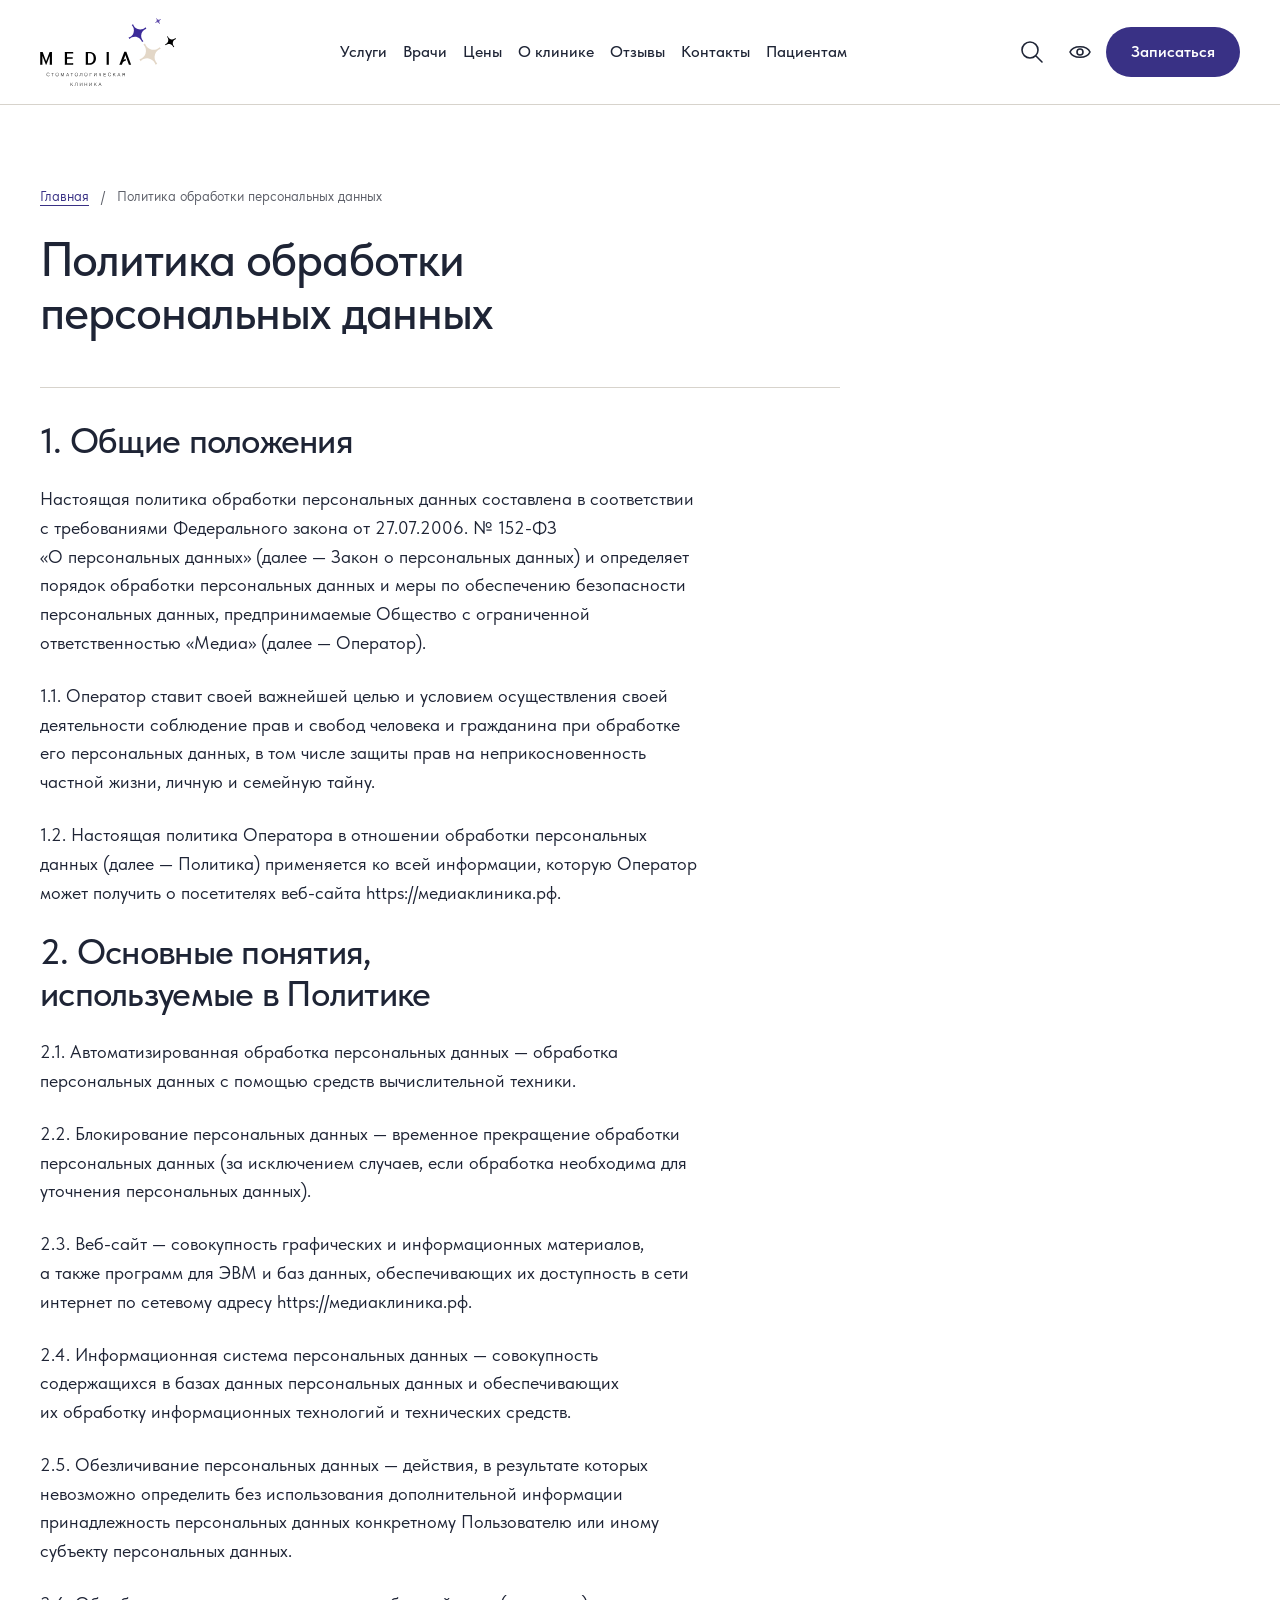
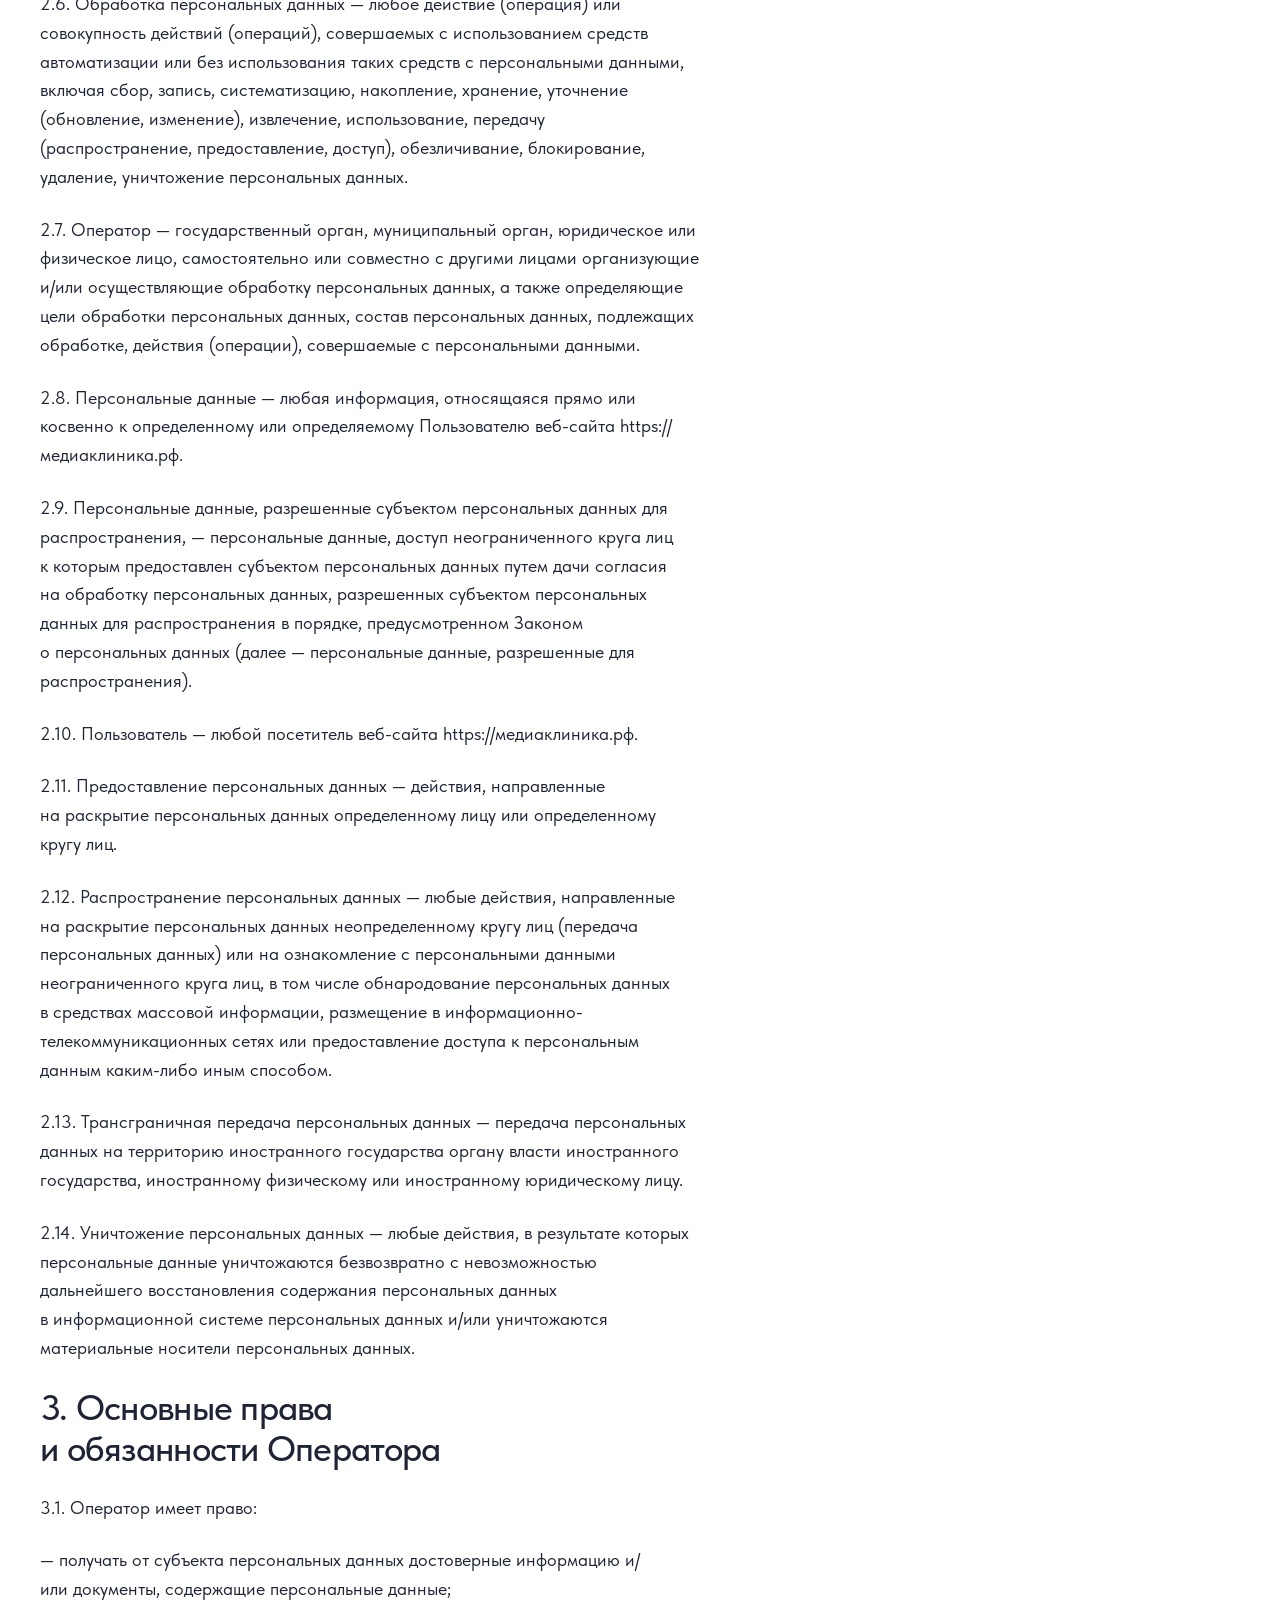
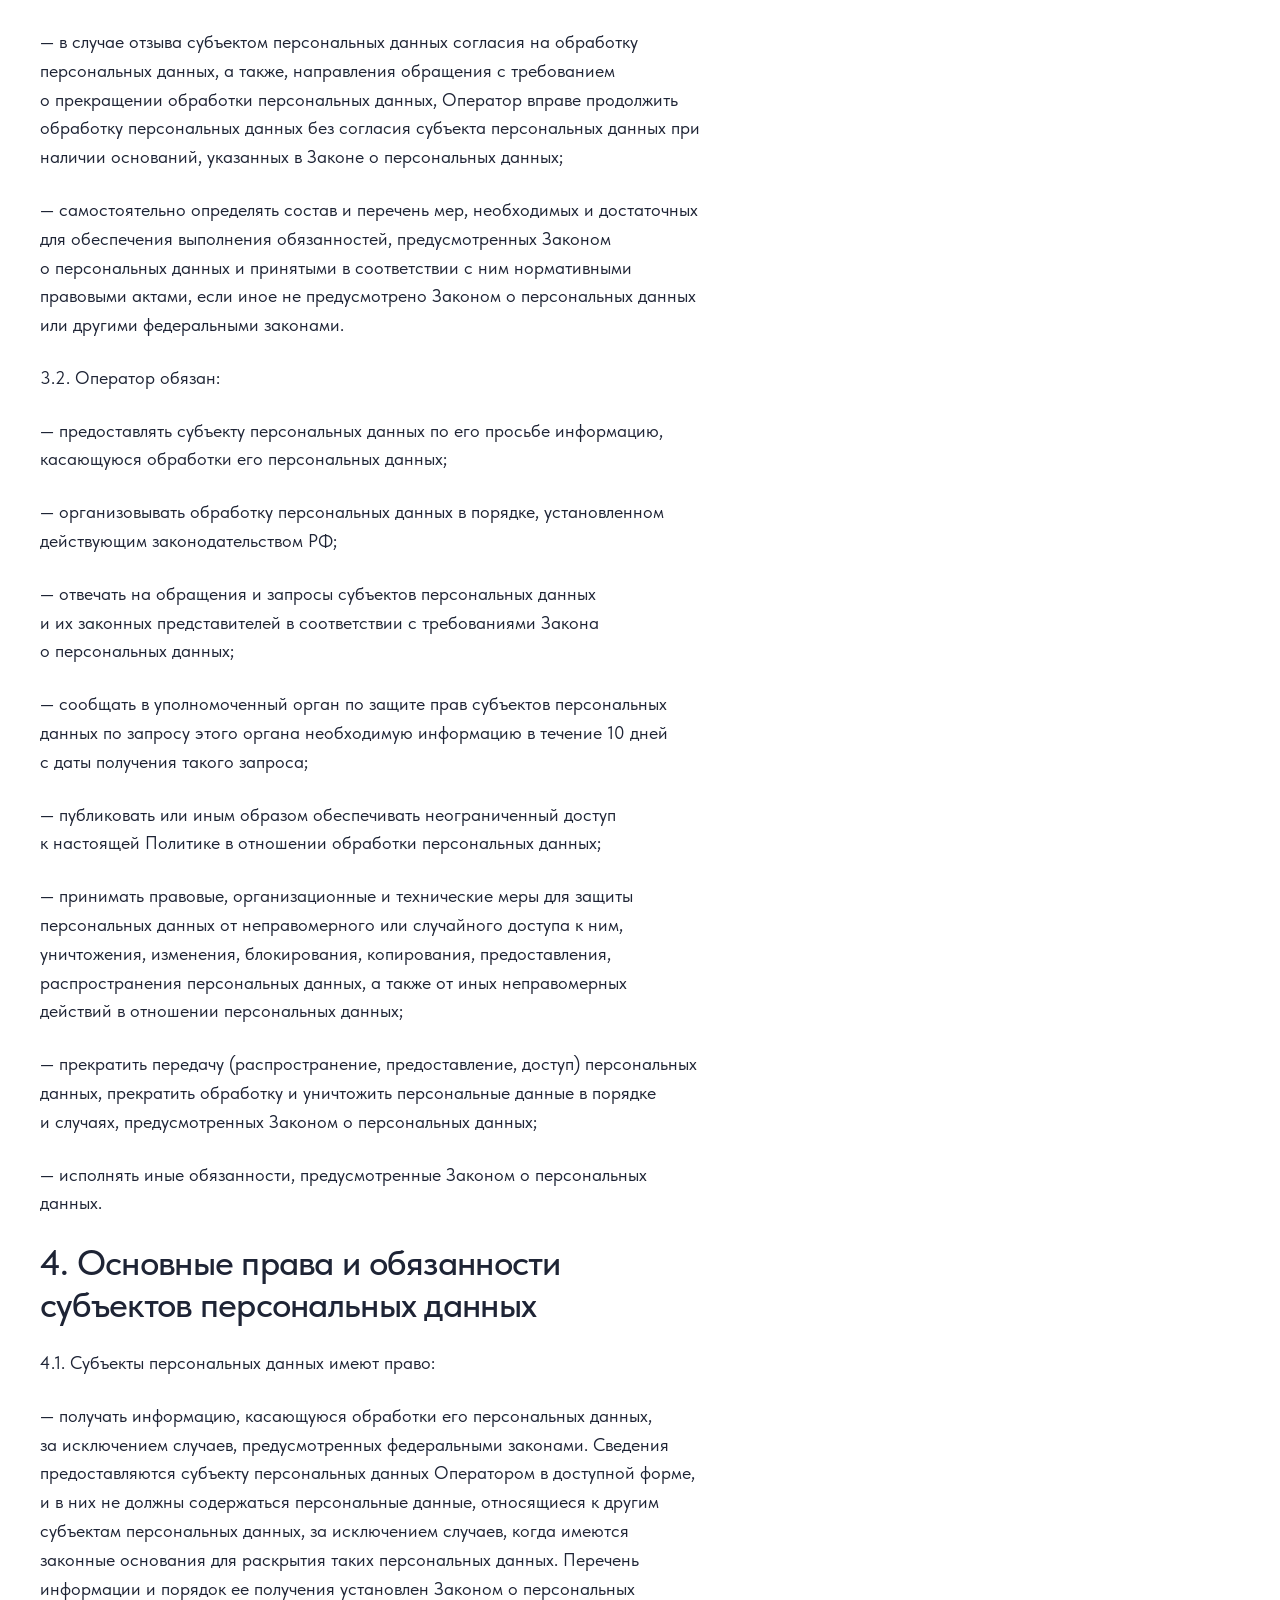
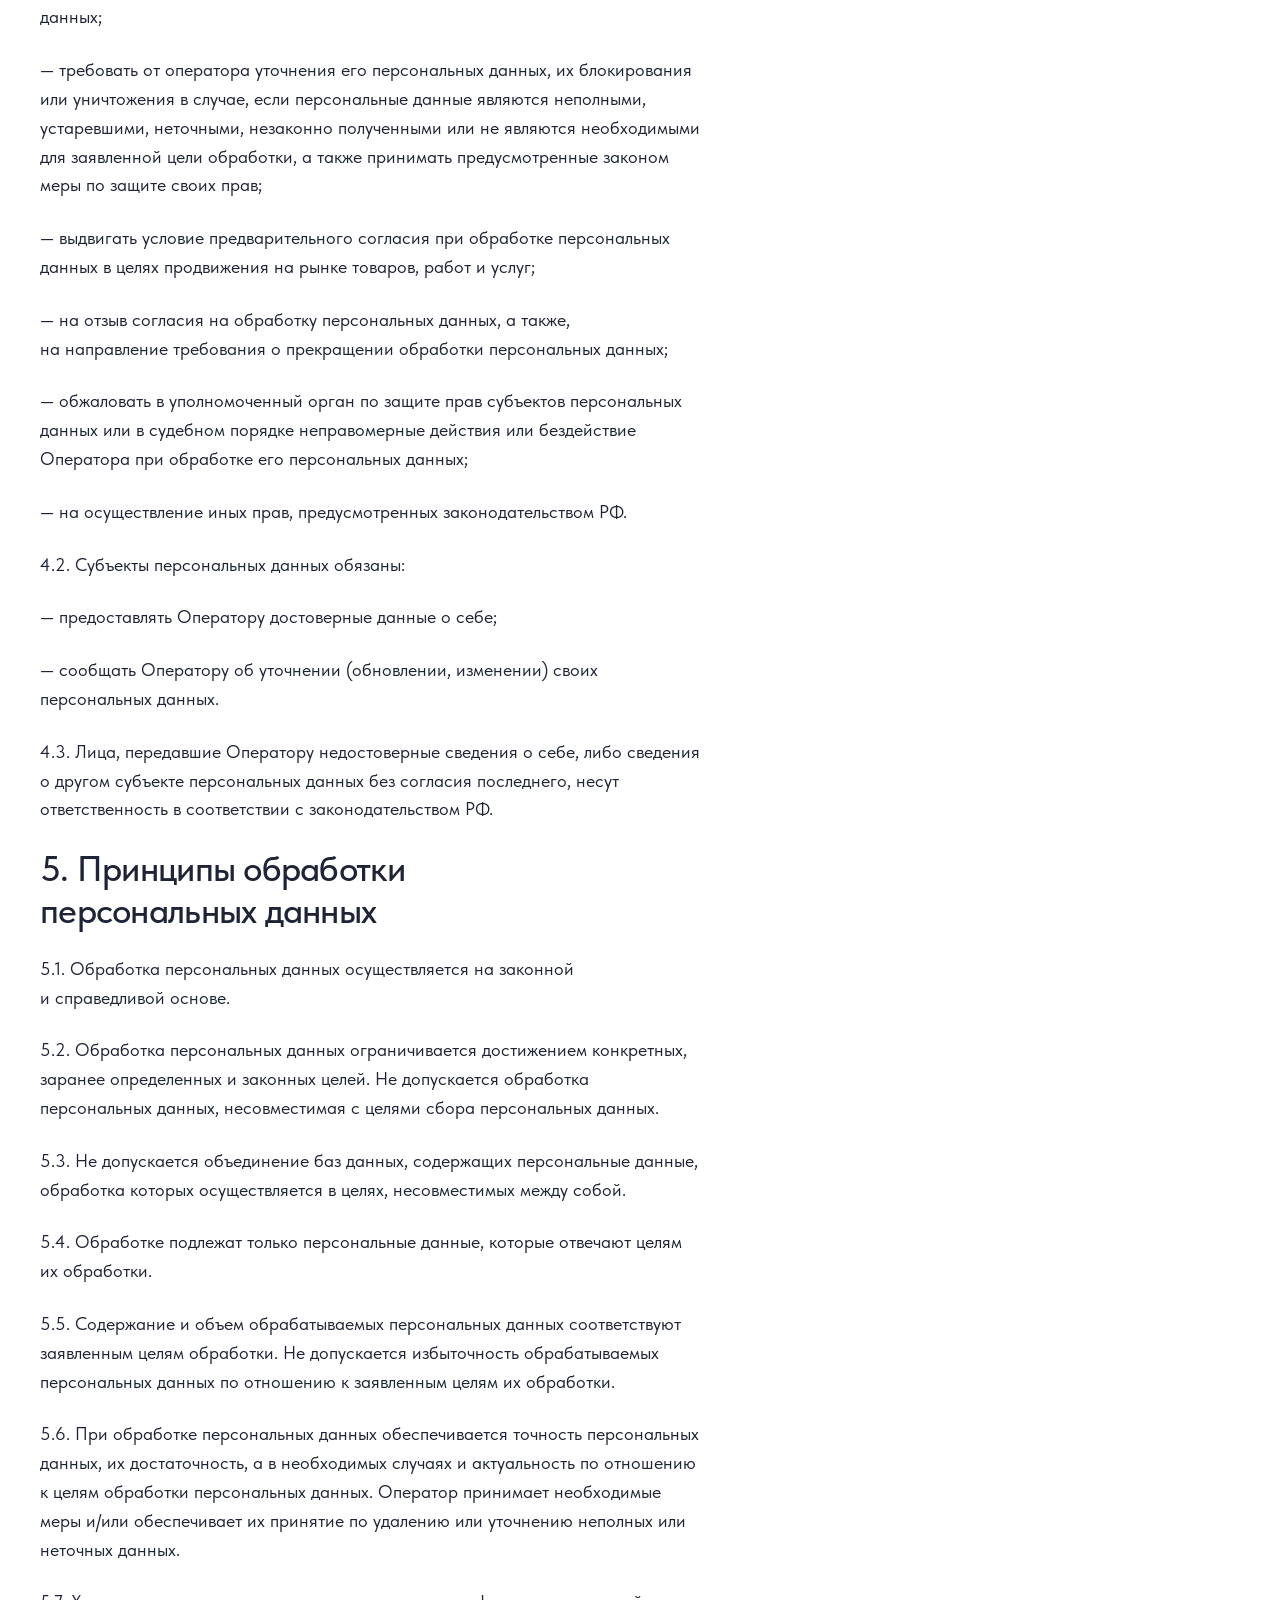
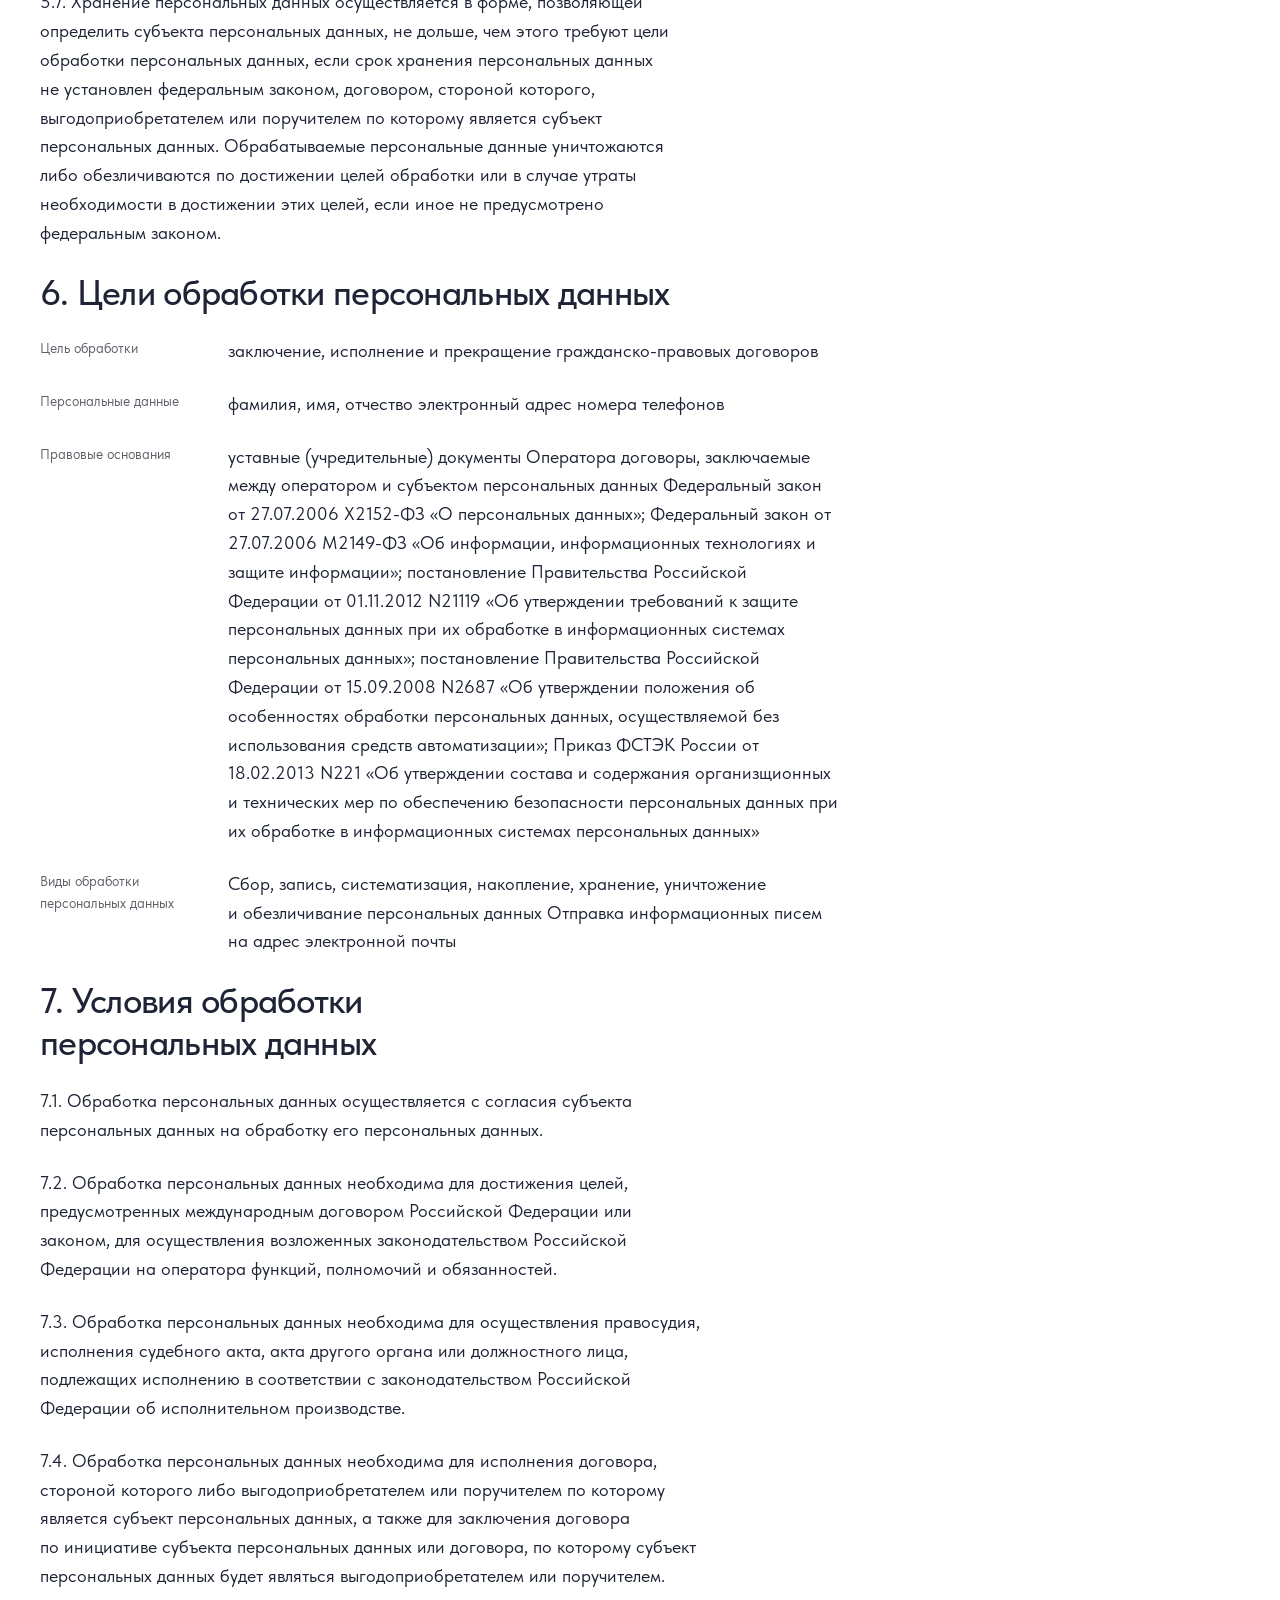
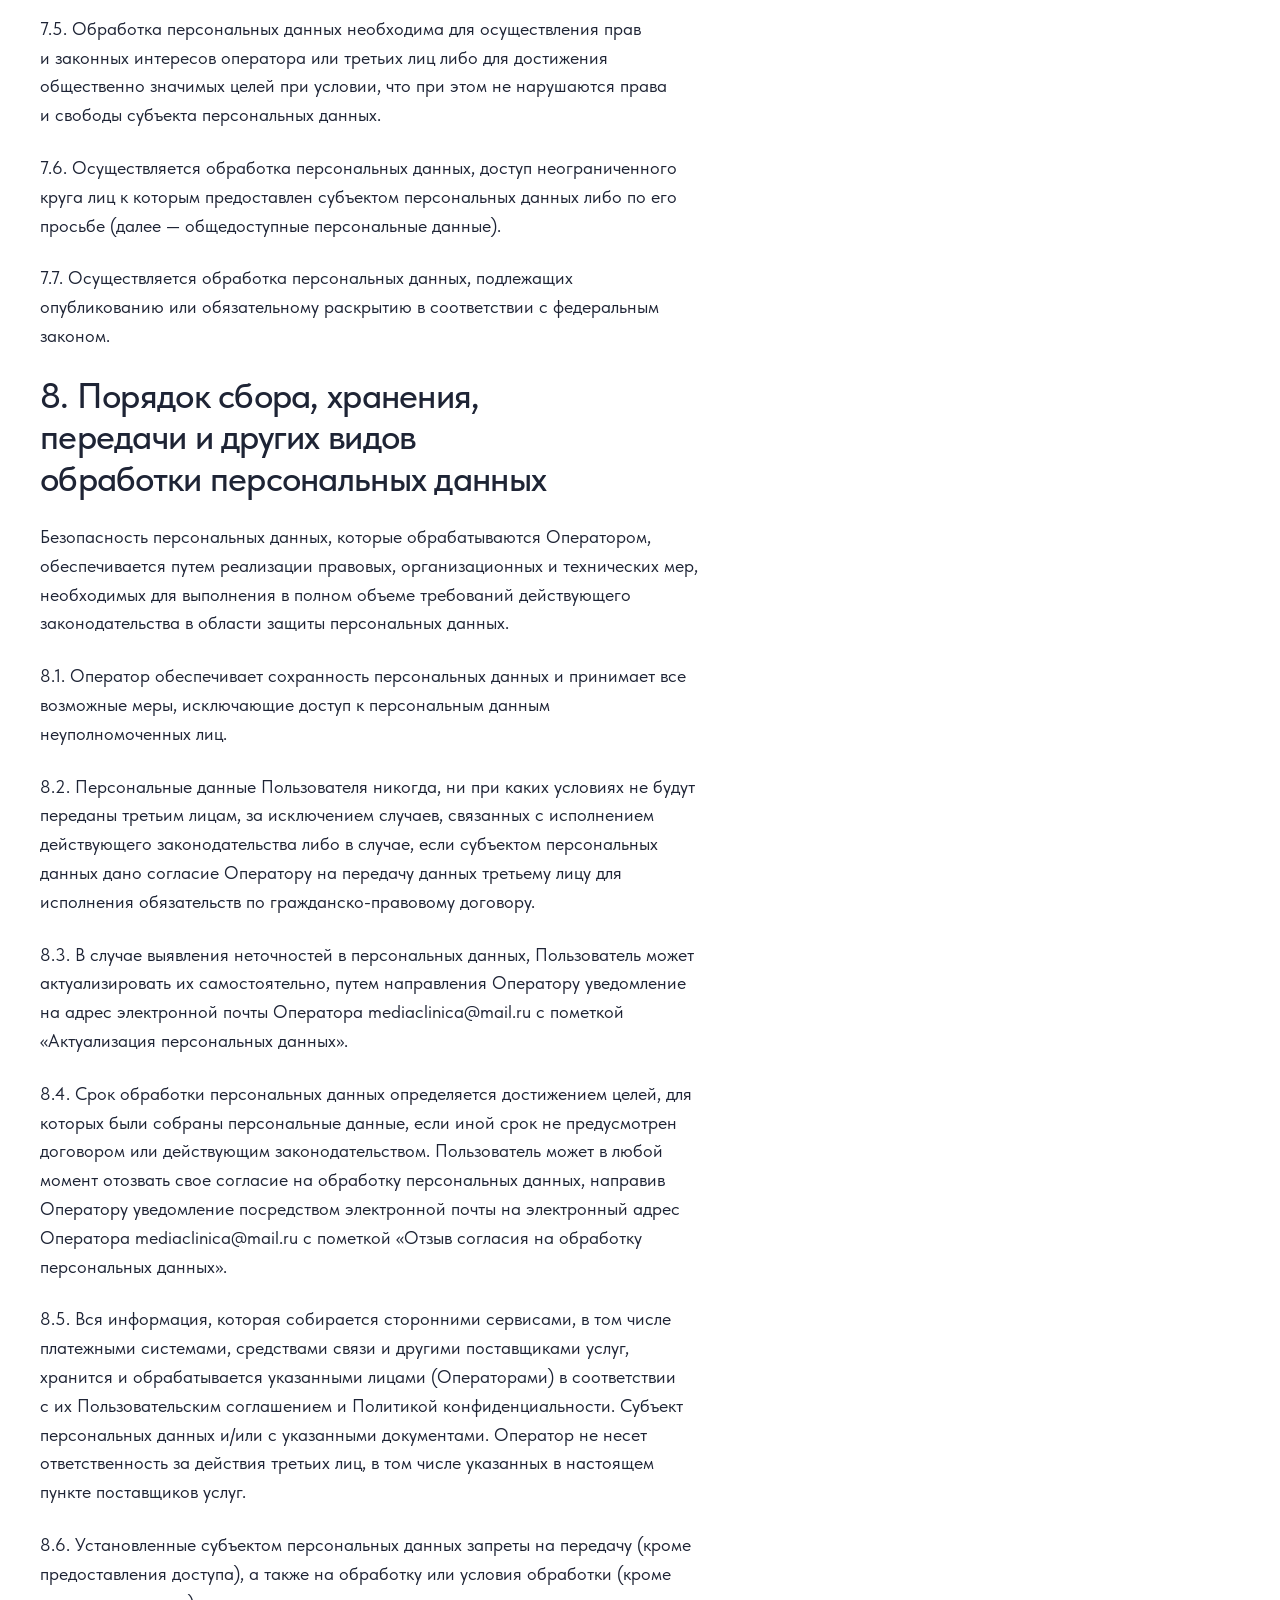
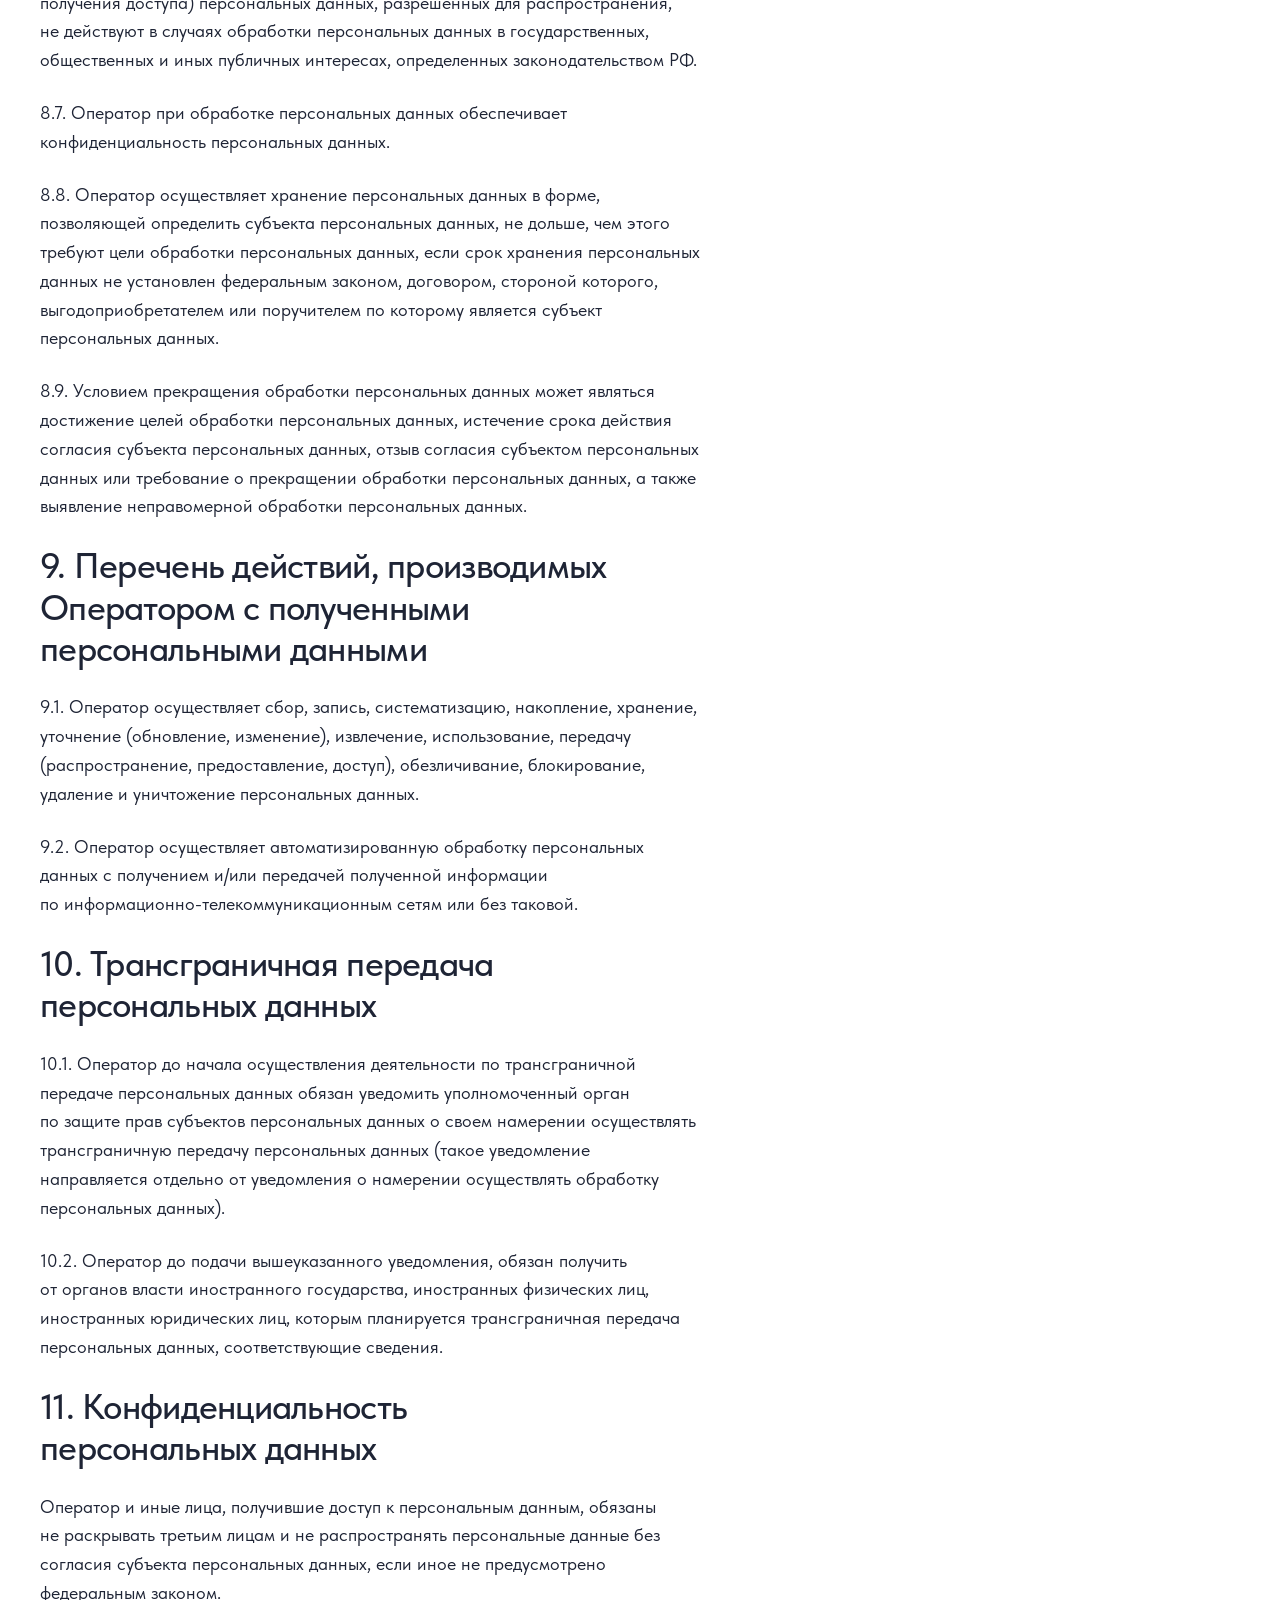
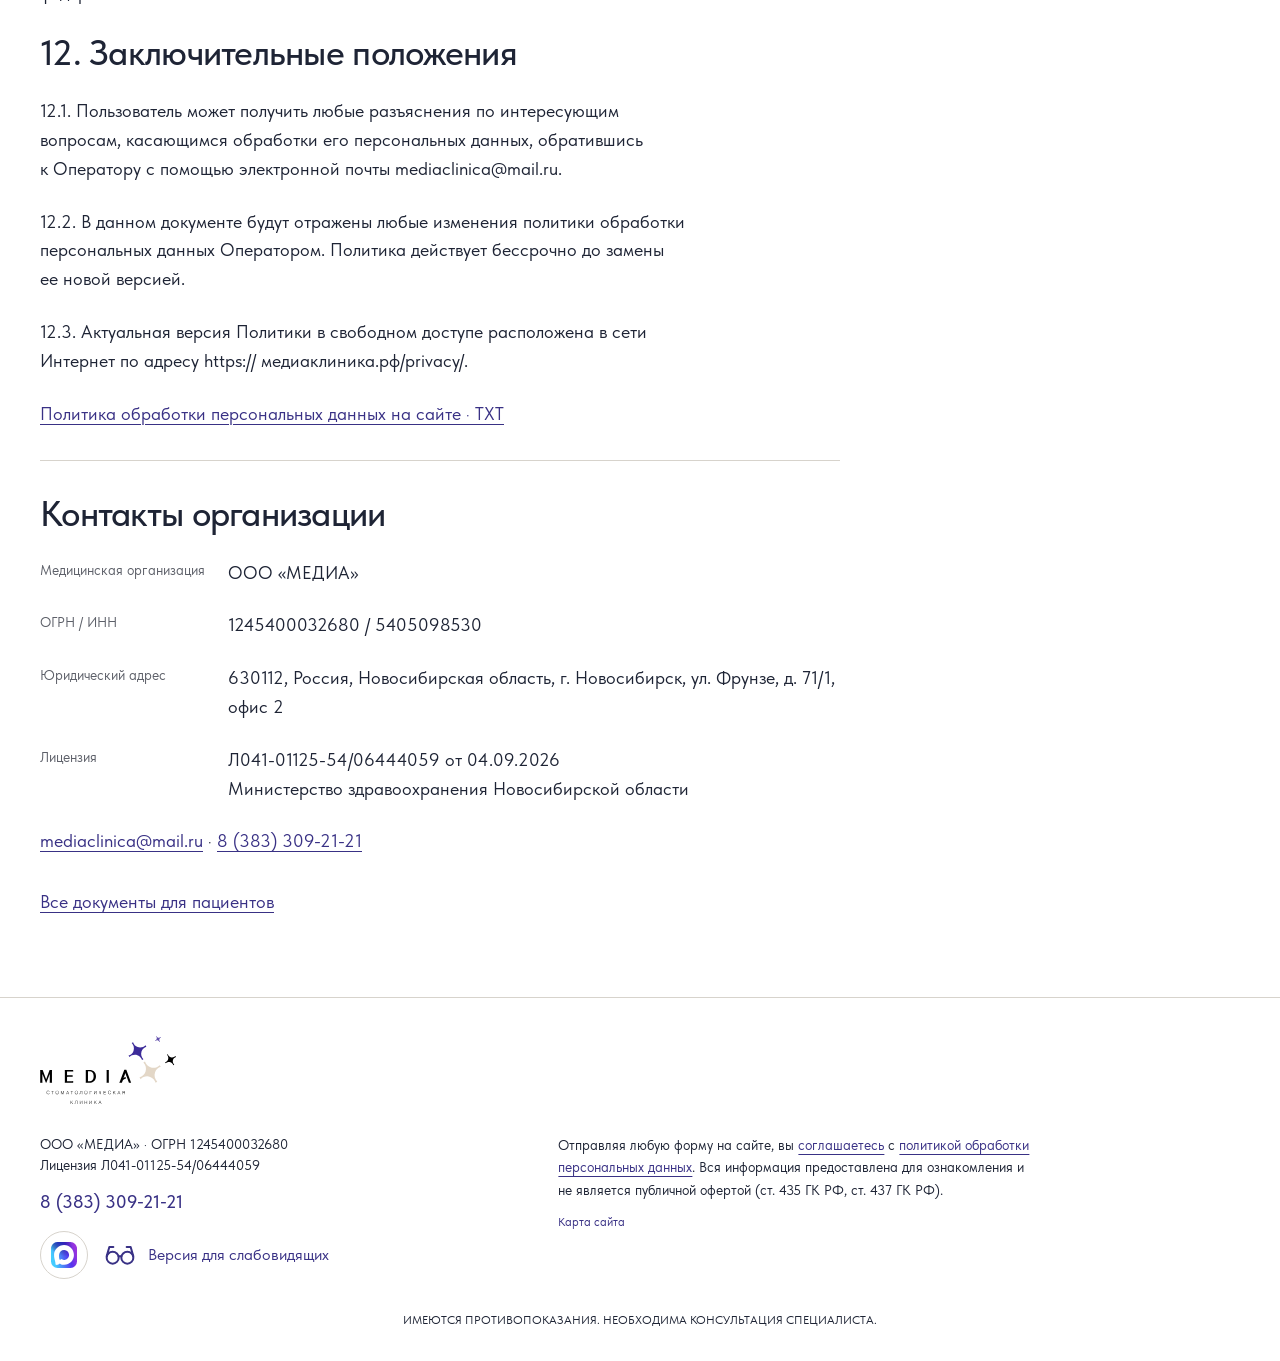
<file: privacy.html>
<!doctype html>
<html lang="ru"><head><meta charset="utf-8"><meta name="viewport" content="width=device-width,initial-scale=1"><meta name="robots" content="noindex,nofollow"><title>Политика обработки персональных данных — Стоматология Медиа · прототип</title><link rel="stylesheet" href="tokens.css"><link rel="stylesheet" href="page.css"><link rel="stylesheet" href="components.css"><link rel="stylesheet" href="accessibility.css"><link rel="stylesheet" href="inner.css"><link rel="stylesheet" href="final-inner.css"></head><body>























<a class="skip" href="#main">Перейти к содержанию</a>























<header class="header"><div class="container header-inner"><button class="icon-button menu-open" aria-label="Открыть меню" aria-expanded="false" id="menu-open"><span class="menu-icon"></span></button><a href="index.html" class="brand" aria-label="Медиа — главная"><img src="media-current.svg" alt="Медиа, стоматологическая клиника" width="136" height="80"></a><nav class="desktop-nav" aria-label="Основная навигация"><a href="services.html">Услуги</a><a href="doctors.html">Врачи</a><a href="prices.html">Цены</a><a href="about.html">О клинике</a><a href="reviews.html">Отзывы</a><a href="contacts.html">Контакты</a><a href="patients.html">Пациентам</a></nav><div class="header-actions"><button class="icon-button search-open" aria-label="Поиск по сайту" id="search-open"><img src="search.svg" alt=""></button><button class="icon-button" aria-label="Настройки доступности" data-accessibility="" aria-haspopup="dialog" aria-controls="accessibility-dialog"><img src="eye.svg" alt=""></button><button class="button" data-book>Записаться</button><button class="icon-button contact-open" id="contact-open" aria-label="Связаться с клиникой" aria-haspopup="dialog" aria-controls="contact-dialog"><img src="phone.svg" alt=""></button></div></div></header>























<main id="main" class="inner-main container" data-page-id="P09"><div class="page-intro" data-component="C-04"><nav class="breadcrumbs" aria-label="Хлебные крошки"><a href="index.html">Главная</a><span aria-hidden="true">/</span><span aria-current="page">Политика обработки персональных данных</span></nav><h1>Политика обработки персональных данных</h1></div><div class="document-column"><section id="policy-document" class="content-section legal-text" data-component="C-11"><h2>1. Общие положения</h2><p>Настоящая политика обработки персональных данных составлена в соответствии с требованиями Федерального закона от 27.07.2006. № 152-ФЗ «О персональных данных» (далее — Закон о персональных данных) и определяет порядок обработки персональных данных и меры по обеспечению безопасности персональных данных, предпринимаемые Общество с ограниченной ответственностью «Медиа» (далее — Оператор).</p><p>1.1. Оператор ставит своей важнейшей целью и условием осуществления своей деятельности соблюдение прав и свобод человека и гражданина при обработке его персональных данных, в том числе защиты прав на неприкосновенность частной жизни, личную и семейную тайну.</p><p>1.2. Настоящая политика Оператора в отношении обработки персональных данных (далее — Политика) применяется ко всей информации, которую Оператор может получить о посетителях веб-сайта https://медиаклиника.рф.</p><h2>2. Основные понятия, используемые в Политике</h2><p>2.1. Автоматизированная обработка персональных данных — обработка персональных данных с помощью средств вычислительной техники.</p><p>2.2. Блокирование персональных данных — временное прекращение обработки персональных данных (за исключением случаев, если обработка необходима для уточнения персональных данных).</p><p>2.3. Веб-сайт — совокупность графических и информационных материалов, а также программ для ЭВМ и баз данных, обеспечивающих их доступность в сети интернет по сетевому адресу https://медиаклиника.рф.</p><p>2.4. Информационная система персональных данных — совокупность содержащихся в базах данных персональных данных и обеспечивающих их обработку информационных технологий и технических средств.</p><p>2.5. Обезличивание персональных данных — действия, в результате которых невозможно определить без использования дополнительной информации принадлежность персональных данных конкретному Пользователю или иному субъекту персональных данных.</p><p>2.6. Обработка персональных данных — любое действие (операция) или совокупность действий (операций), совершаемых с использованием средств автоматизации или без использования таких средств с персональными данными, включая сбор, запись, систематизацию, накопление, хранение, уточнение (обновление, изменение), извлечение, использование, передачу (распространение, предоставление, доступ), обезличивание, блокирование, удаление, уничтожение персональных данных.</p><p>2.7. Оператор — государственный орган, муниципальный орган, юридическое или физическое лицо, самостоятельно или совместно с другими лицами организующие и/или осуществляющие обработку персональных данных, а также определяющие цели обработки персональных данных, состав персональных данных, подлежащих обработке, действия (операции), совершаемые с персональными данными.</p><p>2.8. Персональные данные — любая информация, относящаяся прямо или косвенно к определенному или определяемому Пользователю веб-сайта https://медиаклиника.рф.</p><p>2.9. Персональные данные, разрешенные субъектом персональных данных для распространения, — персональные данные, доступ неограниченного круга лиц к которым предоставлен субъектом персональных данных путем дачи согласия на обработку персональных данных, разрешенных субъектом персональных данных для распространения в порядке, предусмотренном Законом о персональных данных (далее — персональные данные, разрешенные для распространения).</p><p>2.10. Пользователь — любой посетитель веб-сайта https://медиаклиника.рф.</p><p>2.11. Предоставление персональных данных — действия, направленные на раскрытие персональных данных определенному лицу или определенному кругу лиц.</p><p>2.12. Распространение персональных данных — любые действия, направленные на раскрытие персональных данных неопределенному кругу лиц (передача персональных данных) или на ознакомление с персональными данными неограниченного круга лиц, в том числе обнародование персональных данных в средствах массовой информации, размещение в информационно-телекоммуникационных сетях или предоставление доступа к персональным данным каким-либо иным способом.</p><p>2.13. Трансграничная передача персональных данных — передача персональных данных на территорию иностранного государства органу власти иностранного государства, иностранному физическому или иностранному юридическому лицу.</p><p>2.14. Уничтожение персональных данных — любые действия, в результате которых персональные данные уничтожаются безвозвратно с невозможностью дальнейшего восстановления содержания персональных данных в информационной системе персональных данных и/или уничтожаются материальные носители персональных данных.</p><h2>3. Основные права и обязанности Оператора</h2><p>3.1. Оператор имеет право:</p><p>— получать от субъекта персональных данных достоверные информацию и/или документы, содержащие персональные данные;</p><p>— в случае отзыва субъектом персональных данных согласия на обработку персональных данных, а также, направления обращения с требованием о прекращении обработки персональных данных, Оператор вправе продолжить обработку персональных данных без согласия субъекта персональных данных при наличии оснований, указанных в Законе о персональных данных;</p><p>— самостоятельно определять состав и перечень мер, необходимых и достаточных для обеспечения выполнения обязанностей, предусмотренных Законом о персональных данных и принятыми в соответствии с ним нормативными правовыми актами, если иное не предусмотрено Законом о персональных данных или другими федеральными законами.</p><p>3.2. Оператор обязан:</p><p>— предоставлять субъекту персональных данных по его просьбе информацию, касающуюся обработки его персональных данных;</p><p>— организовывать обработку персональных данных в порядке, установленном действующим законодательством РФ;</p><p>— отвечать на обращения и запросы субъектов персональных данных и их законных представителей в соответствии с требованиями Закона о персональных данных;</p><p>— сообщать в уполномоченный орган по защите прав субъектов персональных данных по запросу этого органа необходимую информацию в течение 10 дней с даты получения такого запроса;</p><p>— публиковать или иным образом обеспечивать неограниченный доступ к настоящей Политике в отношении обработки персональных данных;</p><p>— принимать правовые, организационные и технические меры для защиты персональных данных от неправомерного или случайного доступа к ним, уничтожения, изменения, блокирования, копирования, предоставления, распространения персональных данных, а также от иных неправомерных действий в отношении персональных данных;</p><p>— прекратить передачу (распространение, предоставление, доступ) персональных данных, прекратить обработку и уничтожить персональные данные в порядке и случаях, предусмотренных Законом о персональных данных;</p><p>— исполнять иные обязанности, предусмотренные Законом о персональных данных.</p><h2>4. Основные права и обязанности субъектов персональных данных</h2><p>4.1. Субъекты персональных данных имеют право:</p><p>— получать информацию, касающуюся обработки его персональных данных, за исключением случаев, предусмотренных федеральными законами. Сведения предоставляются субъекту персональных данных Оператором в доступной форме, и в них не должны содержаться персональные данные, относящиеся к другим субъектам персональных данных, за исключением случаев, когда имеются законные основания для раскрытия таких персональных данных. Перечень информации и порядок ее получения установлен Законом о персональных данных;</p><p>— требовать от оператора уточнения его персональных данных, их блокирования или уничтожения в случае, если персональные данные являются неполными, устаревшими, неточными, незаконно полученными или не являются необходимыми для заявленной цели обработки, а также принимать предусмотренные законом меры по защите своих прав;</p><p>— выдвигать условие предварительного согласия при обработке персональных данных в целях продвижения на рынке товаров, работ и услуг;</p><p>— на отзыв согласия на обработку персональных данных, а также, на направление требования о прекращении обработки персональных данных;</p><p>— обжаловать в уполномоченный орган по защите прав субъектов персональных данных или в судебном порядке неправомерные действия или бездействие Оператора при обработке его персональных данных;</p><p>— на осуществление иных прав, предусмотренных законодательством РФ.</p><p>4.2. Субъекты персональных данных обязаны:</p><p>— предоставлять Оператору достоверные данные о себе;</p><p>— сообщать Оператору об уточнении (обновлении, изменении) своих персональных данных.</p><p>4.3. Лица, передавшие Оператору недостоверные сведения о себе, либо сведения о другом субъекте персональных данных без согласия последнего, несут ответственность в соответствии с законодательством РФ.</p><h2>5. Принципы обработки персональных данных</h2><p>5.1. Обработка персональных данных осуществляется на законной и справедливой основе.</p><p>5.2. Обработка персональных данных ограничивается достижением конкретных, заранее определенных и законных целей. Не допускается обработка персональных данных, несовместимая с целями сбора персональных данных.</p><p>5.3. Не допускается объединение баз данных, содержащих персональные данные, обработка которых осуществляется в целях, несовместимых между собой.</p><p>5.4. Обработке подлежат только персональные данные, которые отвечают целям их обработки.</p><p>5.5. Содержание и объем обрабатываемых персональных данных соответствуют заявленным целям обработки. Не допускается избыточность обрабатываемых персональных данных по отношению к заявленным целям их обработки.</p><p>5.6. При обработке персональных данных обеспечивается точность персональных данных, их достаточность, а в необходимых случаях и актуальность по отношению к целям обработки персональных данных. Оператор принимает необходимые меры и/или обеспечивает их принятие по удалению или уточнению неполных или неточных данных.</p><p>5.7. Хранение персональных данных осуществляется в форме, позволяющей определить субъекта персональных данных, не дольше, чем этого требуют цели обработки персональных данных, если срок хранения персональных данных не установлен федеральным законом, договором, стороной которого, выгодоприобретателем или поручителем по которому является субъект персональных данных. Обрабатываемые персональные данные уничтожаются либо обезличиваются по достижении целей обработки или в случае утраты необходимости в достижении этих целей, если иное не предусмотрено федеральным законом.</p><h2>6. Цели обработки персональных данных</h2><dl class="facts"><div><dt>Цель обработки</dt><dd>заключение, исполнение и прекращение гражданско-правовых договоров</dd></div><div><dt>Персональные данные</dt><dd>фамилия, имя, отчество
электронный адрес
номера телефонов</dd></div><div><dt>Правовые основания</dt><dd>уставные (учредительные) документы Оператора
договоры, заключаемые между оператором и субъектом персональных данных
Федеральный закон от 27.07.2006 Х2152-ФЗ «О персональных данных»; Федеральный закон от 27.07.2006 М2149-ФЗ «Об информации, информационных технологиях и защите информации»; постановление Правительства Российской Федерации от 01.11.2012 N21119 «Об утверждении требований к защите персональных данных при их обработке в информационных системах персональных данных»; постановление Правительства Российской Федерации от 15.09.2008 N2687 «Об утверждении положения об особенностях обработки персональных данных, осуществляемой без использования средств автоматизации»; Приказ ФСТЭК России от 18.02.2013 N221 «Об утверждении состава и содержания организщионных и технических мер по обеспечению безопасности персональных данных при их обработке в информационных системах персональных данных»</dd></div><div><dt>Виды обработки персональных данных</dt><dd>Сбор, запись, систематизация, накопление, хранение, уничтожение и обезличивание персональных данных
Отправка информационных писем на адрес электронной почты</dd></div></dl><h2>7. Условия обработки персональных данных</h2><p>7.1. Обработка персональных данных осуществляется с согласия субъекта персональных данных на обработку его персональных данных.</p><p>7.2. Обработка персональных данных необходима для достижения целей, предусмотренных международным договором Российской Федерации или законом, для осуществления возложенных законодательством Российской Федерации на оператора функций, полномочий и обязанностей.</p><p>7.3. Обработка персональных данных необходима для осуществления правосудия, исполнения судебного акта, акта другого органа или должностного лица, подлежащих исполнению в соответствии с законодательством Российской Федерации об исполнительном производстве.</p><p>7.4. Обработка персональных данных необходима для исполнения договора, стороной которого либо выгодоприобретателем или поручителем по которому является субъект персональных данных, а также для заключения договора по инициативе субъекта персональных данных или договора, по которому субъект персональных данных будет являться выгодоприобретателем или поручителем.</p><p>7.5. Обработка персональных данных необходима для осуществления прав и законных интересов оператора или третьих лиц либо для достижения общественно значимых целей при условии, что при этом не нарушаются права и свободы субъекта персональных данных.</p><p>7.6. Осуществляется обработка персональных данных, доступ неограниченного круга лиц к которым предоставлен субъектом персональных данных либо по его просьбе (далее — общедоступные персональные данные).</p><p>7.7. Осуществляется обработка персональных данных, подлежащих опубликованию или обязательному раскрытию в соответствии с федеральным законом.</p><h2>8. Порядок сбора, хранения, передачи и других видов обработки персональных данных</h2><p>Безопасность персональных данных, которые обрабатываются Оператором, обеспечивается путем реализации правовых, организационных и технических мер, необходимых для выполнения в полном объеме требований действующего законодательства в области защиты персональных данных.</p><p>8.1. Оператор обеспечивает сохранность персональных данных и принимает все возможные меры, исключающие доступ к персональным данным неуполномоченных лиц.</p><p>8.2. Персональные данные Пользователя никогда, ни при каких условиях не будут переданы третьим лицам, за исключением случаев, связанных с исполнением действующего законодательства либо в случае, если субъектом персональных данных дано согласие Оператору на передачу данных третьему лицу для исполнения обязательств по гражданско-правовому договору.</p><p>8.3. В случае выявления неточностей в персональных данных, Пользователь может актуализировать их самостоятельно, путем направления Оператору уведомление на адрес электронной почты Оператора mediaclinica@mail.ru с пометкой «Актуализация персональных данных».</p><p>8.4. Срок обработки персональных данных определяется достижением целей, для которых были собраны персональные данные, если иной срок не предусмотрен договором или действующим законодательством.
Пользователь может в любой момент отозвать свое согласие на обработку персональных данных, направив Оператору уведомление посредством электронной почты на электронный адрес Оператора mediaclinica@mail.ru с пометкой «Отзыв согласия на обработку персональных данных».</p><p id="policy-8-5">8.5. Вся информация, которая собирается сторонними сервисами, в том числе платежными системами, средствами связи и другими поставщиками услуг, хранится и обрабатывается указанными лицами (Операторами) в соответствии с их Пользовательским соглашением и Политикой конфиденциальности. Субъект персональных данных и/или с указанными документами. Оператор не несет ответственность за действия третьих лиц, в том числе указанных в настоящем пункте поставщиков услуг.</p><p>8.6. Установленные субъектом персональных данных запреты на передачу (кроме предоставления доступа), а также на обработку или условия обработки (кроме получения доступа) персональных данных, разрешенных для распространения, не действуют в случаях обработки персональных данных в государственных, общественных и иных публичных интересах, определенных законодательством РФ.</p><p>8.7. Оператор при обработке персональных данных обеспечивает конфиденциальность персональных данных.</p><p>8.8. Оператор осуществляет хранение персональных данных в форме, позволяющей определить субъекта персональных данных, не дольше, чем этого требуют цели обработки персональных данных, если срок хранения персональных данных не установлен федеральным законом, договором, стороной которого, выгодоприобретателем или поручителем по которому является субъект персональных данных.</p><p>8.9. Условием прекращения обработки персональных данных может являться достижение целей обработки персональных данных, истечение срока действия согласия субъекта персональных данных, отзыв согласия субъектом персональных данных или требование о прекращении обработки персональных данных, а также выявление неправомерной обработки персональных данных.</p><h2>9. Перечень действий, производимых Оператором с полученными персональными данными</h2><p>9.1. Оператор осуществляет сбор, запись, систематизацию, накопление, хранение, уточнение (обновление, изменение), извлечение, использование, передачу (распространение, предоставление, доступ), обезличивание, блокирование, удаление и уничтожение персональных данных.</p><p>9.2. Оператор осуществляет автоматизированную обработку персональных данных с получением и/или передачей полученной информации по информационно-телекоммуникационным сетям или без таковой.</p><h2>10. Трансграничная передача персональных данных</h2><p>10.1. Оператор до начала осуществления деятельности по трансграничной передаче персональных данных обязан уведомить уполномоченный орган по защите прав субъектов персональных данных о своем намерении осуществлять трансграничную передачу персональных данных (такое уведомление направляется отдельно от уведомления о намерении осуществлять обработку персональных данных).</p><p>10.2. Оператор до подачи вышеуказанного уведомления, обязан получить от органов власти иностранного государства, иностранных физических лиц, иностранных юридических лиц, которым планируется трансграничная передача персональных данных, соответствующие сведения.</p><h2>11. Конфиденциальность персональных данных</h2><p>Оператор и иные лица, получившие доступ к персональным данным, обязаны не раскрывать третьим лицам и не распространять персональные данные без согласия субъекта персональных данных, если иное не предусмотрено федеральным законом.</p><h2>12. Заключительные положения</h2><p>12.1. Пользователь может получить любые разъяснения по интересующим вопросам, касающимся обработки его персональных данных, обратившись к Оператору с помощью электронной почты mediaclinica@mail.ru.</p><p>12.2. В данном документе будут отражены любые изменения политики обработки персональных данных Оператором. Политика действует бессрочно до замены ее новой версией.</p><p>12.3. Актуальная версия Политики в свободном доступе расположена в сети Интернет по адресу https:// медиаклиника.рф/privacy/.</p><p><a class="text-link" href="documents/05_policy_website.txt">Политика обработки персональных данных на сайте · TXT</a></p></section><section class="content-section" id="operator" data-component="C-11"><h2>Контакты организации</h2><dl class="facts"><div><dt>Медицинская организация</dt><dd>ООО «МЕДИА»</dd></div><div><dt>ОГРН / ИНН</dt><dd>1245400032680 / 5405098530</dd></div><div><dt>Юридический адрес</dt><dd>630112, Россия, Новосибирская область, г. Новосибирск, ул. Фрунзе, д. 71/1, офис 2</dd></div><div><dt>Лицензия</dt><dd>Л041-01125-54/06444059 от 04.09.2026<br>Министерство здравоохранения Новосибирской области</dd></div></dl><p><a href="mailto:mediaclinica@mail.ru">mediaclinica@mail.ru</a> · <a href="tel:+73833092121">8 (383) 309-21-21</a></p></section><a class="text-link" href="patients.html#documents">Все документы для пациентов</a></div></main><footer class="site-footer"><div class="container"><div class="footer-top"><img src="media-current.svg" alt="Медиа"></div><div class="footer-bottom"><div class="footer-org">ООО «МЕДИА» · ОГРН 1245400032680<br>Лицензия Л041-01125-54/06444059<a class="footer-phone" href="tel:+73833092121">8 (383) 309-21-21</a><div class="footer-max"><button class="social-circle" data-service-pending="MAX" aria-label="MAX: ссылка будет добавлена"><img src="MAX.svg" alt=""></button><button class="accessibility-button" id="readability" aria-label="Настройки доступности" data-accessibility="" aria-haspopup="dialog" aria-controls="accessibility-dialog"><img src="accessibility-glasses.svg" alt=""><span>Версия для слабовидящих</span></button></div></div><div><div class="footer-legal-content"><p class="footer-legal">Отправляя любую форму на сайте, вы <a href="patients.html#consent">соглашаетесь</a> с <a href="privacy.html">политикой обработки персональных данных</a>. Вся информация предоставлена для ознакомления и не является публичной офертой (ст. 435 ГК РФ, ст. 437 ГК РФ).</p><a class="sitemap-link" href="sitemap.html">Карта сайта</a></div></div></div><p class="warning">ИМЕЮТСЯ ПРОТИВОПОКАЗАНИЯ. НЕОБХОДИМА КОНСУЛЬТАЦИЯ СПЕЦИАЛИСТА.</p></div></footer>







































































<dialog id="menu-dialog" aria-label="Меню сайта"><button class="close" aria-label="Закрыть меню">×</button><h2>Медиа</h2><div class="menu-tools"><button data-mobile-search class="button secondary menu-search">Поиск по сайту</button></div><nav class="mobile-nav"><a href="services.html">Услуги</a><a href="doctors.html">Врачи</a><a href="prices.html">Цены</a><a href="about.html">О клинике</a><a href="reviews.html">Отзывы</a><a href="contacts.html">Контакты</a><a href="patients.html">Пациентам</a></nav><button class="button" data-book data-doctor="" data-offer="">Записаться </button></dialog>







































































<dialog id="booking-dialog" aria-labelledby="booking-title"><button class="close" aria-label="Закрыть запись">×</button><p class="eyebrow">ДЕМОНСТРАЦИЯ ЗАПИСИ</p><h2 id="booking-title">Запись на приём</h2><p id="booking-context"></p><p>Онлайн-запись в этом макете не подключена. Для записи позвоните: <a href="tel:+73833092121">8 (383) 309-21-21</a>.</p><button class="button" id="fallback-open">Оставить заявку администратору</button><form id="fallback-form" hidden novalidate><p>Демонстрационная форма. Не вводите настоящие контактные данные.</p><label for="visitor-name">Имя</label><input id="visitor-name" name="name" autocomplete="off" placeholder="Тестовое имя" required><label for="visitor-phone">Телефон</label><input id="visitor-phone" name="phone" type="tel" autocomplete="off" placeholder="Тестовый номер" required><div class="checkbox"><input type="checkbox" name="consent" required id="demo-consent"><span><label for="demo-consent" class="consent-label">Демонстрационное согласие. </label><a class="text-link" href="patients.html#consent">Текст согласия </a> и <a class="text-link" href="privacy.html">Политика </a></span></div><p class="form-error" role="alert" id="form-error"></p><button class="button" type="submit">Проверить форму без отправки</button><p role="status" id="form-status"></p></form></dialog>







































































<dialog id="page-dialog" aria-labelledby="page-title"><button class="close" aria-label="Закрыть">×</button><p class="eyebrow">ПРОТОТИП ГЛАВНОЙ</p><h2 id="page-title"></h2><p id="page-info"></p><button class="button close-page">Вернуться к главной</button></dialog>







































































<dialog id="search-dialog" aria-labelledby="search-title"><button class="close" aria-label="Закрыть поиск">×</button><h2 id="search-title">Поиск по сайту</h2><label for="search-query">Что найти?</label><input id="search-query" type="search" placeholder="Например: гигиена"><div id="search-results" role="status"></div></dialog>







































































<dialog id="contact-dialog" aria-labelledby="contact-title"><button class="close" aria-label="Закрыть окно связи">×</button><h2 id="contact-title">Как вам удобно связаться с нами?</h2><div class="contact-choices"><button class="button secondary" data-service-pending="MAX">MAX — пока не подключён</button><a class="button" href="tel:+73833092121">Позвонить<br>8 (383) 309-21-21</a></div><p class="small">Ссылка на официальный чат MAX будет добавлена после получения от клиники.</p></dialog><dialog id="accessibility-dialog" aria-labelledby="accessibility-title"><button class="close" aria-label="Закрыть настройки доступности">×</button><h2 id="accessibility-title">Настройки доступности</h2><p class="small">Настройки общие для всех разделов и сохраняются в этом браузере.</p><form id="accessibility-form">























<label for="a11y-size">Размер текста</label><select id="a11y-size" name="size"><option value="100">100%</option><option value="125">125%</option><option value="150">150%</option><option value="200">200%</option></select>























<label for="a11y-theme">Цветовая схема</label><select id="a11y-theme" name="theme"><option value="normal">Фирменная</option><option value="light">Чёрный на белом</option><option value="dark">Белый на чёрном</option><option value="cream">Тёмно-синий на кремовом</option></select>























<label for="a11y-images">Фотографии</label><select id="a11y-images" name="images"><option value="show">Показывать</option><option value="gray">Чёрно-белые</option><option value="hide">Скрыть фотографии</option></select>























<label for="a11y-lines">Межстрочный интервал</label><select id="a11y-lines" name="lines"><option value="normal">Обычный</option><option value="wide">Увеличенный</option><option value="extra">Большой</option></select>























<label class="linear-choice" for="a11y-linear" hidden=""><input id="a11y-linear" name="linear" type="checkbox">Все семь разделов одной лентой</label><p class="small">Последовательное чтение без переключения слайдов. Содержание не дублируется.</p><div class="a11y-actions"><button type="button" class="button secondary" id="a11y-reset">Сбросить настройки</button><button type="button" class="button" id="a11y-done">Готово</button></div><p id="a11y-status" role="status" class="small"></p></form></dialog><script src="app.js"></script><script src="accessibility.js"></script><script src="common.js"></script><script src="inner.js"></script><script src="final-inner.js" defer></script></body></html>
</file>
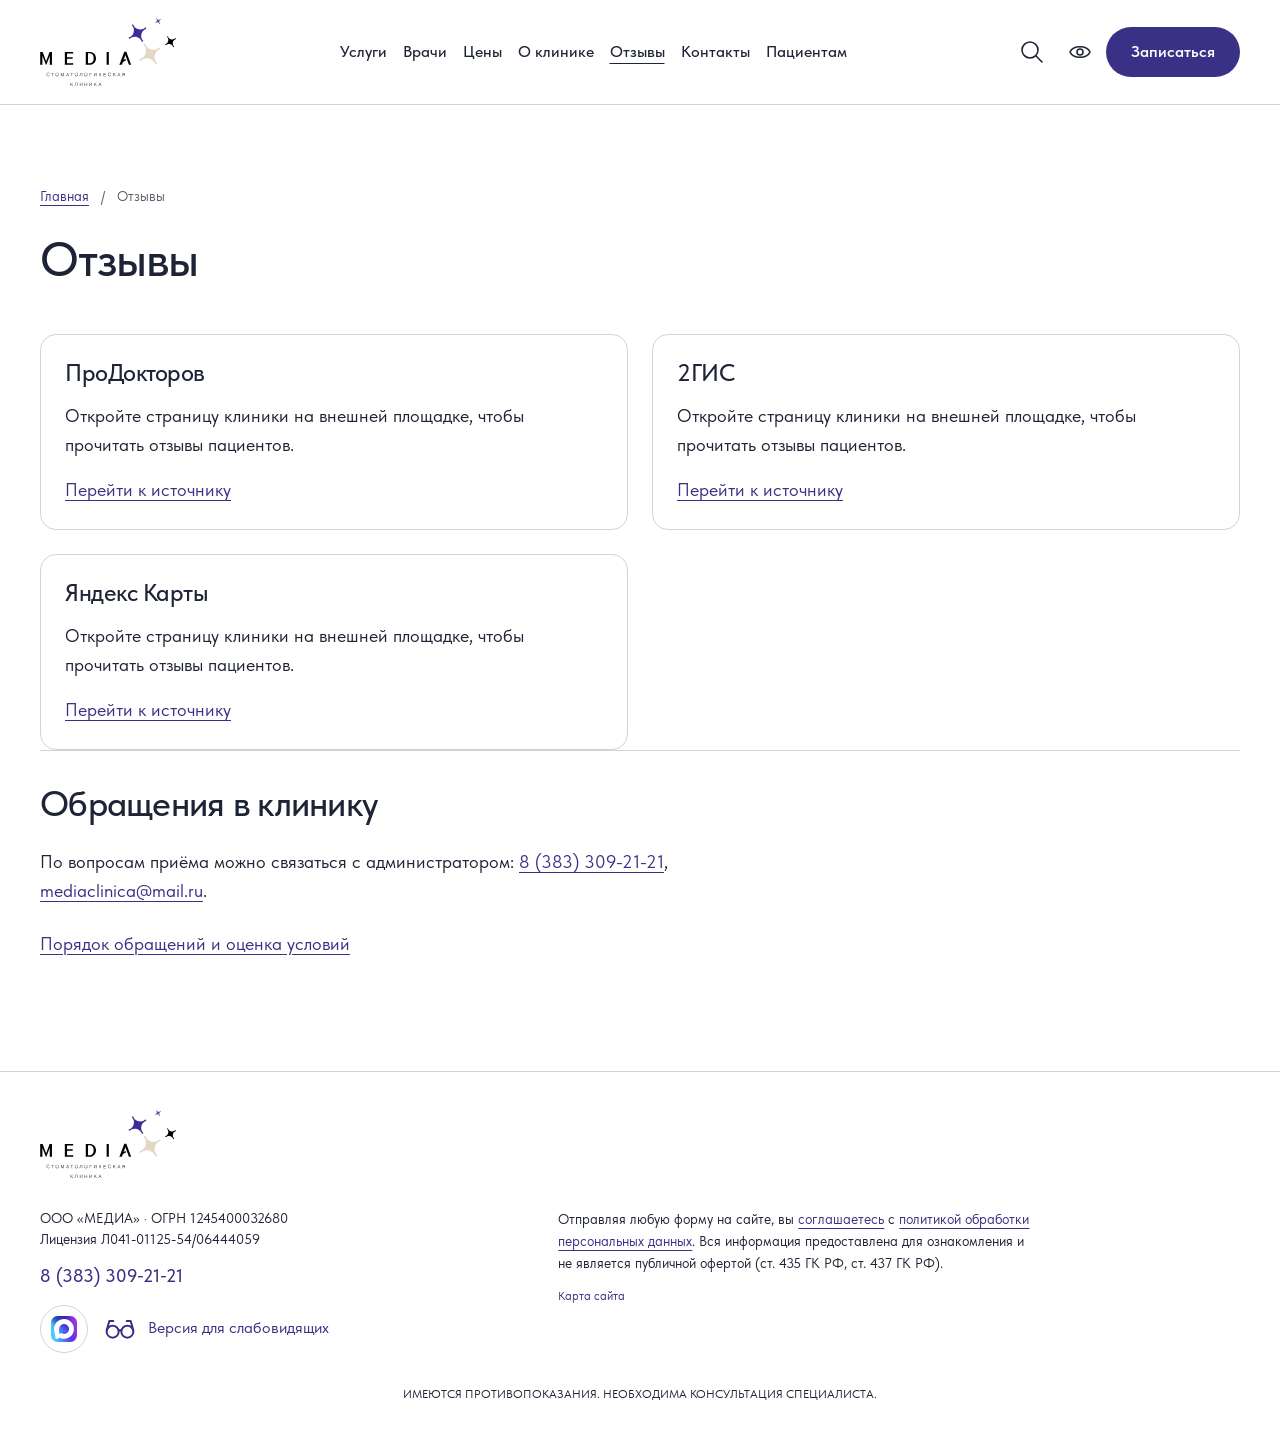
<file: reviews.html>
<!doctype html>
<html lang="ru"><head><meta charset="utf-8"><meta name="viewport" content="width=device-width,initial-scale=1"><meta name="robots" content="noindex,nofollow"><title>Отзывы — Стоматология Медиа · прототип</title><link rel="stylesheet" href="tokens.css"><link rel="stylesheet" href="page.css"><link rel="stylesheet" href="components.css"><link rel="stylesheet" href="accessibility.css"><link rel="stylesheet" href="inner.css"><link rel="stylesheet" href="final-inner.css"></head><body>























<a class="skip" href="#main">Перейти к содержанию</a>























<header class="header"><div class="container header-inner"><button class="icon-button menu-open" aria-label="Открыть меню" aria-expanded="false" id="menu-open"><span class="menu-icon"></span></button><a href="index.html" class="brand" aria-label="Медиа — главная"><img src="media-current.svg" alt="Медиа, стоматологическая клиника" width="136" height="80"></a><nav class="desktop-nav" aria-label="Основная навигация"><a href="services.html">Услуги</a><a href="doctors.html">Врачи</a><a href="prices.html">Цены</a><a href="about.html">О клинике</a><a href="reviews.html" aria-current="page">Отзывы</a><a href="contacts.html">Контакты</a><a href="patients.html">Пациентам</a></nav><div class="header-actions"><button class="icon-button search-open" aria-label="Поиск по сайту" id="search-open"><img src="search.svg" alt=""></button><button class="icon-button" aria-label="Настройки доступности" data-accessibility="" aria-haspopup="dialog" aria-controls="accessibility-dialog"><img src="eye.svg" alt=""></button><button class="button" data-book>Записаться</button><button class="icon-button contact-open" id="contact-open" aria-label="Связаться с клиникой" aria-haspopup="dialog" aria-controls="contact-dialog"><img src="phone.svg" alt=""></button></div></div></header>























<main id="main" class="inner-main container" data-page-id="P06"><div class="page-intro" data-component="C-04"><nav class="breadcrumbs" aria-label="Хлебные крошки"><a href="index.html">Главная</a><span aria-hidden="true">/</span><span aria-current="page">Отзывы</span></nav><h1>Отзывы</h1></div><div class="source-grid"><article class="source-card" data-component="C-13"><h2>ПроДокторов</h2><p>Откройте страницу клиники на внешней площадке, чтобы прочитать отзывы пациентов.</p><a href="https://prodoctorov.ru/novosibirsk/lpu/29088-stomatologiya-media/otzivi/" target="_blank" rel="noopener noreferrer">Перейти к источнику <span class="story-sr-only">(новая вкладка)</span></a></article><article class="source-card" data-component="C-13"><h2>2ГИС</h2><p>Откройте страницу клиники на внешней площадке, чтобы прочитать отзывы пациентов.</p><a href="https://2gis.ru/novosibirsk/firm/70000001118914927" target="_blank" rel="noopener noreferrer">Перейти к источнику <span class="story-sr-only">(новая вкладка)</span></a></article><article class="source-card" data-component="C-13"><h2>Яндекс Карты</h2><p>Откройте страницу клиники на внешней площадке, чтобы прочитать отзывы пациентов.</p><a href="https://yandex.ru/maps/org/stomatologiya_media/1123328923/reviews/" target="_blank" rel="noopener noreferrer">Перейти к источнику <span class="story-sr-only">(новая вкладка)</span></a></article></div><section class="content-section" id="feedback" data-component="C-11"><h2>Обращения в клинику</h2><p>По вопросам приёма можно связаться с администратором: <a href="tel:+73833092121">8 (383) 309-21-21</a>, <a href="mailto:mediaclinica@mail.ru">mediaclinica@mail.ru</a>.</p><a class="text-link" href="patients.html#feedback">Порядок обращений и оценка условий</a></section></main><footer class="site-footer"><div class="container"><div class="footer-top"><img src="media-current.svg" alt="Медиа"></div><div class="footer-bottom"><div class="footer-org">ООО «МЕДИА» · ОГРН 1245400032680<br>Лицензия Л041-01125-54/06444059<a class="footer-phone" href="tel:+73833092121">8 (383) 309-21-21</a><div class="footer-max"><button class="social-circle" data-service-pending="MAX" aria-label="MAX: ссылка будет добавлена"><img src="MAX.svg" alt=""></button><button class="accessibility-button" id="readability" aria-label="Настройки доступности" data-accessibility="" aria-haspopup="dialog" aria-controls="accessibility-dialog"><img src="accessibility-glasses.svg" alt=""><span>Версия для слабовидящих</span></button></div></div><div><div class="footer-legal-content"><p class="footer-legal">Отправляя любую форму на сайте, вы <a href="patients.html#consent">соглашаетесь</a> с <a href="privacy.html">политикой обработки персональных данных</a>. Вся информация предоставлена для ознакомления и не является публичной офертой (ст. 435 ГК РФ, ст. 437 ГК РФ).</p><a class="sitemap-link" href="sitemap.html">Карта сайта</a></div></div></div><p class="warning">ИМЕЮТСЯ ПРОТИВОПОКАЗАНИЯ. НЕОБХОДИМА КОНСУЛЬТАЦИЯ СПЕЦИАЛИСТА.</p></div></footer>







































































<dialog id="menu-dialog" aria-label="Меню сайта"><button class="close" aria-label="Закрыть меню">×</button><h2>Медиа</h2><div class="menu-tools"><button data-mobile-search class="button secondary menu-search">Поиск по сайту</button></div><nav class="mobile-nav"><a href="services.html">Услуги</a><a href="doctors.html">Врачи</a><a href="prices.html">Цены</a><a href="about.html">О клинике</a><a href="reviews.html" aria-current="page">Отзывы</a><a href="contacts.html">Контакты</a><a href="patients.html">Пациентам</a></nav><button class="button" data-book data-doctor="" data-offer="">Записаться </button></dialog>







































































<dialog id="booking-dialog" aria-labelledby="booking-title"><button class="close" aria-label="Закрыть запись">×</button><p class="eyebrow">ДЕМОНСТРАЦИЯ ЗАПИСИ</p><h2 id="booking-title">Запись на приём</h2><p id="booking-context"></p><p>Онлайн-запись в этом макете не подключена. Для записи позвоните: <a href="tel:+73833092121">8 (383) 309-21-21</a>.</p><button class="button" id="fallback-open">Оставить заявку администратору</button><form id="fallback-form" hidden novalidate><p>Демонстрационная форма. Не вводите настоящие контактные данные.</p><label for="visitor-name">Имя</label><input id="visitor-name" name="name" autocomplete="off" placeholder="Тестовое имя" required><label for="visitor-phone">Телефон</label><input id="visitor-phone" name="phone" type="tel" autocomplete="off" placeholder="Тестовый номер" required><div class="checkbox"><input type="checkbox" name="consent" required id="demo-consent"><span><label for="demo-consent" class="consent-label">Демонстрационное согласие. </label><a class="text-link" href="patients.html#consent">Текст согласия </a> и <a class="text-link" href="privacy.html">Политика </a></span></div><p class="form-error" role="alert" id="form-error"></p><button class="button" type="submit">Проверить форму без отправки</button><p role="status" id="form-status"></p></form></dialog>







































































<dialog id="page-dialog" aria-labelledby="page-title"><button class="close" aria-label="Закрыть">×</button><p class="eyebrow">ПРОТОТИП ГЛАВНОЙ</p><h2 id="page-title"></h2><p id="page-info"></p><button class="button close-page">Вернуться к главной</button></dialog>







































































<dialog id="search-dialog" aria-labelledby="search-title"><button class="close" aria-label="Закрыть поиск">×</button><h2 id="search-title">Поиск по сайту</h2><label for="search-query">Что найти?</label><input id="search-query" type="search" placeholder="Например: гигиена"><div id="search-results" role="status"></div></dialog>







































































<dialog id="contact-dialog" aria-labelledby="contact-title"><button class="close" aria-label="Закрыть окно связи">×</button><h2 id="contact-title">Как вам удобно связаться с нами?</h2><div class="contact-choices"><button class="button secondary" data-service-pending="MAX">MAX — пока не подключён</button><a class="button" href="tel:+73833092121">Позвонить<br>8 (383) 309-21-21</a></div><p class="small">Ссылка на официальный чат MAX будет добавлена после получения от клиники.</p></dialog><dialog id="accessibility-dialog" aria-labelledby="accessibility-title"><button class="close" aria-label="Закрыть настройки доступности">×</button><h2 id="accessibility-title">Настройки доступности</h2><p class="small">Настройки общие для всех разделов и сохраняются в этом браузере.</p><form id="accessibility-form">























<label for="a11y-size">Размер текста</label><select id="a11y-size" name="size"><option value="100">100%</option><option value="125">125%</option><option value="150">150%</option><option value="200">200%</option></select>























<label for="a11y-theme">Цветовая схема</label><select id="a11y-theme" name="theme"><option value="normal">Фирменная</option><option value="light">Чёрный на белом</option><option value="dark">Белый на чёрном</option><option value="cream">Тёмно-синий на кремовом</option></select>























<label for="a11y-images">Фотографии</label><select id="a11y-images" name="images"><option value="show">Показывать</option><option value="gray">Чёрно-белые</option><option value="hide">Скрыть фотографии</option></select>























<label for="a11y-lines">Межстрочный интервал</label><select id="a11y-lines" name="lines"><option value="normal">Обычный</option><option value="wide">Увеличенный</option><option value="extra">Большой</option></select>























<label class="linear-choice" for="a11y-linear" hidden=""><input id="a11y-linear" name="linear" type="checkbox">Все семь разделов одной лентой</label><p class="small">Последовательное чтение без переключения слайдов. Содержание не дублируется.</p><div class="a11y-actions"><button type="button" class="button secondary" id="a11y-reset">Сбросить настройки</button><button type="button" class="button" id="a11y-done">Готово</button></div><p id="a11y-status" role="status" class="small"></p></form></dialog><script src="app.js"></script><script src="accessibility.js"></script><script src="common.js"></script><script src="inner.js"></script><script src="final-inner.js" defer></script></body></html>
</file>
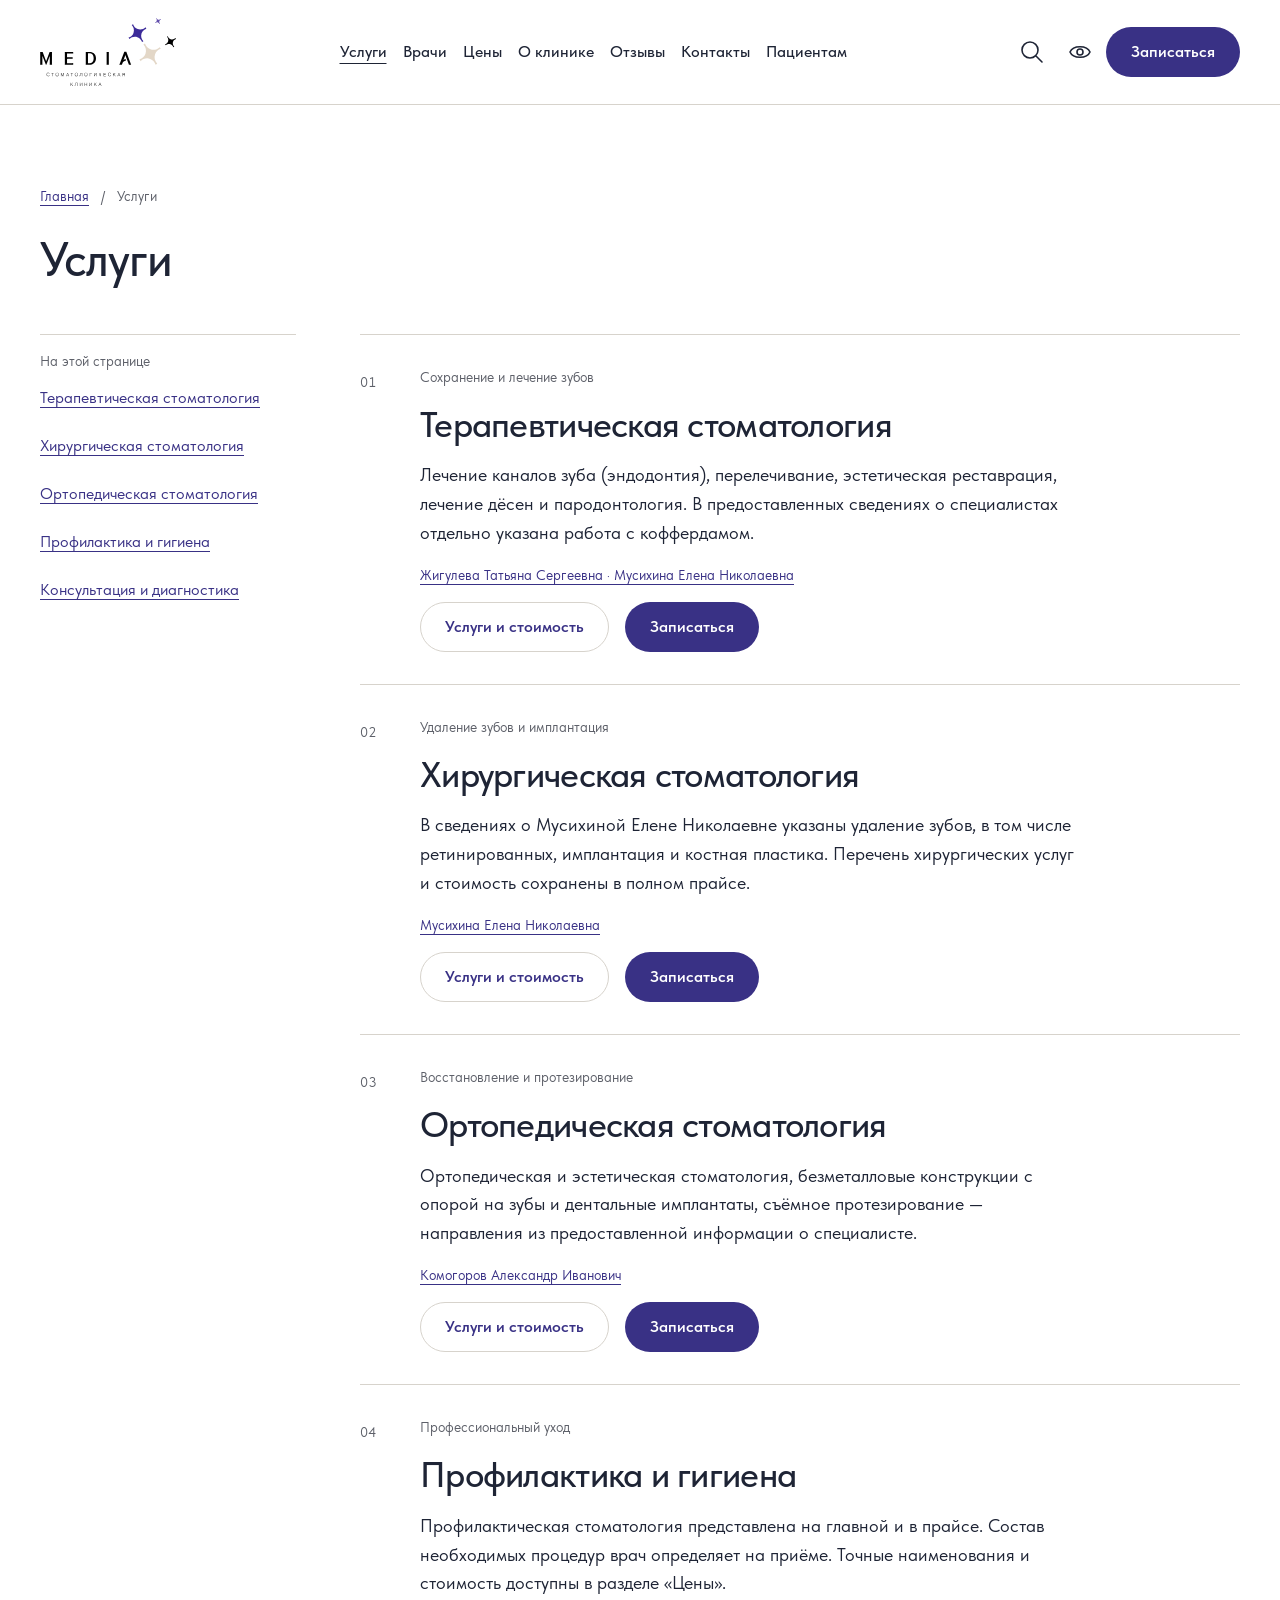
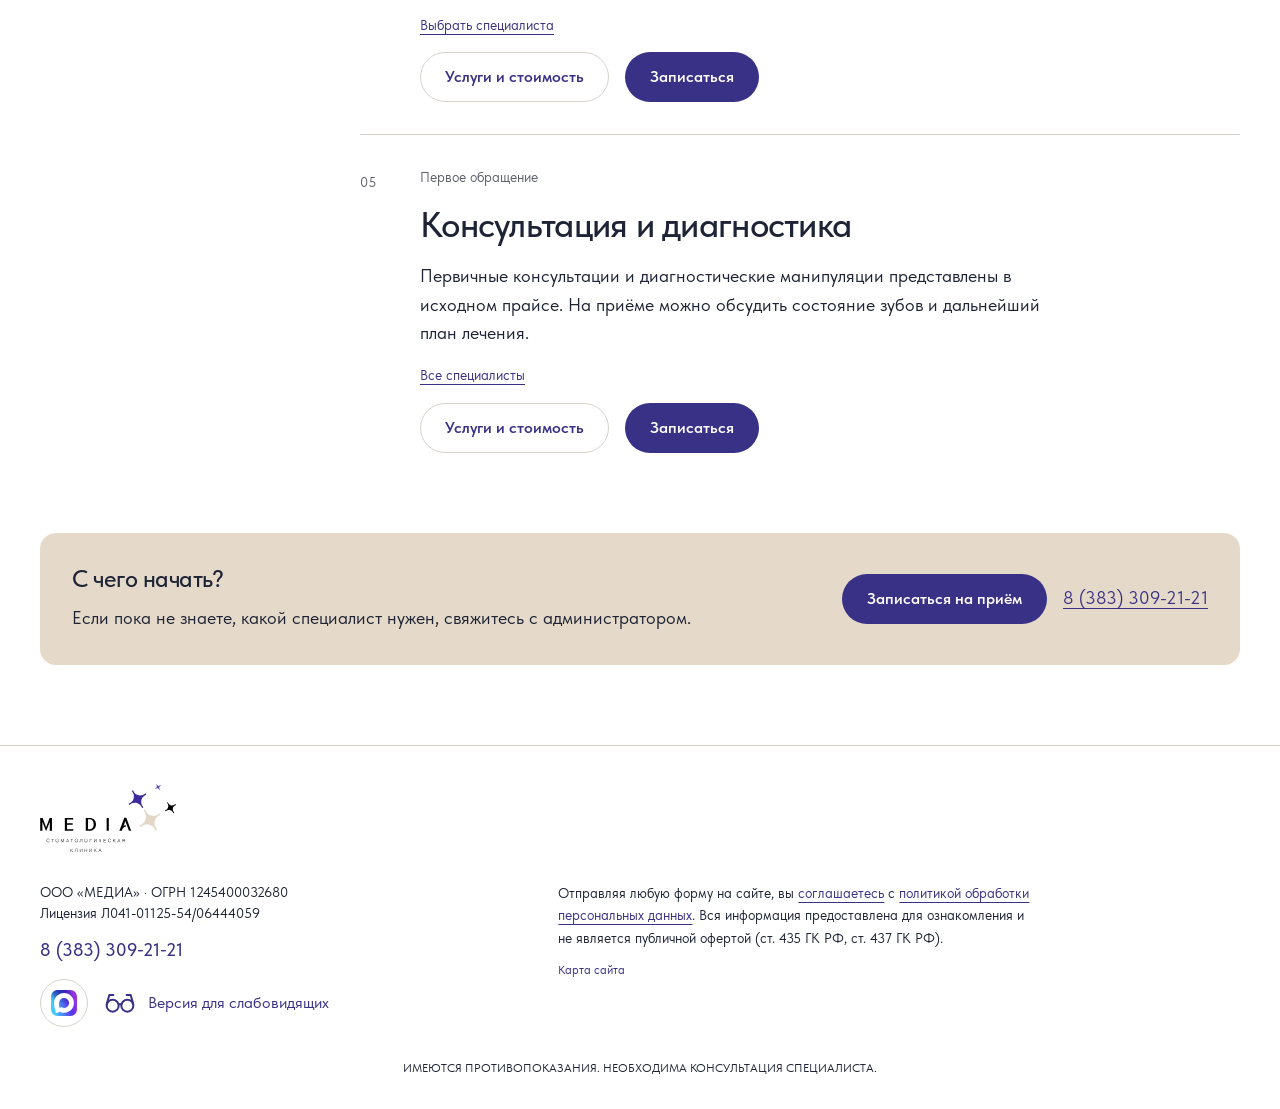
<file: services.html>
<!doctype html>
<html lang="ru"><head><meta charset="utf-8"><meta name="viewport" content="width=device-width,initial-scale=1"><meta name="robots" content="noindex,nofollow"><title>Услуги — Стоматология Медиа · прототип</title><link rel="stylesheet" href="tokens.css"><link rel="stylesheet" href="page.css"><link rel="stylesheet" href="components.css"><link rel="stylesheet" href="accessibility.css"><link rel="stylesheet" href="inner.css"><link rel="stylesheet" href="final-inner.css"></head><body>























<a class="skip" href="#main">Перейти к содержанию</a>























<header class="header"><div class="container header-inner"><button class="icon-button menu-open" aria-label="Открыть меню" aria-expanded="false" id="menu-open"><span class="menu-icon"></span></button><a href="index.html" class="brand" aria-label="Медиа — главная"><img src="media-current.svg" alt="Медиа, стоматологическая клиника" width="136" height="80"></a><nav class="desktop-nav" aria-label="Основная навигация"><a href="services.html" aria-current="page">Услуги</a><a href="doctors.html">Врачи</a><a href="prices.html">Цены</a><a href="about.html">О клинике</a><a href="reviews.html">Отзывы</a><a href="contacts.html">Контакты</a><a href="patients.html">Пациентам</a></nav><div class="header-actions"><button class="icon-button search-open" aria-label="Поиск по сайту" id="search-open"><img src="search.svg" alt=""></button><button class="icon-button" aria-label="Настройки доступности" data-accessibility="" aria-haspopup="dialog" aria-controls="accessibility-dialog"><img src="eye.svg" alt=""></button><button class="button" data-book>Записаться</button><button class="icon-button contact-open" id="contact-open" aria-label="Связаться с клиникой" aria-haspopup="dialog" aria-controls="contact-dialog"><img src="phone.svg" alt=""></button></div></div></header>























<main id="main" class="inner-main container" data-page-id="P02"><div class="page-intro" data-component="C-04"><nav class="breadcrumbs" aria-label="Хлебные крошки"><a href="index.html">Главная</a><span aria-hidden="true">/</span><span aria-current="page">Услуги</span></nav><h1>Услуги</h1></div><div class="reading-layout"><nav class="contents" aria-label="На этой странице" data-component="C-10"><p class="small">На этой странице</p><a class="text-link" href="#therapy">Терапевтическая стоматология</a><a class="text-link" href="#surgery">Хирургическая стоматология</a><a class="text-link" href="#orthopedics">Ортопедическая стоматология</a><a class="text-link" href="#prevention">Профилактика и гигиена</a><a class="text-link" href="#diagnostics">Консультация и диагностика</a></nav><div class="section-stack"><section class="service-section" id="therapy" data-component="C-05"><div class="section-number">01</div><div class="service-copy"><p class="small">Сохранение и лечение зубов</p><h2>Терапевтическая стоматология</h2><p>Лечение каналов зуба (эндодонтия), перелечивание, эстетическая реставрация, лечение дёсен и пародонтология. В предоставленных сведениях о специалистах отдельно указана работа с коффердамом.</p><p class="service-doctor"><a class="text-link" href="doctors.html#zhiguleva">Жигулева Татьяна Сергеевна · Мусихина Елена Николаевна</a></p><div class="action-links"><a class="button secondary" href="prices.html#price-2">Услуги и стоимость</a><button class="button" data-book data-offer="Терапевтическая стоматология">Записаться</button></div></div></section><section class="service-section" id="surgery" data-component="C-05"><div class="section-number">02</div><div class="service-copy"><p class="small">Удаление зубов и имплантация</p><h2>Хирургическая стоматология</h2><p>В сведениях о Мусихиной Елене Николаевне указаны удаление зубов, в том числе ретинированных, имплантация и костная пластика. Перечень хирургических услуг и стоимость сохранены в полном прайсе.</p><p class="service-doctor"><a class="text-link" href="doctors.html#musikhina">Мусихина Елена Николаевна</a></p><div class="action-links"><a class="button secondary" href="prices.html#price-1">Услуги и стоимость</a><button class="button" data-book data-offer="Хирургическая стоматология">Записаться</button></div></div></section><section class="service-section" id="orthopedics" data-component="C-05"><div class="section-number">03</div><div class="service-copy"><p class="small">Восстановление и протезирование</p><h2>Ортопедическая стоматология</h2><p>Ортопедическая и эстетическая стоматология, безметалловые конструкции с опорой на зубы и дентальные имплантаты, съёмное протезирование — направления из предоставленной информации о специалисте.</p><p class="service-doctor"><a class="text-link" href="doctors.html#komogorov">Комогоров Александр Иванович</a></p><div class="action-links"><a class="button secondary" href="prices.html#price-3">Услуги и стоимость</a><button class="button" data-book data-offer="Ортопедическая стоматология">Записаться</button></div></div></section><section class="service-section" id="prevention" data-component="C-05"><div class="section-number">04</div><div class="service-copy"><p class="small">Профессиональный уход</p><h2>Профилактика и гигиена</h2><p>Профилактическая стоматология представлена на главной и в прайсе. Состав необходимых процедур врач определяет на приёме. Точные наименования и стоимость доступны в разделе «Цены».</p><p class="service-doctor"><a class="text-link" href="doctors.html">Выбрать специалиста</a></p><div class="action-links"><a class="button secondary" href="prices.html?query=%D0%B3%D0%B8%D0%B3%D0%B8%D0%B5%D0%BD">Услуги и стоимость</a><button class="button" data-book data-offer="Профилактика и гигиена">Записаться</button></div></div></section><section class="service-section" id="diagnostics" data-component="C-05"><div class="section-number">05</div><div class="service-copy"><p class="small">Первое обращение</p><h2>Консультация и диагностика</h2><p>Первичные консультации и диагностические манипуляции представлены в исходном прайсе. На приёме можно обсудить состояние зубов и дальнейший план лечения.</p><p class="service-doctor"><a class="text-link" href="doctors.html">Все специалисты</a></p><div class="action-links"><a class="button secondary" href="prices.html?query=%D0%BA%D0%BE%D0%BD%D1%81%D1%83%D0%BB%D1%8C%D1%82%D0%B0%D1%86">Услуги и стоимость</a><button class="button" data-book data-offer="Консультация и диагностика">Записаться</button></div></div></section></div></div><aside class="action-panel" data-component="C-03"><div><h2>С чего начать?</h2><p>Если пока не знаете, какой специалист нужен, свяжитесь с администратором.</p></div><div class="action-links"><button class="button" data-book data-offer="Первичная консультация">Записаться на приём</button><a class="text-link" href="tel:+73833092121">8 (383) 309-21-21</a></div></aside></main><footer class="site-footer"><div class="container"><div class="footer-top"><img src="media-current.svg" alt="Медиа"></div><div class="footer-bottom"><div class="footer-org">ООО «МЕДИА» · ОГРН 1245400032680<br>Лицензия Л041-01125-54/06444059<a class="footer-phone" href="tel:+73833092121">8 (383) 309-21-21</a><div class="footer-max"><button class="social-circle" data-service-pending="MAX" aria-label="MAX: ссылка будет добавлена"><img src="MAX.svg" alt=""></button><button class="accessibility-button" id="readability" aria-label="Настройки доступности" data-accessibility="" aria-haspopup="dialog" aria-controls="accessibility-dialog"><img src="accessibility-glasses.svg" alt=""><span>Версия для слабовидящих</span></button></div></div><div><div class="footer-legal-content"><p class="footer-legal">Отправляя любую форму на сайте, вы <a href="patients.html#consent">соглашаетесь</a> с <a href="privacy.html">политикой обработки персональных данных</a>. Вся информация предоставлена для ознакомления и не является публичной офертой (ст. 435 ГК РФ, ст. 437 ГК РФ).</p><a class="sitemap-link" href="sitemap.html">Карта сайта</a></div></div></div><p class="warning">ИМЕЮТСЯ ПРОТИВОПОКАЗАНИЯ. НЕОБХОДИМА КОНСУЛЬТАЦИЯ СПЕЦИАЛИСТА.</p></div></footer>







































































<dialog id="menu-dialog" aria-label="Меню сайта"><button class="close" aria-label="Закрыть меню">×</button><h2>Медиа</h2><div class="menu-tools"><button data-mobile-search class="button secondary menu-search">Поиск по сайту</button></div><nav class="mobile-nav"><a href="services.html" aria-current="page">Услуги</a><a href="doctors.html">Врачи</a><a href="prices.html">Цены</a><a href="about.html">О клинике</a><a href="reviews.html">Отзывы</a><a href="contacts.html">Контакты</a><a href="patients.html">Пациентам</a></nav><button class="button" data-book data-doctor="" data-offer="">Записаться </button></dialog>







































































<dialog id="booking-dialog" aria-labelledby="booking-title"><button class="close" aria-label="Закрыть запись">×</button><p class="eyebrow">ДЕМОНСТРАЦИЯ ЗАПИСИ</p><h2 id="booking-title">Запись на приём</h2><p id="booking-context"></p><p>Онлайн-запись в этом макете не подключена. Для записи позвоните: <a href="tel:+73833092121">8 (383) 309-21-21</a>.</p><button class="button" id="fallback-open">Оставить заявку администратору</button><form id="fallback-form" hidden novalidate><p>Демонстрационная форма. Не вводите настоящие контактные данные.</p><label for="visitor-name">Имя</label><input id="visitor-name" name="name" autocomplete="off" placeholder="Тестовое имя" required><label for="visitor-phone">Телефон</label><input id="visitor-phone" name="phone" type="tel" autocomplete="off" placeholder="Тестовый номер" required><div class="checkbox"><input type="checkbox" name="consent" required id="demo-consent"><span><label for="demo-consent" class="consent-label">Демонстрационное согласие. </label><a class="text-link" href="patients.html#consent">Текст согласия </a> и <a class="text-link" href="privacy.html">Политика </a></span></div><p class="form-error" role="alert" id="form-error"></p><button class="button" type="submit">Проверить форму без отправки</button><p role="status" id="form-status"></p></form></dialog>







































































<dialog id="page-dialog" aria-labelledby="page-title"><button class="close" aria-label="Закрыть">×</button><p class="eyebrow">ПРОТОТИП ГЛАВНОЙ</p><h2 id="page-title"></h2><p id="page-info"></p><button class="button close-page">Вернуться к главной</button></dialog>







































































<dialog id="search-dialog" aria-labelledby="search-title"><button class="close" aria-label="Закрыть поиск">×</button><h2 id="search-title">Поиск по сайту</h2><label for="search-query">Что найти?</label><input id="search-query" type="search" placeholder="Например: гигиена"><div id="search-results" role="status"></div></dialog>







































































<dialog id="contact-dialog" aria-labelledby="contact-title"><button class="close" aria-label="Закрыть окно связи">×</button><h2 id="contact-title">Как вам удобно связаться с нами?</h2><div class="contact-choices"><button class="button secondary" data-service-pending="MAX">MAX — пока не подключён</button><a class="button" href="tel:+73833092121">Позвонить<br>8 (383) 309-21-21</a></div><p class="small">Ссылка на официальный чат MAX будет добавлена после получения от клиники.</p></dialog><dialog id="accessibility-dialog" aria-labelledby="accessibility-title"><button class="close" aria-label="Закрыть настройки доступности">×</button><h2 id="accessibility-title">Настройки доступности</h2><p class="small">Настройки общие для всех разделов и сохраняются в этом браузере.</p><form id="accessibility-form">























<label for="a11y-size">Размер текста</label><select id="a11y-size" name="size"><option value="100">100%</option><option value="125">125%</option><option value="150">150%</option><option value="200">200%</option></select>























<label for="a11y-theme">Цветовая схема</label><select id="a11y-theme" name="theme"><option value="normal">Фирменная</option><option value="light">Чёрный на белом</option><option value="dark">Белый на чёрном</option><option value="cream">Тёмно-синий на кремовом</option></select>























<label for="a11y-images">Фотографии</label><select id="a11y-images" name="images"><option value="show">Показывать</option><option value="gray">Чёрно-белые</option><option value="hide">Скрыть фотографии</option></select>























<label for="a11y-lines">Межстрочный интервал</label><select id="a11y-lines" name="lines"><option value="normal">Обычный</option><option value="wide">Увеличенный</option><option value="extra">Большой</option></select>























<label class="linear-choice" for="a11y-linear" hidden=""><input id="a11y-linear" name="linear" type="checkbox">Все семь разделов одной лентой</label><p class="small">Последовательное чтение без переключения слайдов. Содержание не дублируется.</p><div class="a11y-actions"><button type="button" class="button secondary" id="a11y-reset">Сбросить настройки</button><button type="button" class="button" id="a11y-done">Готово</button></div><p id="a11y-status" role="status" class="small"></p></form></dialog><script src="app.js"></script><script src="accessibility.js"></script><script src="common.js"></script><script src="inner.js"></script><script src="final-inner.js" defer></script></body></html>
</file>
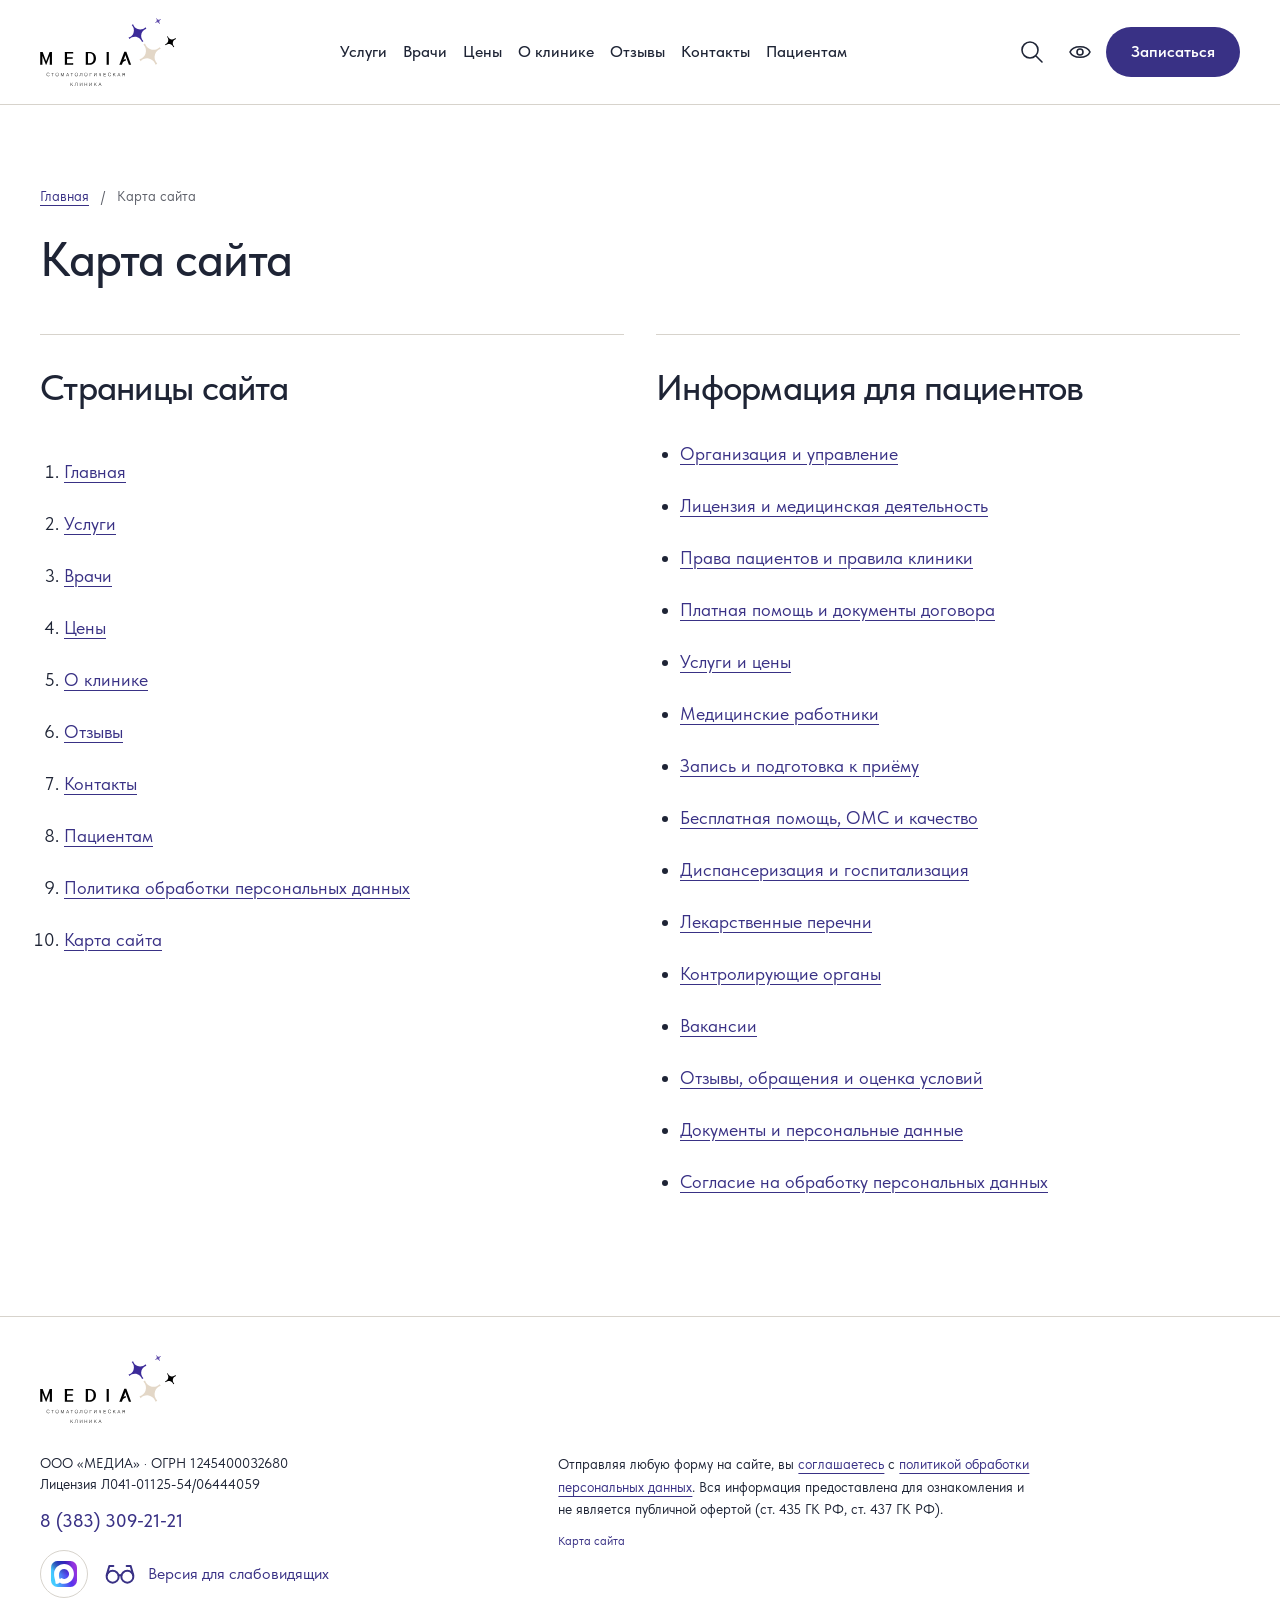
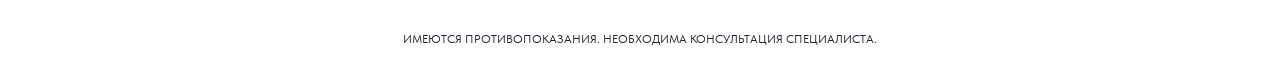
<file: sitemap.html>
<!doctype html>
<html lang="ru"><head><meta charset="utf-8"><meta name="viewport" content="width=device-width,initial-scale=1"><meta name="robots" content="noindex,nofollow"><title>Карта сайта — Стоматология Медиа · прототип</title><link rel="stylesheet" href="tokens.css"><link rel="stylesheet" href="page.css"><link rel="stylesheet" href="components.css"><link rel="stylesheet" href="accessibility.css"><link rel="stylesheet" href="inner.css"><link rel="stylesheet" href="final-inner.css"></head><body>























<a class="skip" href="#main">Перейти к содержанию</a>























<header class="header"><div class="container header-inner"><button class="icon-button menu-open" aria-label="Открыть меню" aria-expanded="false" id="menu-open"><span class="menu-icon"></span></button><a href="index.html" class="brand" aria-label="Медиа — главная"><img src="media-current.svg" alt="Медиа, стоматологическая клиника" width="136" height="80"></a><nav class="desktop-nav" aria-label="Основная навигация"><a href="services.html">Услуги</a><a href="doctors.html">Врачи</a><a href="prices.html">Цены</a><a href="about.html">О клинике</a><a href="reviews.html">Отзывы</a><a href="contacts.html">Контакты</a><a href="patients.html">Пациентам</a></nav><div class="header-actions"><button class="icon-button search-open" aria-label="Поиск по сайту" id="search-open"><img src="search.svg" alt=""></button><button class="icon-button" aria-label="Настройки доступности" data-accessibility="" aria-haspopup="dialog" aria-controls="accessibility-dialog"><img src="eye.svg" alt=""></button><button class="button" data-book>Записаться</button><button class="icon-button contact-open" id="contact-open" aria-label="Связаться с клиникой" aria-haspopup="dialog" aria-controls="contact-dialog"><img src="phone.svg" alt=""></button></div></div></header>























<main id="main" class="inner-main container" data-page-id="P10"><div class="page-intro" data-component="C-04"><nav class="breadcrumbs" aria-label="Хлебные крошки"><a href="index.html">Главная</a><span aria-hidden="true">/</span><span aria-current="page">Карта сайта</span></nav><h1>Карта сайта</h1></div><div class="two-col"><section class="content-section" id="pages" data-component="C-10"><h2>Страницы сайта</h2><ol class="sitemap-list"><li><a class="text-link" href="index.html">Главная</a></li><li><a class="text-link" href="services.html">Услуги</a></li><li><a class="text-link" href="doctors.html">Врачи</a></li><li><a class="text-link" href="prices.html">Цены</a></li><li><a class="text-link" href="about.html">О клинике</a></li><li><a class="text-link" href="reviews.html">Отзывы</a></li><li><a class="text-link" href="contacts.html">Контакты</a></li><li><a class="text-link" href="patients.html">Пациентам</a></li><li><a class="text-link" href="privacy.html">Политика обработки персональных данных</a></li><li><a class="text-link" href="sitemap.html">Карта сайта</a></li></ol></section><section class="content-section" id="patient-information" data-component="C-10"><h2>Информация для пациентов</h2><ul class="sitemap-list"><li><a class="text-link" href="patients.html#organization">Организация и управление</a></li><li><a class="text-link" href="patients.html#license">Лицензия и медицинская деятельность</a></li><li><a class="text-link" href="patients.html#rights">Права пациентов и правила клиники</a></li><li><a class="text-link" href="patients.html#paid">Платная помощь и документы договора</a></li><li><a class="text-link" href="patients.html#prices">Услуги и цены</a></li><li><a class="text-link" href="patients.html#staff">Медицинские работники</a></li><li><a class="text-link" href="patients.html#booking">Запись и подготовка к приёму</a></li><li><a class="text-link" href="patients.html#free-care">Бесплатная помощь, ОМС и качество</a></li><li><a class="text-link" href="patients.html#screening-hospital">Диспансеризация и госпитализация</a></li><li><a class="text-link" href="patients.html#medicines">Лекарственные перечни</a></li><li><a class="text-link" href="patients.html#supervision">Контролирующие органы</a></li><li><a class="text-link" href="patients.html#vacancies">Вакансии</a></li><li><a class="text-link" href="patients.html#feedback">Отзывы, обращения и оценка условий</a></li><li><a class="text-link" href="patients.html#documents">Документы и персональные данные</a></li><li><a class="text-link" href="patients.html#consent">Согласие на обработку персональных данных</a></li></ul></section></div></main><footer class="site-footer"><div class="container"><div class="footer-top"><img src="media-current.svg" alt="Медиа"></div><div class="footer-bottom"><div class="footer-org">ООО «МЕДИА» · ОГРН 1245400032680<br>Лицензия Л041-01125-54/06444059<a class="footer-phone" href="tel:+73833092121">8 (383) 309-21-21</a><div class="footer-max"><button class="social-circle" data-service-pending="MAX" aria-label="MAX: ссылка будет добавлена"><img src="MAX.svg" alt=""></button><button class="accessibility-button" id="readability" aria-label="Настройки доступности" data-accessibility="" aria-haspopup="dialog" aria-controls="accessibility-dialog"><img src="accessibility-glasses.svg" alt=""><span>Версия для слабовидящих</span></button></div></div><div><div class="footer-legal-content"><p class="footer-legal">Отправляя любую форму на сайте, вы <a href="patients.html#consent">соглашаетесь</a> с <a href="privacy.html">политикой обработки персональных данных</a>. Вся информация предоставлена для ознакомления и не является публичной офертой (ст. 435 ГК РФ, ст. 437 ГК РФ).</p><a class="sitemap-link" href="sitemap.html">Карта сайта</a></div></div></div><p class="warning">ИМЕЮТСЯ ПРОТИВОПОКАЗАНИЯ. НЕОБХОДИМА КОНСУЛЬТАЦИЯ СПЕЦИАЛИСТА.</p></div></footer>







































































<dialog id="menu-dialog" aria-label="Меню сайта"><button class="close" aria-label="Закрыть меню">×</button><h2>Медиа</h2><div class="menu-tools"><button data-mobile-search class="button secondary menu-search">Поиск по сайту</button></div><nav class="mobile-nav"><a href="services.html">Услуги</a><a href="doctors.html">Врачи</a><a href="prices.html">Цены</a><a href="about.html">О клинике</a><a href="reviews.html">Отзывы</a><a href="contacts.html">Контакты</a><a href="patients.html">Пациентам</a></nav><button class="button" data-book data-doctor="" data-offer="">Записаться </button></dialog>







































































<dialog id="booking-dialog" aria-labelledby="booking-title"><button class="close" aria-label="Закрыть запись">×</button><p class="eyebrow">ДЕМОНСТРАЦИЯ ЗАПИСИ</p><h2 id="booking-title">Запись на приём</h2><p id="booking-context"></p><p>Онлайн-запись в этом макете не подключена. Для записи позвоните: <a href="tel:+73833092121">8 (383) 309-21-21</a>.</p><button class="button" id="fallback-open">Оставить заявку администратору</button><form id="fallback-form" hidden novalidate><p>Демонстрационная форма. Не вводите настоящие контактные данные.</p><label for="visitor-name">Имя</label><input id="visitor-name" name="name" autocomplete="off" placeholder="Тестовое имя" required><label for="visitor-phone">Телефон</label><input id="visitor-phone" name="phone" type="tel" autocomplete="off" placeholder="Тестовый номер" required><div class="checkbox"><input type="checkbox" name="consent" required id="demo-consent"><span><label for="demo-consent" class="consent-label">Демонстрационное согласие. </label><a class="text-link" href="patients.html#consent">Текст согласия </a> и <a class="text-link" href="privacy.html">Политика </a></span></div><p class="form-error" role="alert" id="form-error"></p><button class="button" type="submit">Проверить форму без отправки</button><p role="status" id="form-status"></p></form></dialog>







































































<dialog id="page-dialog" aria-labelledby="page-title"><button class="close" aria-label="Закрыть">×</button><p class="eyebrow">ПРОТОТИП ГЛАВНОЙ</p><h2 id="page-title"></h2><p id="page-info"></p><button class="button close-page">Вернуться к главной</button></dialog>







































































<dialog id="search-dialog" aria-labelledby="search-title"><button class="close" aria-label="Закрыть поиск">×</button><h2 id="search-title">Поиск по сайту</h2><label for="search-query">Что найти?</label><input id="search-query" type="search" placeholder="Например: гигиена"><div id="search-results" role="status"></div></dialog>







































































<dialog id="contact-dialog" aria-labelledby="contact-title"><button class="close" aria-label="Закрыть окно связи">×</button><h2 id="contact-title">Как вам удобно связаться с нами?</h2><div class="contact-choices"><button class="button secondary" data-service-pending="MAX">MAX — пока не подключён</button><a class="button" href="tel:+73833092121">Позвонить<br>8 (383) 309-21-21</a></div><p class="small">Ссылка на официальный чат MAX будет добавлена после получения от клиники.</p></dialog><dialog id="accessibility-dialog" aria-labelledby="accessibility-title"><button class="close" aria-label="Закрыть настройки доступности">×</button><h2 id="accessibility-title">Настройки доступности</h2><p class="small">Настройки общие для всех разделов и сохраняются в этом браузере.</p><form id="accessibility-form">























<label for="a11y-size">Размер текста</label><select id="a11y-size" name="size"><option value="100">100%</option><option value="125">125%</option><option value="150">150%</option><option value="200">200%</option></select>























<label for="a11y-theme">Цветовая схема</label><select id="a11y-theme" name="theme"><option value="normal">Фирменная</option><option value="light">Чёрный на белом</option><option value="dark">Белый на чёрном</option><option value="cream">Тёмно-синий на кремовом</option></select>























<label for="a11y-images">Фотографии</label><select id="a11y-images" name="images"><option value="show">Показывать</option><option value="gray">Чёрно-белые</option><option value="hide">Скрыть фотографии</option></select>























<label for="a11y-lines">Межстрочный интервал</label><select id="a11y-lines" name="lines"><option value="normal">Обычный</option><option value="wide">Увеличенный</option><option value="extra">Большой</option></select>























<label class="linear-choice" for="a11y-linear" hidden=""><input id="a11y-linear" name="linear" type="checkbox">Все семь разделов одной лентой</label><p class="small">Последовательное чтение без переключения слайдов. Содержание не дублируется.</p><div class="a11y-actions"><button type="button" class="button secondary" id="a11y-reset">Сбросить настройки</button><button type="button" class="button" id="a11y-done">Готово</button></div><p id="a11y-status" role="status" class="small"></p></form></dialog><script src="app.js"></script><script src="accessibility.js"></script><script src="common.js"></script><script src="inner.js"></script><script src="final-inner.js" defer></script></body></html>
</file>
<file: tokens.css>
@font-face{font-family:Media;src:url("TildaSans-Regular.ttf") format('truetype');font-weight:400;font-display:swap}
@font-face{font-family:Media;src:url("TildaSans-Medium.ttf") format('truetype');font-weight:500;font-display:swap}
@font-face{font-family:Media;src:url("TildaSans-Semibold.ttf") format('truetype');font-weight:600;font-display:swap}
:root{--font:Media,Arial,sans-serif;--ink:#1e2435;--muted:#5d6069;--page:#fff;--surface:#edece8;--warm:#e5d9c9;--accent:#393185;--accent-hover:#2d266b;--line:#d7d3cc;--s1:4px;--s2:8px;--s3:12px;--s4:16px;--s6:24px;--s8:32px;--s12:48px;--s16:64px;--s20:80px;--r-sm:8px;--r-md:16px;--r-lg:24px;--r-pill:999px;--h1:34px;--h2:28px;--h3:22px;--name:20px;--body:16px;--small:14px;--control:16px;--container:1200px;--gutter:20px;--section:48px;--layout-gap:32px;--heading-gap:24px}
@media(min-width:768px){:root{--h1:44px;--h2:32px;--h3:24px;--body:18px;--gutter:32px;--section:64px;--heading-gap:32px}}
@media(min-width:1200px){:root{--h1:48px;--h2:36px;--section:80px;--layout-gap:64px}}
@media(max-width:359px){:root{--gutter:16px}}

:root{--slide-h:28px;--slide-lead:16px;--disclosure-title:17px;--disclosure-copy:16px;--slide-caption:14px;--offer-title:17px;--disclosure-icon:20px;--disclosure-gap:12px;--disclosure-mark:20px;--slide-rule:#858179;--slide-media-ratio:.46fr;--slide-copy-ratio:.54fr;--media-aspect:3/2;--media-radius:var(--r-md);--media-gap:var(--s3);--slide-gap:var(--s6);--column-gap:var(--s8);--offer-cta-width:108px;--offer-cta-height:44px;--photo-fade:250ms;--nav-size:44px;--nav-icon:24px;--nav-count:40px;--nav-gap:var(--s2);--copy-leading:1.6;--disclosure-leading:1.45}
@media(min-width:768px){:root{--slide-h:36px;--slide-lead:18px;--disclosure-title:19px;--disclosure-copy:17px;--offer-title:20px}}
</file>
<file: page.css>
/* Preserved page foundations, header, greeting, contacts and footer. No slider component selectors. */
*{box-sizing: border-box;}
html{scroll-behavior: smooth; scroll-padding-top: 100px;}
body{margin: 0px; background: var(--page); color: var(--ink); font: 400 var(--body)/1.6 var(--font);}
button,input{font: inherit;}
button,a,input,summary{-webkit-tap-highlight-color: transparent;}
button{cursor: pointer;}
a{color: var(--accent); text-underline-offset: 4px;}
button{color: inherit;}
img{display: block; max-width: 100%;}
figure,p,h1,h2,h3,ul{margin: 0px;}
h1,h2,h3{font-weight: 500; line-height: 1.15; text-wrap: balance;}
h1{font-size: var(--h1); line-height: 1.1; letter-spacing: -0.02em; max-width: 24ch;}
h2{font-size: var(--h2); letter-spacing: -0.02em; max-width: 24ch;}
h3{font-size: var(--h3); line-height: 1.25;}
p{max-width: 60ch;}
button:focus-visible,a:focus-visible,input:focus-visible,summary:focus-visible{outline: 3px solid var(--accent); outline-offset: 5px;}
.container{width: min(var(--container),calc(100% - var(--gutter)*2)); margin-inline: auto;}
.section{padding-block: var(--section);}
.small{font-size: var(--small); line-height: 1.5; color: var(--muted);}
.eyebrow{font-size: 12px; line-height: 1.5; letter-spacing: 0.1em; font-weight: 600; margin-bottom: var(--s6); color: var(--muted);}
.button{border: 1px solid transparent; border-radius: var(--r-pill); display: inline-flex; align-items: center; justify-content: center; gap: var(--s2); min-height: 48px; padding: var(--s3) var(--s6); font-size: var(--control); font-weight: 600; line-height: 1.5; background: var(--accent); color: white; text-decoration: none; text-align: center; transition: background 0.16s, color 0.16s;}
.button:hover{background: var(--accent-hover);}
.secondary{background: transparent; border-color: var(--line); color: var(--accent);}
.secondary:hover{background: white; border-color: var(--accent); color: var(--accent);}
.skip{position: fixed; left: 16px; top: -100px; z-index: 20; background: white; padding: 12px;}
.skip:focus{top: 12px;}
.header{border-bottom: 1px solid var(--line); background: var(--page); position: sticky; top: 0px; z-index: 10;}
.header-inner{display: flex; align-items: center; justify-content: space-between; min-height: 88px; gap: var(--s2);}
.brand{flex-shrink: 0; display: block;}
.brand img{width: 108px; height: 64px; object-fit: contain;}
.header-actions{display: flex; align-items: center; gap: var(--s1);}
.header-actions > .button{padding-inline: 16px;}
.icon-button{width: 44px; height: 44px; border: 0px; background: transparent; display: flex; align-items: center; justify-content: center; border-radius: var(--r-pill); padding: 10px;}
.icon-button:hover{background: var(--surface);}
.icon-button img{width: 24px; height: 24px;}
.search-open{display: none;}
.menu-icon,.menu-icon::before,.menu-icon::after{width: 22px; height: 1.5px; background: var(--ink); display: block; position: relative;}
.menu-icon::before,.menu-icon::after{content: ""; position: absolute; left: 0px;}
.menu-icon::before{top: -7px;}
.menu-icon::after{top: 7px;}
.desktop-nav{display: none;}
.hero{background: var(--surface);}
.hero-grid{display: grid; gap: var(--layout-gap); align-items: center;}
.hero-copy .lead{margin-top: var(--s6); max-width: 44ch;}
.hero-cta{margin-top: var(--s8);}
.hero-caption{margin-top: var(--s3);}
details{font-size: var(--small); line-height: 1.6;}
summary{cursor: pointer; list-style: none; display: flex; align-items: center; justify-content: space-between; gap: var(--s4); padding-block: var(--s4); min-height: 48px; font-weight: 500; color: var(--accent);}
summary::-webkit-details-marker{display: none;}
summary::after{content: "+"; font-size: 22px; font-weight: 400;}
details[open] > summary::after{content: "−";}
details p{padding-bottom: var(--s4);}
.greeting{margin-top: var(--s6); border-block: 1px solid var(--line); max-width: 44ch;}
.hero-image{width: 100%; height: 360px; border-radius: var(--r-lg); object-fit: cover; object-position: 50% 12%;}
.hero-figure figcaption{display: flex; flex-direction: column; gap: var(--s4); font-size: var(--small); line-height: 1.5; margin-top: var(--s4);}
figcaption strong{font-weight: 500; display: block;}
figcaption span{color: var(--muted);}
figcaption div > span{display: block;}
.hours{font-size: var(--small); flex-shrink: 0;}
.hero-bottom{margin-top: var(--s8); padding-top: var(--s6); border-top: 1px solid var(--line); display: flex; flex-direction: column; gap: var(--s3); font-size: var(--small); color: var(--muted);}
.hero-bottom a{text-decoration: none; font-size: 18px; font-weight: 500;}
.preview-footer{padding: var(--s8) 0; text-align: center; font-size: 14px;}
.preview-footer p{margin: 0px auto 12px;}
.preview-footer .small{margin-top: var(--s6); font-size: 12px;}
.preview-footer a{display: inline-block; min-height: 44px; padding: 10px;}
dialog{border: 1px solid var(--line); border-radius: var(--r-md); width: min(560px, 100% - 32px); max-height: calc(100dvh - 32px); padding: var(--s8); color: var(--ink); background: white;}
dialog::backdrop{background: rgba(30, 36, 53, 0.38);}
dialog h2{padding-right: 24px; margin-bottom: var(--s6);}
dialog p{margin-bottom: var(--s4);}
dialog .eyebrow{margin-bottom: var(--s4);}
.close{position: absolute; right: 12px; top: 12px; width: 44px; height: 44px; border: 0px; background: transparent; font-size: 30px; line-height: 1; border-radius: var(--r-pill);}
.close:hover{background: var(--surface);}
.mobile-nav{display: grid; margin-bottom: var(--s6);}
.mobile-nav a,.mobile-nav button{font-size: 20px; text-align: left; min-height: 48px; border-top: 0px; border-right: 0px; border-left: 0px; border-image: none; border-bottom: 1px solid var(--line); background: transparent; padding: 12px 0px; color: var(--ink); text-decoration: none;}
.menu-phone{display: block; margin-top: 24px;}
label{display: block; font-size: 16px; margin-top: 16px;}
input:not([type="checkbox"]){display: block; width: 100%; border: 1px solid var(--line); border-radius: var(--r-sm); min-height: 48px; padding: 12px; color: var(--ink); background: white;}
.checkbox{display: flex; align-items: flex-start; gap: 12px; font-size: 14px; margin-block: 16px;}
.checkbox input{width: 20px; height: 20px; flex: 0 0 auto; accent-color: var(--accent);}
#form-status{margin-top: 16px;}
#route-content ul{padding-left: 20px; margin-bottom: 24px;}
#search-results{display: grid; gap: 8px; margin-top: 24px;}
#search-results button{padding: 12px; border: 1px solid var(--line); background: var(--surface); border-radius: var(--r-sm); text-align: left; min-height: 48px;}
.large-text{--body: 22px; --small: 18px; --control: 18px;}
.large-text .role{font-size: 18px;}
@media (min-width: 600px){.search-open{display: flex;}}
@media (min-width: 600px){.hero-figure figcaption{flex-direction: row; justify-content: space-between;}}
@media (min-width: 600px){.hero-image{height: 480px;}}
@media (min-width: 768px){.hero-grid{grid-template-columns: repeat(2, minmax(0px, 1fr));}}
@media (min-width: 768px){.hero-figure figcaption{flex-direction: column; gap: 12px;}}
@media (min-width: 768px){.hero-image{height: 460px;}}
@media (min-width: 768px){.hero-bottom{flex-direction: row; justify-content: space-between; align-items: center;}}
@media (min-width: 768px){.brand img{width: 136px; height: 80px;}}
@media (min-width: 768px){.header-inner{min-height: 104px;}}
@media (min-width: 768px){.header-actions > .button{padding-inline: 24px;}}
@media (min-width: 1200px){.desktop-nav{display: flex; gap: 24px; align-items: center;}}
@media (min-width: 1200px){.desktop-nav > a,.desktop-nav > button{border: 0px; background: none; text-decoration: none; color: var(--ink); padding: 12px 0px; font: 500 16px/24px var(--font); white-space: nowrap;}}
@media (min-width: 1200px){.desktop-nav > a:hover,.desktop-nav > button:hover{color: var(--accent);}}
@media (min-width: 1200px){.menu-open{display: none;}}
@media (min-width: 1200px){.header-inner{gap: 24px;}}
@media (min-width: 1200px){.header-actions{gap: 4px;}}
@media (min-width: 1200px){.hero-image{height: 500px;}}
@media (min-width: 1200px){.hero-figure figcaption{flex-direction: row;}}
@media (min-width: 1200px){.hero-bottom{margin-top: 48px;}}
@media (max-width: 359px){.brand img{width: 84px;}}
@media (max-width: 359px){.header-inner{gap: 4px;}}
@media (max-width: 359px){.header-actions{gap: 0px;}}
@media (max-width: 359px){.header-actions > .button{padding-inline: 12px; font-size: 16px;}}
@media (max-width: 359px){.header-actions .icon-button{width: 44px;}}
@media (max-width: 359px){dialog{padding: 24px;}}
@media (prefers-reduced-motion: reduce){html{scroll-behavior: auto;}}
@media (prefers-reduced-motion: reduce){*{transition: none !important;}}
.menu-search{display: flex; margin-bottom: 16px; width: 100%;}
html{scroll-behavior: auto;}
.section[id]{scroll-margin-top: var(--s6);}
.hero .hero-book{width: 100%; max-width: 440px;}
.hero .hero-book .cta-sub{max-width: none;}
.hero-book{flex-direction: column; align-items: flex-start; max-width: 100%; text-align: left; gap: var(--s1);}
.hero-book .cta-main{font-size: var(--control);}
.hero-book .cta-sub{font-size: var(--small); font-weight: 400; line-height: 1.4; max-width: 34ch;}
.original-headline{font-size: var(--body); font-weight: 500; line-height: 1.4; padding-top: var(--s2);}
.greeting p.greeting{border: 0px; margin: 0px; max-width: none; font-size: var(--small);}
.hero-figure .signature{font-size: var(--small); line-height: 1.5; display: grid; gap: var(--s2);}
.hero-figure .signature > span:first-child{font-weight: 500; color: var(--ink);}
.hero-figure .hours{font-size: var(--small); line-height: 1.5; min-width: 180px; display: grid; gap: var(--s1);}
.hero-figure .hours > span{font-size: var(--small); color: var(--ink); margin-bottom: var(--s1);}
.hero-figure .hours > div{display: flex; justify-content: space-between; gap: var(--s4);}
.hours b{font-weight: 400; color: var(--muted);}
.section:not(.hero) > .container > h2{margin-bottom: var(--heading-gap);}
.contacts-section{padding-top: 0px;}
.contact{background: var(--warm); border-radius: var(--r-lg); padding: var(--s8); display: grid; gap: var(--s8);}
.contact > div > span:first-child{font-size: var(--h3); line-height: 1.25; font-weight: 500; display: block; margin-bottom: var(--s6);}
.contact h2{font-size: var(--h2); margin-bottom: var(--s6);}
.contact p{font-size: var(--body); line-height: 1.6; margin-bottom: var(--s6);}
.contact-actions{display: flex; flex-wrap: wrap; align-items: center; gap: var(--s6); margin-top: var(--s8);}
.contact-side h3{font-size: var(--h3); margin-bottom: var(--s6);}
.contact-side .text-link{display: inline-flex; min-height: 48px; padding: var(--s3) var(--s6); border: 1px solid var(--line); border-radius: var(--r-pill); background: var(--page); font-size: var(--control); font-weight: 600; text-decoration: none;}
.service-icons{display: flex; gap: var(--s3); margin-block: var(--s6);}
.social-circle{width: 56px; height: 56px; flex: 0 0 auto; display: inline-flex; align-items: center; justify-content: center; background: var(--page); border: 1px solid var(--line); border-radius: var(--r-pill); padding: 12px;}
.social-circle img{width: 32px; height: 32px;}
.contact-phone{padding-top: var(--s6); border-top: 1px solid rgba(30, 36, 53, 0.18);}
.contact-phone a{font-size: var(--h3); color: var(--ink); text-decoration: none;}
.contact a[href^="mailto"]{overflow-wrap: anywhere; color: var(--ink); text-decoration: none;}
.contact-requisites{border-top: 1px solid rgba(30, 36, 53, 0.18); padding-top: var(--s6);}
.contact-requisites p{font-size: var(--small); line-height: 1.5; margin-bottom: var(--s3);}
.contact-requisites .requisites-name{font-weight: 500;}
.contact-requisites p:last-child{margin-bottom: 0px;}
.site-footer{padding-block: var(--s8); font-size: var(--small); border-top: 1px solid var(--line);}
.footer-top img{width: 136px; height: 80px; object-fit: contain; margin-bottom: var(--s6);}
.footer-bottom{display: grid; gap: var(--s8);}
.footer-org{font-size: var(--small); line-height: 1.5;}
.footer-phone{display: block; margin-block: var(--s3); font-size: var(--body); font-weight: 500; text-decoration: none;}
.footer-max{display: flex; align-items: center; gap: var(--s4); margin-top: var(--s4);}
.accessibility-button{border: 0px; background: transparent; display: flex; align-items: center; gap: var(--s3); font-size: var(--control); line-height: 1.4; text-align: left; min-height: 48px; color: var(--accent); padding: 0px;}
.accessibility-button img{width: 32px; height: 32px;}
.footer-legal{font-size: var(--small); line-height: 1.6;}
.sitemap-link{display: inline-block; font-size: 12px; min-height: 44px; padding-block: var(--s3); text-decoration: none;}
.warning{font-size: 12px; line-height: 1.5; text-align: center; max-width: none; margin-top: var(--s8);}
.menu-tools{margin-bottom: var(--s6);}
.menu-tools button{width: 100%;}
.mobile-nav{margin-block: var(--s6);}
.checkbox input{margin: 0px;}
.form-error{font-weight: 500;}
.close-page{margin-top: var(--s6);}
.large-text .contact p{font-size: var(--body);}
.large-text .contact-requisites p{font-size: var(--small);}
@media (min-width: 768px){.contact{grid-template-columns: minmax(0px, 0.8fr) minmax(0px, 1.2fr); gap: var(--s8);}}
@media (min-width: 768px){.contact-side{padding-left: var(--s8); border-left: 1px solid rgba(30, 36, 53, 0.18);}}
@media (min-width: 768px){.contact h2{font-size: var(--h3);}}
@media (min-width: 768px){.contact p{font-size: 16px;}}
@media (min-width: 768px){.contact-requisites p{font-size: var(--small);}}
@media (min-width: 768px){.footer-bottom{grid-template-columns: minmax(0px, 0.8fr) minmax(0px, 1.2fr); gap: var(--layout-gap);}}
@media (min-width: 768px){.hero-figure figcaption{flex-direction: column;}}
@media (min-width: 768px){.warning{white-space: normal;}}
@media (min-width: 1200px){.hero-figure figcaption{flex-direction: row; gap: var(--s6);}}
@media (min-width: 1200px){.hero-image{height: 480px;}}
@media (min-width: 1200px){.hero-bottom{margin-top: var(--s8);}}
@media (min-width: 1200px){.contact{padding: var(--s12); gap: var(--s12);}}
@media (min-width: 1200px){.contact-side{padding-left: var(--s12);}}
@media (min-width: 1200px){.contact h2{font-size: var(--h2);}}
@media (min-width: 1200px){.contact p{font-size: var(--body);}}
@media (min-width: 1200px){.contact-requisites p{font-size: var(--small);}}
@media (min-width: 1200px){.warning{white-space: nowrap;}}
@media (min-width: 1200px){.desktop-nav{gap: var(--s4);}}
@media (min-width: 1200px){.desktop-nav a{font-size: var(--control);}}
@media (max-width: 359px){.contact{padding: var(--s6);}}
@media (max-width: 359px){.contact-actions{gap: var(--s4);}}
@media (max-width: 359px){.footer-max{gap: var(--s3);}}
@media (max-width: 359px){.hero-book{padding: var(--s3) var(--s4);}}
@media (prefers-reduced-motion: reduce){*{scroll-behavior: auto !important;}}
.checkbox .consent-label{display: inline; margin: 0px; font-size: inherit;}
.checkbox .text-link{display: inline-block; min-height: 44px; padding-block: var(--s3);}
html{scroll-padding-top: calc(var(--header-height, 104px) + var(--s3)); scroll-behavior: auto;}
.contact-open{display: none;}
.skip{top: 0px; transform: translateY(-120%); max-width: calc(100% - 32px);}
.skip:focus{top: 12px; transform: none;}
.contacts-section{padding-top: 0px;}
.contact{display: grid; grid-template-columns: minmax(0px, 1fr); gap: var(--s6); padding: var(--s6); background: var(--warm); border-radius: var(--r-lg);}
.contact-primary > span{display: block; font-size: var(--h3); font-weight: 500; line-height: 1.25; margin-bottom: var(--s4);}
.contact h2{font-size: var(--h3); line-height: 1.25; margin: 0 0 var(--s3); max-width: none;}
.contact p{font-size: var(--body); line-height: 1.5; margin: 0 0 var(--s3); max-width: none;}
.contact .floor{font-size: var(--body); font-weight: 500; color: var(--accent);}
.contact-actions{display: flex; flex-wrap: wrap; gap: var(--s4); align-items: center; margin-top: var(--s4);}
.contact-side{padding: 0px; border: 0px; min-width: 0px;}
.contact-side h3{font-size: var(--h3); margin: 0 0 var(--s3);}
.contact-route-actions{display: flex; flex-wrap: wrap; align-items: center; gap: var(--s3); margin-block: var(--s3);}
.contact-side .text-link{display: inline-flex; align-items: center; min-height: 44px; padding: var(--s2) var(--s4); border: 1px solid var(--line); border-radius: var(--r-pill); font-size: var(--control); font-weight: 500; text-decoration: none; background: var(--page);}
.service-icons{display: flex; gap: var(--s2); margin: 0px;}
.social-circle{display: inline-flex; align-items: center; justify-content: center; flex: 0 0 auto; width: 48px; height: 48px; border: 1px solid var(--line); border-radius: var(--r-pill); background: var(--page); padding: 10px;}
.social-circle img{width: 28px; height: 28px;}
.contact-direct{display: grid; gap: var(--s2); padding-top: var(--s3); border-top: 1px solid var(--line);}
.contact-direct p{margin: 0px;}
.contact-phone{padding: 0px; border: 0px;}
.contact-phone a{font-size: var(--h3); color: var(--ink); text-decoration: none;}
.contact a[href^="mailto"]{color: var(--ink); overflow-wrap: anywhere; text-decoration: none;}
.contact-requisites{display: grid; gap: var(--s3); padding-top: var(--s4); border-top: 1px solid var(--line);}
.contact-requisites p{font-size: var(--small); line-height: 1.5; margin: 0px;}
.requisites-identity{display: grid; align-content: start; gap: var(--s2);}
.requisites-name{font-weight: 500;}
.header .search-open{display: flex;}
.header-actions .contact-open{display: none;}
.contact-choices{display: grid; gap: var(--s3); margin-bottom: var(--s4);}
@media (min-width: 768px){.contact{grid-template-columns: repeat(2, minmax(0px, 1fr)); gap: var(--s6) var(--s8); padding: var(--s8);}}
@media (min-width: 768px){.contact p{font-size: 16px;}}
@media (min-width: 768px){.contact-requisites{grid-column: 1 / -1; grid-template-columns: 0.9fr 1.2fr 1.2fr; gap: var(--s6);}}
@media (min-width: 768px){.contact-requisites p{font-size: var(--small);}}
@media (min-width: 1200px){.contact{padding: var(--s8);}}
@media (min-width: 1200px){.contact-direct{grid-template-columns: 1fr 1.2fr; gap: var(--s4);}}
@media (min-width: 1200px){.contact-direct p{font-size: var(--small);}}
@media (max-width: 767px){.contact-actions{gap: var(--s3);}}
@media (max-width: 767px){.contact-actions .button{padding-inline: var(--s4); min-height: 44px;}}
@media (max-width: 767px){.header-inner{display: grid; grid-template-columns: 44px minmax(104px, 1fr) 44px 44px 44px; gap: 0px; min-height: 80px;}}
@media (max-width: 767px){.header .container{width: calc(100% - 24px);}}
@media (max-width: 767px){.header-actions{display: contents;}}
@media (max-width: 767px){.header-actions > .button,.desktop-nav{display: none;}}
@media (max-width: 767px){.header-inner > .menu-open{display: flex; grid-area: 1 / 1;}}
@media (max-width: 767px){.brand{grid-area: 1 / 2; justify-self: center;}}
@media (max-width: 767px){.brand img{width: 104px; height: 64px;}}
@media (max-width: 767px){.header .search-open{grid-area: 1 / 3;}}
@media (max-width: 767px){.header-actions > [data-accessibility]{grid-area: 1 / 4;}}
@media (max-width: 767px){.header-actions .contact-open{display: flex; grid-area: 1 / 5;}}
@media (max-width: 767px){.header .icon-button{width: 44px; height: 44px; padding: 10px;}}
@media (max-width: 767px){.header .icon-button img{width: 24px; height: 24px;}}
@media (max-width: 359px){.contact{padding: var(--s4);}}
@media (max-width: 359px){.contact-actions{gap: var(--s2);}}
.a11y-high-zoom .contact,.a11y-high-zoom .contact-requisites,.a11y-high-zoom .contact-direct{grid-template-columns: minmax(0px, 1fr);}
.a11y-custom .contact-requisites p{font-size: var(--small);}
@media (prefers-reduced-motion: reduce){*{scroll-behavior: auto !important; transition: none !important; animation: auto ease 0s 1 normal none running none !important;}}
</file>
<file: components.css>
/* Single authoritative layer: slide geometry, MediaFigure, cards, disclosures and navigation. */
.story-deck{position:relative;min-width:0;overflow-anchor:none}
.story-toolbar[hidden],.story-bottom[hidden],.story-slide[hidden]{display:none!important}
.story-toolbar{position:relative;background:var(--page);border-block:1px solid var(--line);padding-block:var(--s2)}
.story-tabs{display:flex;gap:var(--s2);overflow-x:auto;overscroll-behavior-inline:contain;scrollbar-width:thin;padding:var(--s1);margin-inline:-4px;scroll-padding-inline:4px}
.story-tab{flex:none;min-height:44px;border:1px solid var(--line);border-radius:var(--r-pill);padding:8px 12px;background:var(--page);color:var(--accent);font:500 var(--control)/1.5 var(--font);white-space:nowrap}
.story-tab[aria-selected=true]{background:var(--accent);color:#fff;border-color:var(--accent)}
.story-tab:hover{border-color:var(--accent)}
.story-controls{display:grid;grid-template-columns:var(--nav-size) minmax(var(--nav-count),1fr) var(--nav-size) var(--offer-cta-width);align-items:center;gap:var(--nav-gap);width:100%;margin-top:8px}
.story-arrow{display:grid;place-items:center;width:var(--nav-size);height:var(--nav-size);padding:0;border:1px solid var(--line);border-radius:var(--r-pill);background:var(--page);color:var(--accent)}
.story-arrow svg{width:var(--nav-icon);height:var(--nav-icon);display:block}
.story-arrow:disabled{opacity:.35;cursor:default}
.story-count{font-size:var(--small);text-align:center;color:var(--muted);font-variant-numeric:tabular-nums;white-space:nowrap}
.story-controls .story-book{width:100%;min-height:44px;padding:8px 12px;font-size:var(--control);line-height:1.5}
.story-bottom{padding-bottom:24px}.story-bottom .story-controls{margin-top:0;padding-top:12px;border-top:1px solid var(--line)}
.story-viewport{height:auto;min-width:0;background:var(--page);overflow:visible;touch-action:pan-y pinch-zoom;display:grid;align-content:start}
.story-viewport[data-measuring]{position:absolute;top:0;left:0;width:100%;min-height:0!important;height:auto;visibility:hidden;pointer-events:none;z-index:-1}
.story-slide.section{padding-block:24px;border:0;background:var(--page);height:auto;min-height:0}
.story-slide>.container{display:grid;gap:var(--slide-gap);align-content:start}
.slide-heading{display:grid;gap:16px;align-items:start;align-content:start}
.slide-title h2{font-size:calc(var(--slide-h)*var(--a11y-scale));font-weight:500;line-height:1.18;letter-spacing:-.02em;margin:0;max-width:none}
.slide-intro p{font-size:calc(var(--slide-lead)*var(--a11y-scale));font-weight:400;line-height:var(--copy-leading);margin:0;max-width:60ch}
.slide-main{min-width:0;min-height:0;align-content:start}
.template-standard{display:grid;gap:var(--slide-gap);align-items:start;align-content:start}
.media-figure{min-width:0;width:100%;margin:0;padding:0;border:0;border-radius:var(--media-radius);align-self:start}
.media-figure--photo{display:block;background:transparent}
.media-figure--photo>img{display:block;width:100%;height:auto;min-height:0;aspect-ratio:var(--media-aspect);object-fit:cover;object-position:50% 50%;border-radius:var(--media-radius)}
.media-figure--photo[data-crop=smile]>img{object-position:50% 42%}
.media-figure--gallery{display:grid;grid-template-columns:repeat(2,minmax(0,1fr));gap:var(--media-gap);align-items:start;align-content:start}
.media-figure--gallery>figure{margin:0;min-width:0}.media-figure--gallery>figure:first-child{grid-column:1/-1}
.media-figure--gallery img{display:block;width:100%;height:auto;object-fit:contain;border-radius:var(--media-radius)}
.media-figure--gallery figcaption{font-size:calc(var(--slide-caption)*var(--a11y-scale));line-height:1.4;color:var(--muted);margin-top:8px}
.slide-copy{min-width:0}.bullet-list{list-style:none;padding:0;margin:0;display:grid;gap:8px}
.bullet-text{min-width:0}.disclosure-item{display:block}
.point-details{border-bottom:1px solid var(--line)}
.story-slide .disclosure-row{display:grid;grid-template-columns:var(--disclosure-icon) minmax(0,1fr) var(--disclosure-mark);align-items:center;gap:var(--disclosure-gap);min-height:56px;margin:0;padding:12px 0;list-style:none;font-size:calc(var(--disclosure-title)*var(--a11y-scale));font-weight:400;line-height:var(--disclosure-leading);color:var(--ink);cursor:pointer}
.disclosure-row::-webkit-details-marker{display:none}.disclosure-row::after{content:none}
.story-slide .disclosure-plain{grid-template-columns:minmax(0,1fr) var(--disclosure-mark)}
.disclosure-icon,.team-details .bullet-icon{display:block;width:var(--disclosure-icon);height:var(--disclosure-icon);object-fit:contain;align-self:center;margin:0}
.disclosure-label{min-width:0;overflow-wrap:anywhere}.disclosure-symbol{display:grid;place-items:center;width:20px;height:20px;font:400 20px/1 var(--font);color:var(--accent)}
.point-details p{font-size:calc(var(--disclosure-copy)*var(--a11y-scale));line-height:var(--copy-leading);padding:8px 32px 16px;margin-left:0}
.slide-copy>.text-link{display:flex;align-items:center;width:fit-content;min-height:44px;margin-top:16px;margin-left:auto;font-size:var(--control);font-weight:500;text-decoration:none}
.template-doctors{display:grid;gap:16px;align-content:start}.doctors{display:grid;grid-template-columns:repeat(2,minmax(0,1fr));gap:24px 12px}
.doctor{display:flex;flex-direction:column;min-width:0;gap:8px}
.doctor-photo{position:relative;width:100%;height:160px;overflow:hidden;border-radius:var(--media-radius);background:var(--surface)}
.doctor-photo>img{display:block;width:100%;height:100%;object-fit:cover;object-position:50% 0%}
.doctor-photo>img{opacity:1;transition:opacity var(--photo-fade) ease-in-out}
.doctor-photo>.alternate{position:absolute;inset:0;display:none;object-fit:contain;opacity:0;pointer-events:none}
@media(hover:hover) and (pointer:fine){
 .doctor-photo>.alternate{display:block}
 .doctor-photo.has-alternate:hover>img:first-child{opacity:0}
 .doctor-photo.has-alternate:hover>.alternate{opacity:1}
}

.doctor h3{font-size:var(--body);line-height:1.25;margin:0;font-weight:500}.doctor .role{font-size:var(--small);line-height:1.4;color:var(--muted);margin:0}
.doctor-actions{display:flex;align-items:flex-start;margin-top:auto;padding-top:8px}.doctor-actions .button{width:auto;min-height:44px;padding:8px 16px}
.team-details{margin:0;border-block:1px solid var(--line)}.team-details .bullet-list{gap:16px;padding-block:16px}.team-details .bullet-list>li{display:grid;grid-template-columns:20px minmax(0,1fr);align-items:center;gap:12px}
.team-details .bullet-text{font-size:calc(var(--disclosure-copy)*var(--a11y-scale));line-height:var(--copy-leading)}
.price-panel,.license-panel{display:grid;align-content:start;height:auto;min-height:0;padding:24px;gap:16px;border-radius:var(--media-radius)}
.price-panel{background:var(--warm)}.price-panel h3{font-size:var(--h3);line-height:1.25;max-width:24ch;margin:0}
.panel-links{display:grid;gap:0;margin:0}.panel-link{display:flex;align-items:center;min-height:44px;padding:12px 0;border-bottom:1px solid var(--line);font-size:var(--control);font-weight:500;line-height:1.4;text-decoration:none;color:var(--accent)}
.panel-link:last-child{border-bottom:0}.panel-link:hover{text-decoration:underline}
.license-panel{gap:12px;border:1px solid var(--line);background:var(--page)}.license-panel>span{font-size:var(--h3);font-weight:500;line-height:1.25}
.license-panel h3,.license-panel p{font-size:var(--small);font-weight:400;line-height:1.5;margin:0}.license-panel .panel-link{padding-block:8px}
.offer-list{display:grid;grid-template-columns:minmax(0,1fr);gap:16px}
.offer{display:grid;grid-template-columns:100px minmax(0,1fr);min-width:0;overflow:hidden;border:1px solid var(--line);border-radius:var(--media-radius);background:var(--page)}
.offer-visual{margin:0;min-width:0}.offer-image{display:block;width:100%;height:100%;min-height:144px;object-fit:cover}
.offer-copy{display:flex;flex-direction:column;min-width:0;gap:8px;padding:12px}
.offer-copy>h3{font-size:calc(var(--offer-title)*var(--a11y-scale));font-weight:500;line-height:1.3;margin:0}
.offer-details .disclosure-row{font-size:calc(var(--slide-lead)*var(--a11y-scale));min-height:44px;padding:4px 0;gap:8px}
.offer-details p{font-size:calc(var(--disclosure-copy)*var(--a11y-scale));line-height:var(--copy-leading);padding:4px 0 8px}
.offer-details .offer-short{font-size:var(--small);color:var(--muted)}
.offer-restriction{font-size:var(--small);line-height:1.4;color:var(--muted);margin:0}
.offer-bottom{display:flex;flex-wrap:wrap;align-items:flex-end;justify-content:space-between;gap:12px;margin-top:auto;padding-top:8px}
.price-stack{display:flex;flex-direction:column;align-items:flex-start;gap:0;max-width:100%;min-width:0}
.price-stack strong{font-size:var(--h3);font-weight:500;color:var(--accent);white-space:nowrap}.price-stack del{font-size:var(--small);color:var(--muted)}
.price-context{font-size:var(--small);line-height:1.4;color:var(--muted);max-width:22ch;margin-bottom:4px}
.offer-bottom .button{width:calc(var(--offer-cta-width)*var(--a11y-scale));max-width:100%;min-height:var(--offer-cta-height);padding:8px 12px;margin-left:auto;flex:none;font-size:calc(16px*var(--a11y-scale));line-height:1.5;font-weight:600}
.story-slide:focus,.story-slide h2:focus{outline:none}
.story-sr-only{position:absolute;width:1px;height:1px;padding:0;margin:-1px;overflow:hidden;clip-path:inset(50%);white-space:nowrap}
.story-deck:not([data-enhanced]) .story-sr-only{display:none}
html:not([data-a11y-theme]),html[data-a11y-theme=normal]{--component-line:var(--slide-rule)}
html[data-a11y-theme=normal] .story-slide{--line:var(--component-line)}
@media(min-width:768px){
 .slide-heading,.template-standard{grid-template-columns:minmax(0,var(--slide-media-ratio)) minmax(0,var(--slide-copy-ratio));gap:var(--column-gap)}
 .media-figure--gallery{grid-template-columns:minmax(0,2.2fr) minmax(0,1fr);grid-template-rows:auto auto}
 .media-figure--gallery>figure:first-child{grid-column:1;grid-row:1/3}.media-figure--gallery>figure:not(:first-child){grid-column:2}
 .doctors{grid-template-columns:repeat(4,minmax(0,1fr));gap:16px}.doctor-photo{height:190px}
 .offer{grid-template-columns:200px minmax(0,1fr)}.offer-copy{padding:16px}.offer-list{gap:24px}
}
@media(min-width:1024px){
 .story-toolbar>.container{display:flex;align-items:center;gap:16px}.story-tabs{flex:1;min-width:0}
 .story-controls{grid-template-columns:var(--nav-size) var(--nav-count) var(--nav-size) var(--offer-cta-width);width:calc(var(--nav-size)*2 + var(--nav-count) + var(--offer-cta-width) + var(--nav-gap)*3);flex:none;margin-left:auto;margin-top:0}
 .doctor-photo{height:240px}.doctor h3{font-size:var(--name)}
 .offer-list{grid-template-columns:repeat(3,minmax(0,1fr))}.offer{display:flex;flex-direction:column}
 .offer-image{height:auto;min-height:0;aspect-ratio:3/2}.offer-copy{flex:1}
}
@media(min-width:1200px){.doctor-photo{height:260px}}
@media(max-width:359px){
 .doctors{grid-template-columns:minmax(0,1fr);gap:16px}.doctor{display:grid;grid-template-columns:96px minmax(0,1fr);gap:8px 12px;padding-bottom:16px;border-bottom:1px solid var(--line)}
 .doctor-photo{grid-column:1;grid-row:1/3;height:128px}.doctor h3,.doctor .role{grid-column:2}.doctor-actions{grid-column:1/-1;justify-content:flex-end;padding-top:0}
 .offer{grid-template-columns:72px minmax(0,1fr)}
}
.a11y-custom{--copy-leading:var(--a11y-leading);--disclosure-leading:var(--a11y-leading)}
html:not([data-a11y-theme=normal]) .story-tab[aria-selected=true]{color:var(--on-accent);background:var(--accent)}
html:not([data-a11y-theme=normal]) :is(.disclosure-icon,.team-details .bullet-icon){filter:brightness(0)}
[data-a11y-theme=dark] :is(.disclosure-icon,.team-details .bullet-icon){filter:brightness(0) invert(1)}

.a11y-enlarged .story-toolbar>.container{display:block}
.a11y-high-zoom .slide-heading,.a11y-high-zoom .template-standard{grid-template-columns:minmax(0,1fr)}
.a11y-high-zoom .doctors{grid-template-columns:repeat(2,minmax(0,1fr))}.a11y-high-zoom .doctor{display:flex}
.a11y-high-zoom .doctor-photo{height:auto;background:transparent;overflow:visible}.a11y-high-zoom .doctor-photo>img{height:180px}
.a11y-high-zoom .offer-list{grid-template-columns:minmax(0,1fr)}.a11y-high-zoom .offer{display:flex;flex-direction:column}.a11y-high-zoom .offer-image{height:160px;min-height:0;aspect-ratio:3/2}
.a11y-enlarged .story-controls{width:100%;grid-template-columns:44px minmax(40px,1fr) 44px}.a11y-enlarged .story-controls .story-book{grid-column:1/-1;width:auto;justify-self:end}
.a11y-high-zoom .media-figure--gallery{grid-template-columns:minmax(0,1fr)}.a11y-high-zoom .media-figure--gallery>figure{grid-column:1;grid-row:auto}
[data-a11y-images=hide] .media-figure--photo,[data-a11y-images=hide] .media-figure--gallery,[data-a11y-images=hide] .doctor-photo,[data-a11y-images=hide] .offer-visual{display:none!important}
[data-a11y-images=hide] .offer{grid-template-columns:minmax(0,1fr)}[data-a11y-images=hide] .doctor{display:flex}
@media(max-width:767px){.a11y-high-zoom .doctors{grid-template-columns:minmax(0,1fr)}}
@media(prefers-reduced-motion:reduce){.story-deck *{scroll-behavior:auto!important;transition:none!important;animation:none!important}}

/* Shared profile dialog and compact slide information. */
.profile-modal{position:fixed;inset:0;margin:auto;width:min(680px,calc(100% - 32px));max-height:calc(100dvh - 32px);overflow:auto;border:0;border-radius:24px;padding:24px;background:var(--page);color:var(--ink)}.profile-modal::backdrop{background:rgba(0,0,0,.55)}.modal-open{overflow:hidden}.modal-header{display:flex;align-items:start;justify-content:space-between;gap:16px}.modal-header h2{margin:0}.modal-close{font-size:32px;background:none;border:0;cursor:pointer;min-width:44px;min-height:44px}.profile-detail{margin-top:24px}.profile-detail h3{margin:0 0 8px}.profile-detail p{margin:0 0 8px}.profile-detail .education{padding-left:24px}.visible-point{margin:0;line-height:1.6}.slide-copy .bullet-list{display:grid;gap:16px}.slide-copy .disclosure-item{display:block;padding:0;border:0}.slide-copy .bullet-text{padding:0}.story-play{border:1px solid var(--accent);background:transparent;color:var(--accent);border-radius:999px;padding:8px 12px;min-height:44px;font:inherit;cursor:pointer}.doctor-actions{flex-wrap:wrap;gap:8px}@media(max-width:767px){.profile-modal{padding:20px}}
.story-controls[data-story-controls=top] .story-play{grid-column:1/-1;justify-self:start}
@media(min-width:1024px){.story-controls[data-story-controls=top]{grid-template-columns:auto var(--nav-size) var(--nav-count) var(--nav-size) var(--offer-cta-width);width:auto}.story-controls[data-story-controls=top] .story-play{grid-column:auto;white-space:nowrap}}
.story-autoplay-hint{min-height:24px;margin-block:0;padding-top:4px;color:var(--muted);font-size:14px;line-height:20px}
</file>
<file: accessibility.css>
/* Global accessibility settings; slider-specific behaviour lives in components.css. */
:root{--a11y-scale: 1; --a11y-leading: 1.6; --base-body: 16px; --base-h1: 34px; --base-h2: 28px; --base-h3: 22px;}
.skip{top: 0px; transform: translateY(-120%); max-width: calc(100% - 32px);}
.skip:focus{top: 12px; transform: none;}
@media (min-width: 768px){:root{--base-body: 18px; --base-h1: 44px; --base-h2: 32px; --base-h3: 24px;}}
@media (min-width: 1200px){:root{--base-h1: 48px; --base-h2: 36px;}}
.a11y-custom{--body: calc(var(--base-body) * var(--a11y-scale)); --small: calc(14px * var(--a11y-scale)); --control: calc(16px * var(--a11y-scale)); --name: calc(20px * var(--a11y-scale)); --h1: calc(var(--base-h1) * var(--a11y-scale)); --h2: calc(var(--base-h2) * var(--a11y-scale)); --h3: calc(var(--base-h3) * var(--a11y-scale));}
[data-a11y-lines="wide"]{--a11y-leading: 1.9;}
[data-a11y-lines="extra"]{--a11y-leading: 2.2;}
.a11y-custom body,.a11y-custom p,.a11y-custom .role,.a11y-custom details,.a11y-custom figcaption,.a11y-custom .hours,.a11y-custom .footer-org{line-height: var(--a11y-leading);}
.a11y-custom :is(p,h1,h2,h3,span,a,button,summary,label,select,input){overflow-wrap: anywhere; min-width: 0px;}
.a11y-custom .eyebrow,.a11y-custom .warning,.a11y-custom .sitemap-link{font-size: calc(12px * var(--a11y-scale)); white-space: normal;}
.a11y-custom .hero-bottom a{font-size: var(--body);}
.a11y-custom .contact p,.a11y-custom label,.a11y-custom .mobile-nav a{font-size: var(--body);}
.a11y-custom .contact-requisites p,.a11y-custom .greeting p.greeting{font-size: var(--small);}
.a11y-custom .signature,.a11y-custom .hours{font-size: var(--small);}
.a11y-custom .button{height: auto; white-space: normal;}
.a11y-enlarged .hero-figure figcaption,.a11y-enlarged .hours > div{flex-wrap: wrap;}
.a11y-high-zoom .hero-grid,.a11y-high-zoom .contact,.a11y-high-zoom .footer-bottom{grid-template-columns: minmax(0px, 1fr);}
.a11y-high-zoom .contact-side{border: 0px; padding-left: 0px;}
.a11y-high-zoom .hero-figure .hours{min-width: 0px;}
.a11y-high-zoom .hero-figure figcaption{flex-direction: column;}
.a11y-high-zoom .contact-actions,.a11y-high-zoom .footer-max{flex-wrap: wrap;}
.a11y-enlarged .desktop-nav{display: none;}
.a11y-enlarged .menu-open{display: flex;}
[data-a11y-theme="light"]{--ink: #000; --muted: #292929; --page: #fff; --surface: #fff; --warm: #fff; --accent: #000; --accent-hover: #333; --line: #555; --on-accent: #fff;}
[data-a11y-theme="dark"]{--ink: #fff; --muted: #e6e6e6; --page: #111; --surface: #111; --warm: #111; --accent: #fff; --accent-hover: #ddd; --line: #aaa; --on-accent: #111;}
[data-a11y-theme="cream"]{--ink: #12233d; --muted: #263c59; --page: #fff5d8; --surface: #fff5d8; --warm: #fff5d8; --accent: #12233d; --accent-hover: #263c59; --line: #526278; --on-accent: #fff5d8;}
html:not([data-a11y-theme="normal"]) .button{color: var(--on-accent); background: var(--accent);}
html:not([data-a11y-theme="normal"]) .secondary{background: var(--page); color: var(--accent); border-color: var(--accent);}
html:not([data-a11y-theme="normal"]) :is(dialog,input,select,.skip){color: var(--ink); background: var(--page);}
html:not([data-a11y-theme="normal"]) .header .icon-button img{background: rgb(255, 255, 255); border-radius: 4px;}
html:not([data-a11y-theme="normal"]) :is(.brand img,.footer-top img){background: rgb(255, 255, 255); border-radius: 4px;}
html:not([data-a11y-theme="normal"]) :is(.contact-side,.contact-requisites,.contact-phone){border-color: var(--line);}
[data-a11y-images="gray"] .content-photo{filter: grayscale(1);}
[data-a11y-images="hide"] .content-photo{display: none !important;}
#accessibility-dialog select{display: block; width: 100%; min-height: 48px; padding: var(--s3); border: 1px solid var(--line); border-radius: var(--r-sm); font: inherit; color: var(--ink); background: var(--page);}
#accessibility-dialog label{margin-top: var(--s4);}
.linear-choice{display: flex; align-items: flex-start; gap: var(--s3); min-height: 44px;}
.linear-choice input{width: 24px; height: 24px; flex: 0 0 auto; margin: 4px 0px; accent-color: var(--accent);}
.a11y-actions{display: flex; flex-wrap: wrap; gap: var(--s3); margin-top: var(--s6);}
#a11y-status{margin-top: var(--s3);}
@media (prefers-reduced-motion: reduce){*,::before,::after{transition: none !important; animation: auto ease 0s 1 normal none running none !important; scroll-behavior: auto !important;}}
</file>
<file: inner.css>
/* Stage 3 compositions reuse v3.10 tokens; no homepage selectors. */
.inner-main{padding-bottom:var(--section);min-height:55vh;overflow-wrap:anywhere}
.page-intro{padding-block:var(--section) var(--s12);display:grid;gap:var(--s6)}
.breadcrumbs{display:flex;flex-wrap:wrap;gap:var(--s3);font-size:var(--small);color:var(--muted)}
.breadcrumbs a{min-height:24px}.page-lead{max-width:60ch}.page-intro h1{max-width:28ch}
.reading-layout{display:grid;grid-template-columns:minmax(0,1fr);gap:var(--s8)}
.contents{display:flex;flex-direction:column;align-items:flex-start;border-top:1px solid var(--line);padding-top:var(--s4);gap:var(--s1)}
.contents a{display:flex;align-items:center;min-height:44px;font-size:var(--control)}
.section-stack{min-width:0}.content-section{padding-block:var(--s8);border-top:1px solid var(--line);display:grid;align-content:start;gap:var(--s6);scroll-margin-top:calc(var(--header-height,100px) + 24px)}
.content-section h2{max-width:30ch}.content-section h3{margin-top:var(--s4)}
.service-section{display:grid;grid-template-columns:32px minmax(0,1fr);gap:var(--s4);border-top:1px solid var(--line);padding-block:var(--s8);scroll-margin-top:calc(var(--header-height,100px) + 24px)}
.section-number{font-size:var(--small);color:var(--muted);padding-top:4px;font-variant-numeric:tabular-nums}
.service-copy{display:grid;gap:var(--s4)}.service-copy h2{max-width:24ch}.service-doctor{font-size:var(--small)}
.action-links{display:flex;flex-wrap:wrap;gap:var(--s4);align-items:center}.action-links>*{max-width:100%}
.action-panel{margin-top:var(--s12);border-radius:var(--r-md);background:var(--warm);padding:var(--s6);display:grid;gap:var(--s6)}
.action-panel h2{font-size:var(--h3);margin-bottom:var(--s3)}
.pending{border-left:3px solid var(--accent);padding:var(--s4) var(--s6);background:var(--surface);border-radius:0 var(--r-sm) var(--r-sm) 0;display:grid;gap:var(--s2)}
.status-label{font-size:var(--small);font-weight:600;color:var(--accent)}
.facts{margin:0;display:grid;gap:var(--s6)}.facts>div{display:grid;gap:var(--s2)}.facts dt{font-size:var(--small);color:var(--muted)}.facts dd{margin:0;max-width:64ch}
.filter-panel{padding:var(--s6);border:1px solid var(--line);border-radius:var(--r-md);display:grid;gap:var(--s4);margin-bottom:var(--s8)}
.field-row{display:flex;flex-wrap:wrap;gap:var(--s3)}.field-row input{flex:1;min-width:120px;width:100%}
.filter-panel label{display:block;font-weight:500;margin-bottom:8px}.filter-panel input,.filter-panel select{font:inherit;max-width:100%;min-height:48px;padding:10px 12px;border:1px solid var(--muted);border-radius:var(--r-sm);background:var(--page);color:var(--ink)}
.filter-panel select{width:100%}.filter-panel .button{padding:8px 16px}.results-status{font-size:var(--small);color:var(--muted)}
.empty-result{padding:var(--s8);background:var(--surface);border-radius:var(--r-md)}[hidden]{display:none!important}
.doctor-profile{display:grid;grid-template-columns:minmax(0,1fr);gap:var(--s6);border-top:1px solid var(--line);padding-block:var(--s8);scroll-margin-top:calc(var(--header-height,100px) + 24px)}
.profile-photo{margin:0;max-width:320px}.profile-photo img{width:100%;aspect-ratio:4/5;object-fit:cover;object-position:50% 0;border-radius:var(--media-radius);background:var(--surface)}
.profile-copy{min-width:0;display:grid;gap:var(--s4)}.profile-copy h2{font-size:var(--h2)}.profile-copy h3{font-size:var(--h3);margin-top:var(--s4)}
.source-copy{white-space:pre-line;max-width:70ch}.education{display:grid;gap:var(--s4);padding-left:24px}.schedule{display:grid;gap:4px;font-size:var(--body)}
.price-group{margin-block:var(--s8);scroll-margin-top:calc(var(--header-height,100px) + 24px)}.price-group h2{font-size:var(--h3);padding-block:var(--s6)}
.price-table{width:100%;border-collapse:collapse;table-layout:fixed;font-size:var(--body)}.price-table th{text-align:left;font-weight:500;background:var(--surface)}
.price-table td,.price-table th{vertical-align:top;padding:16px 12px;border-bottom:1px solid var(--line);overflow-wrap:anywhere;white-space:pre-line}.price-table th:first-child{width:15%}.price-table th:last-child{width:18%}
.source-paragraphs{white-space:pre-wrap}.document-column{max-width:800px}.document-list{display:grid;gap:var(--s4);padding:0;list-style:none}.document-list li{padding-block:var(--s4);border-bottom:1px solid var(--line)}
.source-card{padding:var(--s6);border:1px solid var(--line);border-radius:var(--r-md);display:grid;gap:var(--s4)}.source-card h2{font-size:var(--h3)}.source-grid{display:grid;gap:var(--s6)}
.media-block{display:grid;gap:var(--s3);margin:0}.media-block img{width:100%;aspect-ratio:3/2;object-fit:cover;border-radius:var(--media-radius)}.media-block figcaption{font-size:var(--small);color:var(--muted)}
.two-col{display:grid;gap:var(--s8)}.sitemap-list{padding-left:24px;display:grid;gap:var(--s2)}.sitemap-list a{display:inline-flex;align-items:center;min-height:44px}
.doc-status{font-size:var(--small);color:var(--muted)}.evidence-list{display:grid;gap:var(--s3);padding-left:24px}
.inner-main :is(section,article,aside)[id]{scroll-margin-top:calc(var(--header-height,100px) + 24px)}
.inner-main :is(input,select,button,a):focus-visible{outline:3px solid var(--accent);outline-offset:5px}
.desktop-nav a[aria-current=page]{text-decoration:underline;text-underline-offset:6px}.mobile-nav a[aria-current=page]{font-weight:600;text-decoration:underline}
@media(min-width:768px){.reading-layout{grid-template-columns:220px minmax(0,1fr);gap:var(--s8)}.doctor-profile{grid-template-columns:220px minmax(0,1fr);gap:var(--s8)}.action-panel{padding:var(--s8)}.two-col,.source-grid{grid-template-columns:repeat(2,minmax(0,1fr))}.facts>div{grid-template-columns:180px minmax(0,1fr)}.service-section{grid-template-columns:44px minmax(0,1fr)}}
@media(min-width:1200px){.reading-layout{grid-template-columns:256px minmax(0,1fr);gap:var(--s16)}.doctor-profile{grid-template-columns:280px minmax(0,1fr);gap:var(--s12)}.action-panel{grid-template-columns:minmax(0,1fr) auto;align-items:center}}
@media(max-width:767px){.price-table,.price-table tbody{display:block}.price-table thead{position:absolute;width:1px;height:1px;overflow:hidden;clip-path:inset(50%)}.price-table tr{display:block;padding:16px 0;border-bottom:1px solid var(--line)}.price-table td{display:block;border:0;padding:4px 0;width:100%}.price-table td:first-child{font-size:var(--small);color:var(--muted)}.price-table td:last-child{font-weight:500;color:var(--accent)}.profile-photo{max-width:240px}.service-section{grid-template-columns:minmax(0,1fr);gap:8px}.page-intro{padding-bottom:32px}}
.a11y-high-zoom .inner-main :is(.reading-layout,.doctor-profile,.two-col,.source-grid,.action-panel,.facts>div){grid-template-columns:minmax(0,1fr)}
.a11y-enlarged .inner-main{font-size:var(--body)}.a11y-enlarged .inner-main h1{font-size:var(--h1)}.a11y-enlarged .inner-main h2{font-size:var(--h2)}.a11y-enlarged .inner-main h3{font-size:var(--h3)}
.a11y-custom .inner-main :is(p,li,dd,td){line-height:var(--a11y-leading,1.6)}
[data-a11y-images=hide] .profile-photo,[data-a11y-images=hide] .media-block{display:none!important}
.a11y-high-zoom .price-table,.a11y-high-zoom .price-table tbody,.a11y-high-zoom .price-table tr,.a11y-high-zoom .price-table td{display:block;width:100%}.a11y-high-zoom .price-table thead{display:none}.a11y-high-zoom .price-table tr{border-bottom:1px solid var(--line)}
</file>
<file: final-inner.css>
.profile-disclosures{display:flex;flex-wrap:wrap;gap:8px}.profile-pill{border:1px solid var(--line);border-radius:999px;padding:12px 16px;background:transparent;color:inherit;cursor:pointer;font:inherit}.profile-modal{position:fixed;inset:0;margin:auto;width:min(680px,calc(100% - 32px));max-height:calc(100dvh - 32px);overflow:auto;border:0;border-radius:24px;padding:24px;background:#fff;color:#222}.profile-modal::backdrop{background:rgba(0,0,0,.55)}.modal-open{overflow:hidden}.modal-header{display:flex;align-items:start;justify-content:space-between;gap:16px}.modal-header h2{margin:0}.modal-close{font-size:32px;background:none;border:0;cursor:pointer;min-width:44px;min-height:44px}.price-accordion{border-bottom:1px solid var(--line)}.price-accordion>summary{cursor:pointer;font-size:var(--h3);padding:24px 0;list-style:none;display:flex;justify-content:space-between;gap:16px}.price-accordion>summary:after{content:'+'}.price-accordion[open]>summary:after{content:'−'}.about-story{display:grid;grid-template-columns:1fr 1fr;gap:40px;align-items:center;margin:32px 0 64px}.about-story img{width:100%;border-radius:24px}.approach-grid{display:grid;grid-template-columns:repeat(3,1fr);gap:32px}.approach-grid>div{border-top:1px solid var(--line);padding-top:16px}.map-slot{min-height:180px;display:flex;align-items:center;justify-content:center;background:var(--surface);border-radius:24px;margin-top:24px}button:focus-visible,summary:focus-visible,a:focus-visible{outline:3px solid #167c84;outline-offset:3px}@media(max-width:767px){.about-story,.approach-grid{grid-template-columns:1fr}.about-story{gap:24px}.price-table{width:100%;table-layout:fixed}.price-table td,.price-table th{overflow-wrap:anywhere}.profile-pill{font-size:14px}.profile-modal{padding:20px}}
.patient-nav,.authority-grid{display:grid;grid-template-columns:repeat(3,minmax(0,1fr));gap:12px;margin:24px 0 40px}.patient-nav a,.authority-grid article{padding:20px;border:1px solid var(--line);border-radius:18px}.patient-nav a{color:inherit;text-decoration:none}.patient-group{border-top:1px solid var(--line)}.patient-group>summary{padding:24px 0;cursor:pointer;font-size:var(--h3)}.patient-group .content-section{margin:0 0 24px}.authority-grid h3{font-size:18px}.authority-grid p{overflow-wrap:anywhere}@media(max-width:767px){.patient-nav,.authority-grid{grid-template-columns:1fr}.patient-nav{gap:8px}.patient-nav a{padding:14px}}
</file>
<file: content-fixes.css>
/* Scoped additions to the existing stage-3 components and design tokens. */
.doctor-profile{align-items:start;row-gap:var(--s4)}
.doctor-profile .profile-photo{width:100%;max-width:160px;align-self:start}
.doctor-profile .profile-copy{align-content:start}
.doctor-profile .profile-copy h2{font-size:var(--h3)}
.profile-disclosures{min-width:0;grid-column:1/-1}
.profile-details{border-bottom:1px solid var(--line);font-size:var(--body)}
.profile-details summary{font-size:var(--control)}
.profile-detail-body{padding-block:var(--s3) var(--s6);display:grid;gap:var(--s4)}
.profile-detail-body .source-copy{white-space:pre-line}
.profile-details .profile-detail-body p{font-size:inherit;line-height:inherit;padding:0}
.price-table .price-subheading th{width:auto;background:var(--surface);padding-block:var(--s4)}
@media(min-width:768px){.doctor-profile{grid-template-columns:180px minmax(0,1fr);column-gap:var(--s8)}.doctor-profile .profile-photo{max-width:180px;grid-row:1/3}.profile-disclosures{grid-column:2}}
@media(max-width:767px){.doctor-profile{grid-template-columns:96px minmax(0,1fr);column-gap:var(--s4)}.doctor-profile .profile-photo{grid-row:1/3}.doctor-profile .profile-copy{display:contents}.doctor-profile .profile-copy h2{font-size:22px;grid-column:2}.doctor-profile .profile-copy>.small{grid-column:2}.doctor-profile .profile-teaser,.doctor-profile .action-links{grid-column:1/-1}.price-table .price-subheading th{display:block;width:100%;padding:var(--s3)}}
.a11y-high-zoom .doctor-profile .profile-copy{display:grid}.a11y-high-zoom .doctor-profile .profile-copy h2,.a11y-high-zoom .doctor-profile .profile-copy>.small{grid-column:auto}
.a11y-high-zoom .doctor-profile .profile-photo{grid-row:auto}.a11y-high-zoom .profile-disclosures{grid-column:1/-1}
</file>
<file: critical-inner.css>
.price-accordion>summary .disclosure-label{display:block;min-width:0;color:inherit}.patient-nav{display:grid;grid-template-columns:repeat(3,minmax(0,1fr));gap:12px;margin:24px 0 40px}.patient-card{min-height:76px;text-align:left;font:inherit;color:inherit;background:transparent;border:1px solid var(--line);border-radius:18px;padding:20px;cursor:pointer}.patient-card:hover{border-color:var(--accent)}.patient-card:focus-visible,.patient-modal-close:focus-visible{outline:3px solid var(--accent);outline-offset:3px}.patient-modal{position:fixed;inset:0;margin:auto;width:min(920px,calc(100% - 48px));height:min(820px,calc(100dvh - 48px));max-width:none;max-height:none;padding:0;border:0;border-radius:24px;background:white;color:inherit;overflow:hidden}.patient-modal::backdrop{background:rgba(0,0,0,.58)}.patient-modal-shell{display:flex;flex-direction:column;height:100%;min-height:0}.patient-modal-header{flex:none;display:flex;align-items:center;justify-content:space-between;gap:20px;padding:20px 28px;border-bottom:1px solid var(--line);background:white}.patient-modal-header h2{font-size:var(--h3);margin:0}.patient-modal-close{flex:none;width:44px;height:44px;border:0;background:transparent;font-size:32px;line-height:1;cursor:pointer;color:inherit}.patient-modal-body{overflow:auto;overscroll-behavior:contain;padding:24px 28px 40px;min-height:0}.patient-modal-body .content-section{margin:0 0 32px}.patient-modal-body :is(p,li,dd,a){overflow-wrap:anywhere}html.patient-modal-open{overflow:hidden}@media(max-width:767px){.patient-nav{grid-template-columns:1fr;gap:8px}.patient-card{min-height:56px;padding:14px}.patient-modal{width:calc(100% - 16px);height:calc(100dvh - 16px);border-radius:18px}.patient-modal-header{padding:12px 16px}.patient-modal-header h2{font-size:20px;line-height:1.2}.patient-modal-body{padding:20px 16px 32px}}
</file>
